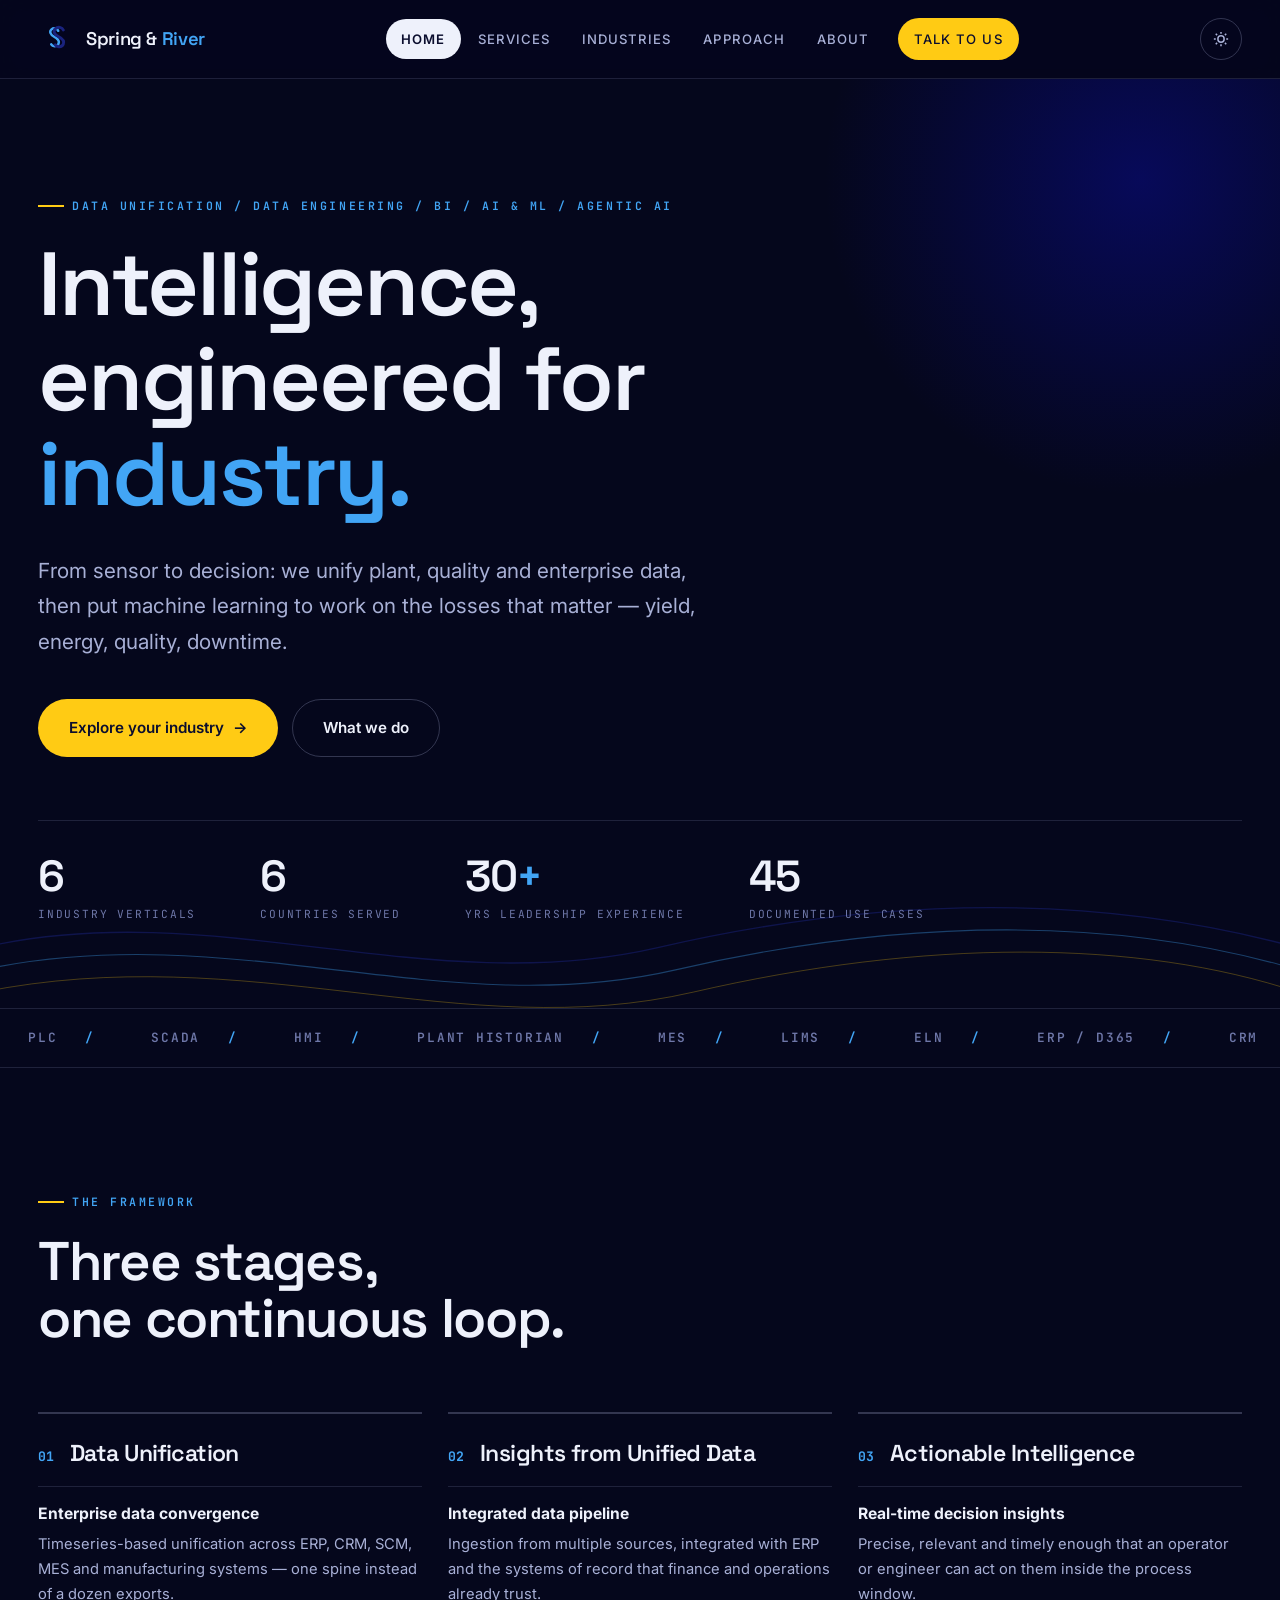
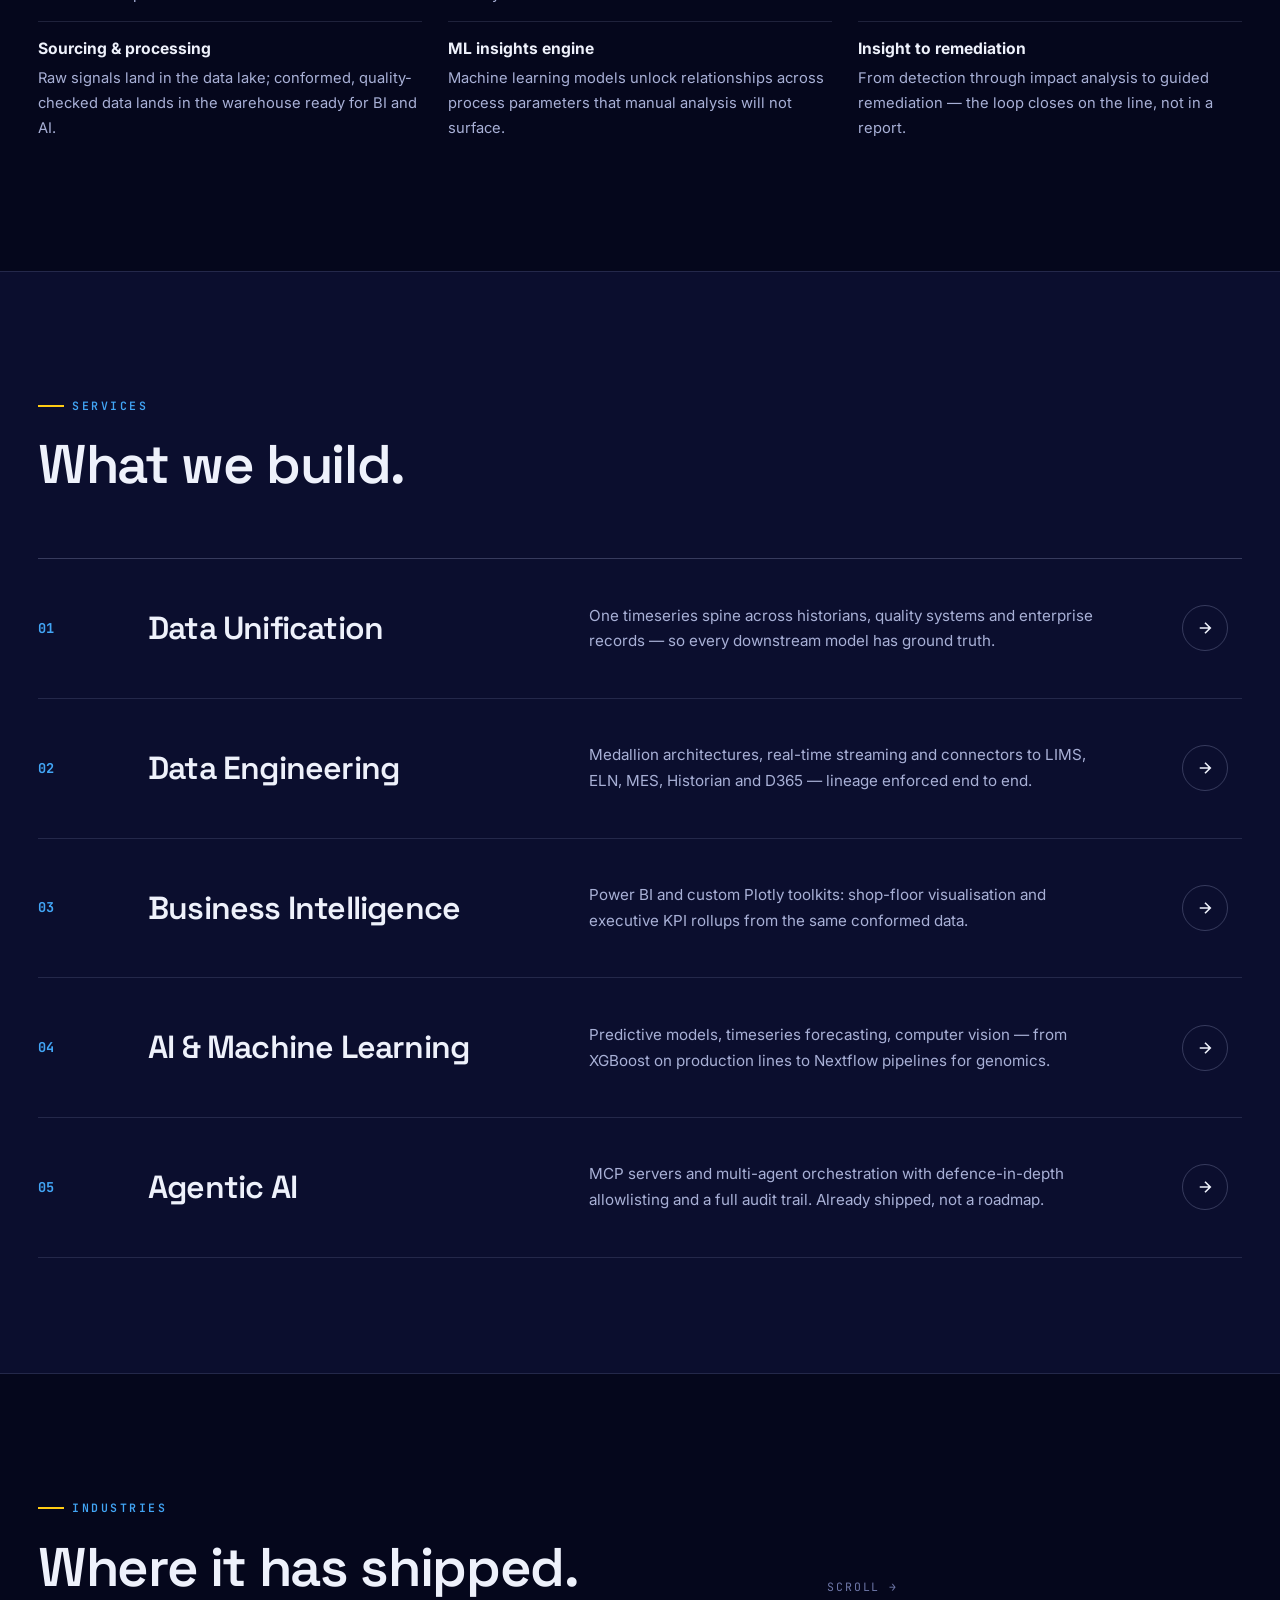
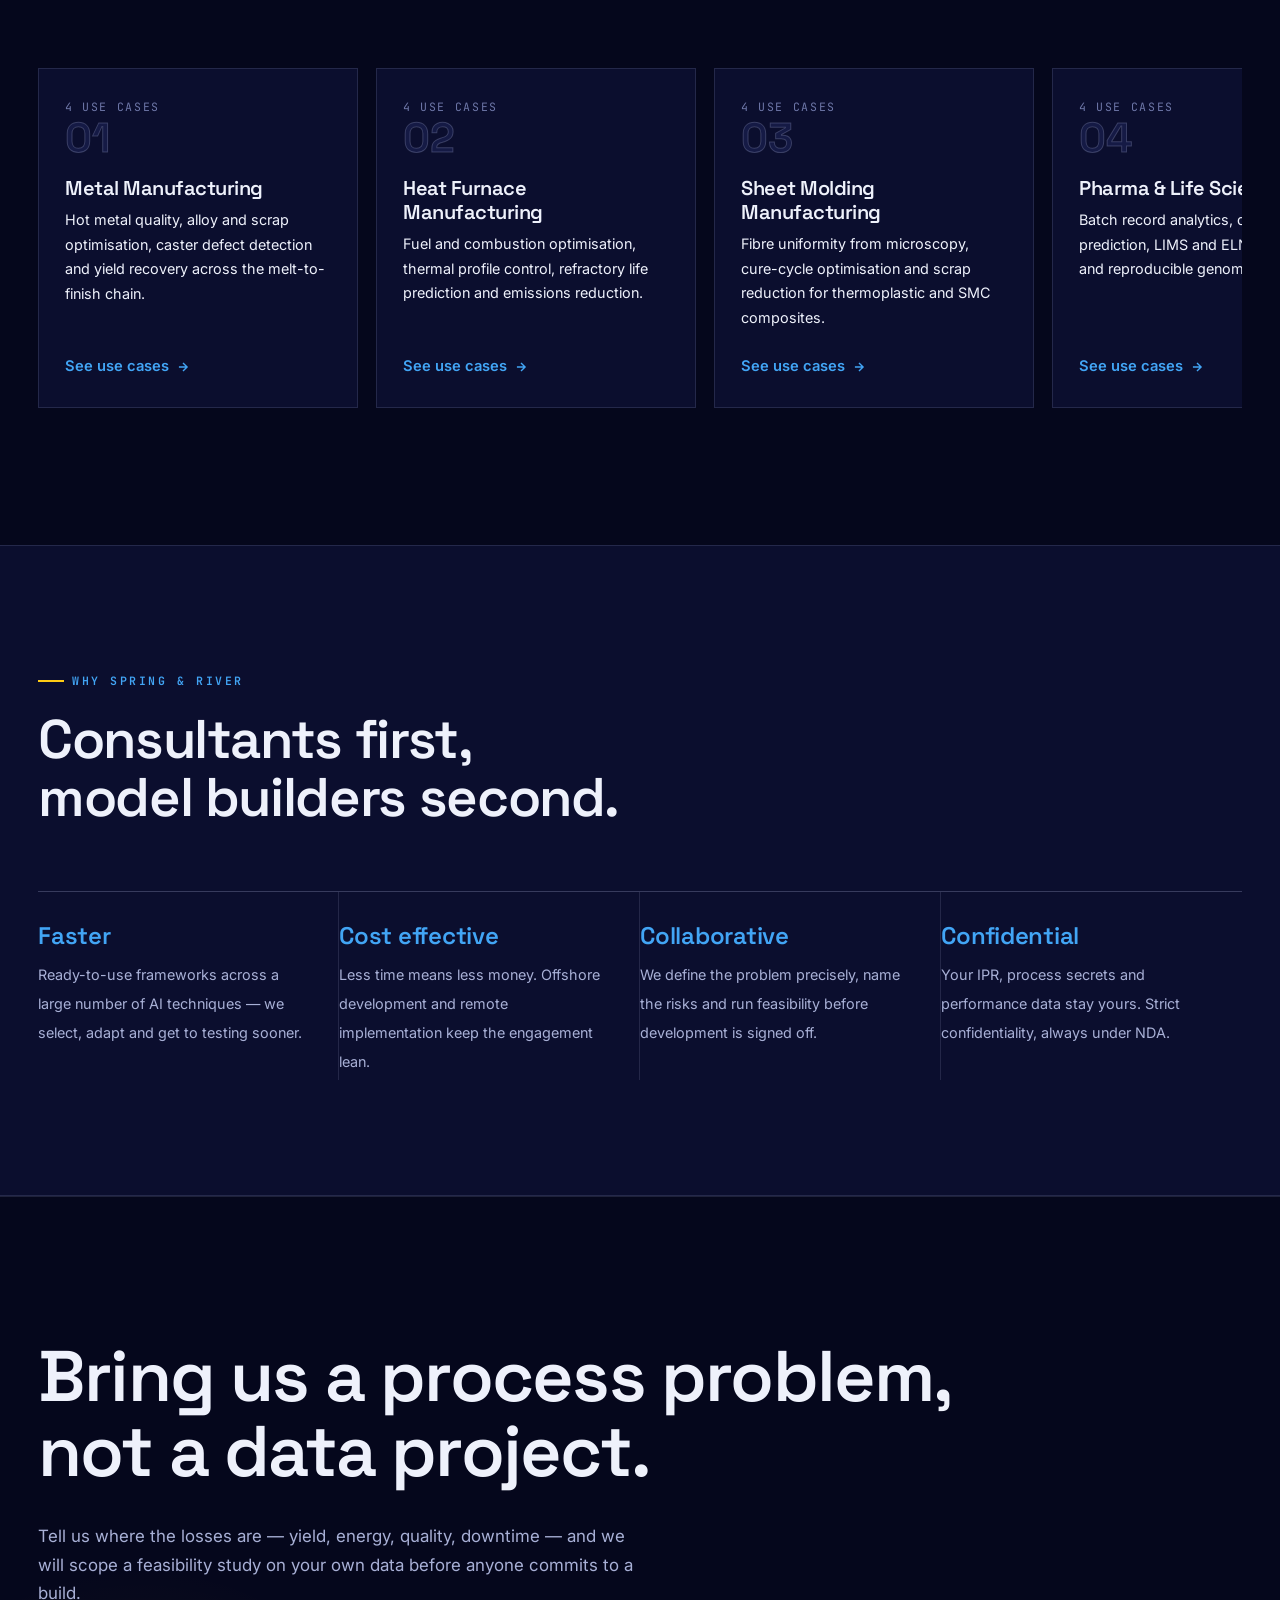
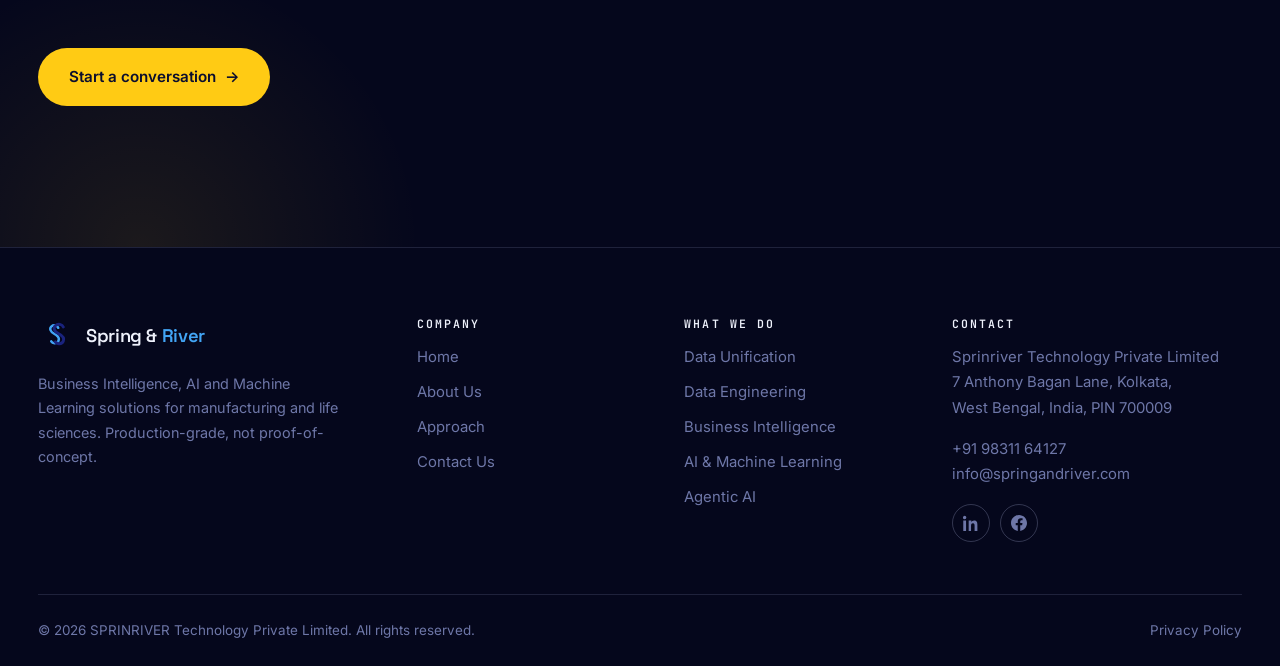
<file: index.html>
<!DOCTYPE html>
<html lang="en">
<head>
<meta charset="utf-8">
<meta name="viewport" content="width=device-width, initial-scale=1">
<title>Spring &amp; River | AI, ML and Business Intelligence for Manufacturing</title>
<meta name="description" content="Spring & River builds data unification, business intelligence, machine learning and agentic AI solutions for metals, heat treatment, composites, pharma, automotive and renewable biomass manufacturers.">
<meta name="author" content="Sprinriver Technology Private Limited">
<meta property="og:type" content="website">
<meta property="og:site_name" content="Spring &amp; River">
<meta property="og:title" content="Spring &amp; River | AI, ML and Business Intelligence for Manufacturing">
<meta property="og:description" content="Spring & River builds data unification, business intelligence, machine learning and agentic AI solutions for metals, heat treatment, composites, pharma, automotive and renewable biomass manufacturers.">
<meta name="twitter:card" content="summary_large_image">
<meta name="theme-color" content="#05071C">
<link rel="icon" type="image/svg+xml" href="assets/img/favicon.svg">
<link rel="apple-touch-icon" href="assets/img/apple-touch-icon.png">
<link rel="preconnect" href="https://fonts.googleapis.com">
<link rel="preconnect" href="https://fonts.gstatic.com" crossorigin>
<link href="https://fonts.googleapis.com/css2?family=Inter:wght@400;500;600;700&family=Space+Grotesk:wght@500;600;700&family=JetBrains+Mono:wght@500;600;700&display=swap" rel="stylesheet">
<link rel="stylesheet" href="assets/css/styles.css">
<script>
document.documentElement.className += " js";
try { if (localStorage.getItem("theme") === "light") document.documentElement.setAttribute("data-theme", "light"); } catch (e) {}
</script>
</head>
<body>
<a class="skip-link" href="#main">Skip to content</a>
<header class="site-header">
  <div class="wrap site-header__inner">
    <a class="brand" href="index.html">
      <img class="brand__mark" src="assets/img/logo.svg" alt="" width="34" height="34">
      <span class="brand__name">Spring &amp; <em>River</em></span>
    </a>
    <nav class="nav" id="site-nav">
      <a href="index.html" aria-current="page">Home</a>
      <a href="services.html">Services</a>
      <a href="industries.html">Industries</a>
      <a href="approach.html">Approach</a>
      <a href="about.html">About</a>
      <a class="btn btn--primary header-cta" href="contact.html">Talk to us</a>
    </nav>
    <div class="header-tools">
      <button class="theme-toggle" type="button" aria-label="Switch to light theme">
        <svg class="icon-sun" viewBox="0 0 24 24" fill="none" stroke="currentColor" stroke-width="2"><circle cx="12" cy="12" r="4.2"/><path d="M12 2.5v2.5M12 19v2.5M2.5 12H5M19 12h2.5M5 5l1.8 1.8M17.2 17.2 19 19M19 5l-1.8 1.8M6.8 17.2 5 19"/></svg>
        <svg class="icon-moon" viewBox="0 0 24 24" fill="none" stroke="currentColor" stroke-width="2"><path d="M20.5 14.5A8.5 8.5 0 0 1 9.5 3.5a8.5 8.5 0 1 0 11 11z"/></svg>
      </button>
      <button class="nav-toggle" type="button" aria-label="Toggle navigation" aria-expanded="false" aria-controls="site-nav"><span></span></button>
    </div>
  </div>
</header>
<main id="main">
<section class="hero">
  <div class="hero__glow" aria-hidden="true"></div>
  <svg class="hero__art" viewBox="0 0 1440 190" fill="none" preserveAspectRatio="none" aria-hidden="true">
    <path d="M-20 120 C 240 60, 480 180, 740 120 S 1240 60, 1460 120" stroke="#1A237E" stroke-width="1.5" opacity=".55"/>
    <path d="M-20 145 C 260 85, 500 205, 760 145 S 1260 85, 1460 145" stroke="#42A5F5" stroke-width="1.2" opacity=".4"/>
    <path d="M-20 170 C 280 110, 520 230, 780 170 S 1280 110, 1460 170" stroke="#FFCB14" stroke-width="1" opacity=".35"/>
  </svg>
  <div class="wrap">
    <span class="eyebrow reveal">Data Unification / Data Engineering / BI / AI &amp; ML / Agentic AI</span>
    <h1 class="reveal">Intelligence, engineered for <span class="accent">industry.</span></h1>
    <p class="hero__lede reveal">From sensor to decision: we unify plant, quality and enterprise data, then put machine learning to work on the losses that matter &mdash; yield, energy, quality, downtime.</p>
    <div class="hero__actions reveal">
      <a class="btn btn--primary" href="industries.html">Explore your industry <span class="btn__arrow">&rarr;</span></a>
      <a class="btn btn--ghost" href="services.html">What we do</a>
    </div>
    <div class="hero__stats reveal">
      <div class="hero__stat"><b>6</b><span>Industry verticals</span></div>
      <div class="hero__stat"><b>6</b><span>Countries served</span></div>
      <div class="hero__stat"><b>30<i>+</i></b><span>Yrs leadership experience</span></div>
      <div class="hero__stat"><b>45</b><span>Documented use cases</span></div>
    </div>
  </div>
</section>

<div class="ticker" aria-label="Systems we integrate with">
  <div class="ticker__track">
    <span class="ticker__item">PLC</span><span class="ticker__item">SCADA</span><span class="ticker__item">HMI</span>
    <span class="ticker__item">Plant Historian</span><span class="ticker__item">MES</span><span class="ticker__item">LIMS</span>
    <span class="ticker__item">ELN</span><span class="ticker__item">ERP / D365</span><span class="ticker__item">CRM</span>
    <span class="ticker__item">SCM</span><span class="ticker__item">Power BI</span><span class="ticker__item">IoT / Edge</span>
    <span class="ticker__item" aria-hidden="true">PLC</span><span class="ticker__item" aria-hidden="true">SCADA</span><span class="ticker__item" aria-hidden="true">HMI</span>
    <span class="ticker__item" aria-hidden="true">Plant Historian</span><span class="ticker__item" aria-hidden="true">MES</span><span class="ticker__item" aria-hidden="true">LIMS</span>
    <span class="ticker__item" aria-hidden="true">ELN</span><span class="ticker__item" aria-hidden="true">ERP / D365</span><span class="ticker__item" aria-hidden="true">CRM</span>
    <span class="ticker__item" aria-hidden="true">SCM</span><span class="ticker__item" aria-hidden="true">Power BI</span><span class="ticker__item" aria-hidden="true">IoT / Edge</span>
  </div>
</div>

<section class="section">
  <div class="wrap">
    <div class="section-head reveal">
      <span class="eyebrow">The framework</span>
      <h2>Three stages,<br>one continuous loop.</h2>
    </div>
    <div class="grid grid--3">
      <div class="pillar reveal">
        <div class="pillar__head"><h3>Data Unification</h3></div>
        <div class="pillar__item"><b>Enterprise data convergence</b><p>Timeseries-based unification across ERP, CRM, SCM, MES and manufacturing systems &mdash; one spine instead of a dozen exports.</p></div>
        <div class="pillar__item"><b>Sourcing &amp; processing</b><p>Raw signals land in the data lake; conformed, quality-checked data lands in the warehouse ready for BI and AI.</p></div>
      </div>
      <div class="pillar reveal">
        <div class="pillar__head"><h3>Insights from Unified Data</h3></div>
        <div class="pillar__item"><b>Integrated data pipeline</b><p>Ingestion from multiple sources, integrated with ERP and the systems of record that finance and operations already trust.</p></div>
        <div class="pillar__item"><b>ML insights engine</b><p>Machine learning models unlock relationships across process parameters that manual analysis will not surface.</p></div>
      </div>
      <div class="pillar reveal">
        <div class="pillar__head"><h3>Actionable Intelligence</h3></div>
        <div class="pillar__item"><b>Real-time decision insights</b><p>Precise, relevant and timely enough that an operator or engineer can act on them inside the process window.</p></div>
        <div class="pillar__item"><b>Insight to remediation</b><p>From detection through impact analysis to guided remediation &mdash; the loop closes on the line, not in a report.</p></div>
      </div>
    </div>
  </div>
</section>

<section class="section section--steel">
  <div class="wrap">
    <div class="section-head reveal">
      <span class="eyebrow">Services</span>
      <h2>What we build.</h2>
    </div>
    <div class="index reveal">
      <a class="index__row" href="services.html#data-unification">
        <span class="index__num">01</span>
        <h3>Data Unification</h3>
        <p>One timeseries spine across historians, quality systems and enterprise records &mdash; so every downstream model has ground truth.</p>
        <span class="index__arrow"><svg viewBox="0 0 24 24" fill="none" stroke="currentColor" stroke-width="2.2"><path d="M5 12h13M12 5l7 7-7 7"/></svg></span>
      </a>
      <a class="index__row" href="services.html#data-engineering">
        <span class="index__num">02</span>
        <h3>Data Engineering</h3>
        <p>Medallion architectures, real-time streaming and connectors to LIMS, ELN, MES, Historian and D365 &mdash; lineage enforced end to end.</p>
        <span class="index__arrow"><svg viewBox="0 0 24 24" fill="none" stroke="currentColor" stroke-width="2.2"><path d="M5 12h13M12 5l7 7-7 7"/></svg></span>
      </a>
      <a class="index__row" href="services.html#business-intelligence">
        <span class="index__num">03</span>
        <h3>Business Intelligence</h3>
        <p>Power BI and custom Plotly toolkits: shop-floor visualisation and executive KPI rollups from the same conformed data.</p>
        <span class="index__arrow"><svg viewBox="0 0 24 24" fill="none" stroke="currentColor" stroke-width="2.2"><path d="M5 12h13M12 5l7 7-7 7"/></svg></span>
      </a>
      <a class="index__row" href="services.html#ai-ml">
        <span class="index__num">04</span>
        <h3>AI &amp; Machine Learning</h3>
        <p>Predictive models, timeseries forecasting, computer vision &mdash; from XGBoost on production lines to Nextflow pipelines for genomics.</p>
        <span class="index__arrow"><svg viewBox="0 0 24 24" fill="none" stroke="currentColor" stroke-width="2.2"><path d="M5 12h13M12 5l7 7-7 7"/></svg></span>
      </a>
      <a class="index__row" href="services.html#agentic-ai">
        <span class="index__num">05</span>
        <h3>Agentic AI</h3>
        <p>MCP servers and multi-agent orchestration with defence-in-depth allowlisting and a full audit trail. Already shipped, not a roadmap.</p>
        <span class="index__arrow"><svg viewBox="0 0 24 24" fill="none" stroke="currentColor" stroke-width="2.2"><path d="M5 12h13M12 5l7 7-7 7"/></svg></span>
      </a>
    </div>
  </div>
</section>

<section class="section">
  <div class="wrap">
    <div class="rail-head section-head reveal">
      <div>
        <span class="eyebrow">Industries</span>
        <h2 style="margin-bottom:0">Where it has shipped.</h2>
      </div>
      <span class="rail-hint">Scroll &rarr;</span>
    </div>
  </div>
  <div class="wrap">
    <div class="rail reveal">
      <a class="rail__tile" href="industries.html#metal">
        <span class="uc-count">4 use cases</span>
        <div class="rail__num">01</div>
        <h3>Metal Manufacturing</h3>
        <p>Hot metal quality, alloy and scrap optimisation, caster defect detection and yield recovery across the melt-to-finish chain.</p>
        <span class="textlink">See use cases <svg width="14" height="14" viewBox="0 0 24 24" fill="none" stroke="currentColor" stroke-width="2.4"><path d="M5 12h13M12 5l7 7-7 7"/></svg></span>
      </a>
      <a class="rail__tile" href="industries.html#furnace">
        <span class="uc-count">4 use cases</span>
        <div class="rail__num">02</div>
        <h3>Heat Furnace Manufacturing</h3>
        <p>Fuel and combustion optimisation, thermal profile control, refractory life prediction and emissions reduction.</p>
        <span class="textlink">See use cases <svg width="14" height="14" viewBox="0 0 24 24" fill="none" stroke="currentColor" stroke-width="2.4"><path d="M5 12h13M12 5l7 7-7 7"/></svg></span>
      </a>
      <a class="rail__tile" href="industries.html#molding">
        <span class="uc-count">4 use cases</span>
        <div class="rail__num">03</div>
        <h3>Sheet Molding Manufacturing</h3>
        <p>Fibre uniformity from microscopy, cure-cycle optimisation and scrap reduction for thermoplastic and SMC composites.</p>
        <span class="textlink">See use cases <svg width="14" height="14" viewBox="0 0 24 24" fill="none" stroke="currentColor" stroke-width="2.4"><path d="M5 12h13M12 5l7 7-7 7"/></svg></span>
      </a>
      <a class="rail__tile" href="industries.html#pharma">
        <span class="uc-count">4 use cases</span>
        <div class="rail__num">04</div>
        <h3>Pharma &amp; Life Sciences</h3>
        <p>Batch record analytics, deviation prediction, LIMS and ELN integration, and reproducible genomics pipelines.</p>
        <span class="textlink">See use cases <svg width="14" height="14" viewBox="0 0 24 24" fill="none" stroke="currentColor" stroke-width="2.4"><path d="M5 12h13M12 5l7 7-7 7"/></svg></span>
      </a>
      <a class="rail__tile" href="industries.html#automobile">
        <span class="uc-count">4 use cases</span>
        <div class="rail__num">05</div>
        <h3>Automobile</h3>
        <p>Weld and paint defect vision, supplier quality analytics, warranty pattern mining and predictive maintenance.</p>
        <span class="textlink">See use cases <svg width="14" height="14" viewBox="0 0 24 24" fill="none" stroke="currentColor" stroke-width="2.4"><path d="M5 12h13M12 5l7 7-7 7"/></svg></span>
      </a>
      <a class="rail__tile" href="industries.html#biomass">
        <span class="uc-count">4 use cases</span>
        <div class="rail__num">06</div>
        <h3>Renewable Biomass</h3>
        <p>Feedstock variability compensation, torrefaction and pyrolysis yield optimisation, moisture and carbon accounting.</p>
        <span class="textlink">See use cases <svg width="14" height="14" viewBox="0 0 24 24" fill="none" stroke="currentColor" stroke-width="2.4"><path d="M5 12h13M12 5l7 7-7 7"/></svg></span>
      </a>
    </div>
  </div>
</section>

<section class="section section--steel">
  <div class="wrap">
    <div class="section-head reveal">
      <span class="eyebrow">Why Spring &amp; River</span>
      <h2>Consultants first,<br>model builders second.</h2>
    </div>
    <div class="stat-strip reveal">
      <div><b>Faster</b><span>Ready-to-use frameworks across a large number of AI techniques &mdash; we select, adapt and get to testing sooner.</span></div>
      <div><b>Cost effective</b><span>Less time means less money. Offshore development and remote implementation keep the engagement lean.</span></div>
      <div><b>Collaborative</b><span>We define the problem precisely, name the risks and run feasibility before development is signed off.</span></div>
      <div><b>Confidential</b><span>Your IPR, process secrets and performance data stay yours. Strict confidentiality, always under NDA.</span></div>
    </div>
  </div>
</section>
<section class="cta-band">
  <div class="wrap">
    <div class="cta-band__inner reveal">
      <div>
        <h2>Bring us a process problem, not a data project.</h2>
        <p>Tell us where the losses are — yield, energy, quality, downtime — and we will scope a feasibility study on your own data before anyone commits to a build.</p>
      </div>
      <a class="btn btn--primary" href="contact.html">Start a conversation <span class="btn__arrow">&rarr;</span></a>
    </div>
  </div>
</section>
</main>
<footer class="site-footer">
  <div class="wrap">
    <div class="footer-grid">
      <div class="footer-brand">
        <span class="brand">
          <img class="brand__mark" src="assets/img/logo.svg" alt="" width="34" height="34">
          <span class="brand__name">Spring &amp; <em>River</em></span>
        </span>
        <p>Business Intelligence, AI and Machine Learning solutions for manufacturing and life sciences. Production-grade, not proof-of-concept.</p>
      </div>
      <div>
        <h4>Company</h4>
        <ul>
          <li><a href="index.html">Home</a></li>
          <li><a href="about.html">About Us</a></li>
          <li><a href="approach.html">Approach</a></li>
          <li><a href="contact.html">Contact Us</a></li>
        </ul>
      </div>
      <div>
        <h4>What We Do</h4>
        <ul>
          <li><a href="services.html#data-unification">Data Unification</a></li>
          <li><a href="services.html#data-engineering">Data Engineering</a></li>
          <li><a href="services.html#business-intelligence">Business Intelligence</a></li>
          <li><a href="services.html#ai-ml">AI &amp; Machine Learning</a></li>
          <li><a href="services.html#agentic-ai">Agentic AI</a></li>
        </ul>
      </div>
      <div>
        <h4>Contact</h4>
        <p>Sprinriver Technology Private Limited<br>
        7 Anthony Bagan Lane, Kolkata,<br>West Bengal, India, PIN 700009</p>
        <p><a href="tel:+919831164127">+91 98311 64127</a><br>
        <a href="mailto:info@springandriver.com">info@springandriver.com</a></p>
        <div class="social">
          <a href="https://www.linkedin.com/company/sprinriver-technology-private-limited" aria-label="LinkedIn" rel="noopener" target="_blank"><svg viewBox="0 0 24 24" fill="currentColor"><path d="M4.98 3.5A2.5 2.5 0 1 1 0 3.5a2.5 2.5 0 0 1 4.98 0zM.4 8.4h4.2V24H.4zM8.5 8.4h4v2.1h.06c.56-1.06 1.93-2.18 3.98-2.18 4.25 0 5.04 2.8 5.04 6.44V24h-4.2v-7.4c0-1.77-.03-4.04-2.46-4.04-2.47 0-2.85 1.92-2.85 3.91V24H8.5z"/></svg></a>
          <a href="https://www.facebook.com/springandriver/" aria-label="Facebook" rel="noopener" target="_blank"><svg viewBox="0 0 24 24" fill="currentColor"><path d="M24 12.07C24 5.4 18.63 0 12 0S0 5.4 0 12.07C0 18.1 4.39 23.1 10.13 24v-8.44H7.08v-3.49h3.05V9.41c0-3.02 1.79-4.69 4.53-4.69 1.31 0 2.68.24 2.68.24v2.96h-1.51c-1.49 0-1.96.93-1.96 1.89v2.26h3.33l-.53 3.49h-2.8V24C19.61 23.1 24 18.1 24 12.07z"/></svg></a>
        </div>
      </div>
    </div>
    <div class="footer-bottom">
      <span>&copy; <span data-year>2026</span> SPRINRIVER Technology Private Limited. All rights reserved.</span>
      <span><a href="privacy-policy.html">Privacy Policy</a></span>
    </div>
  </div>
</footer>
<script src="assets/js/main.js"></script>
</body>
</html>
</file>
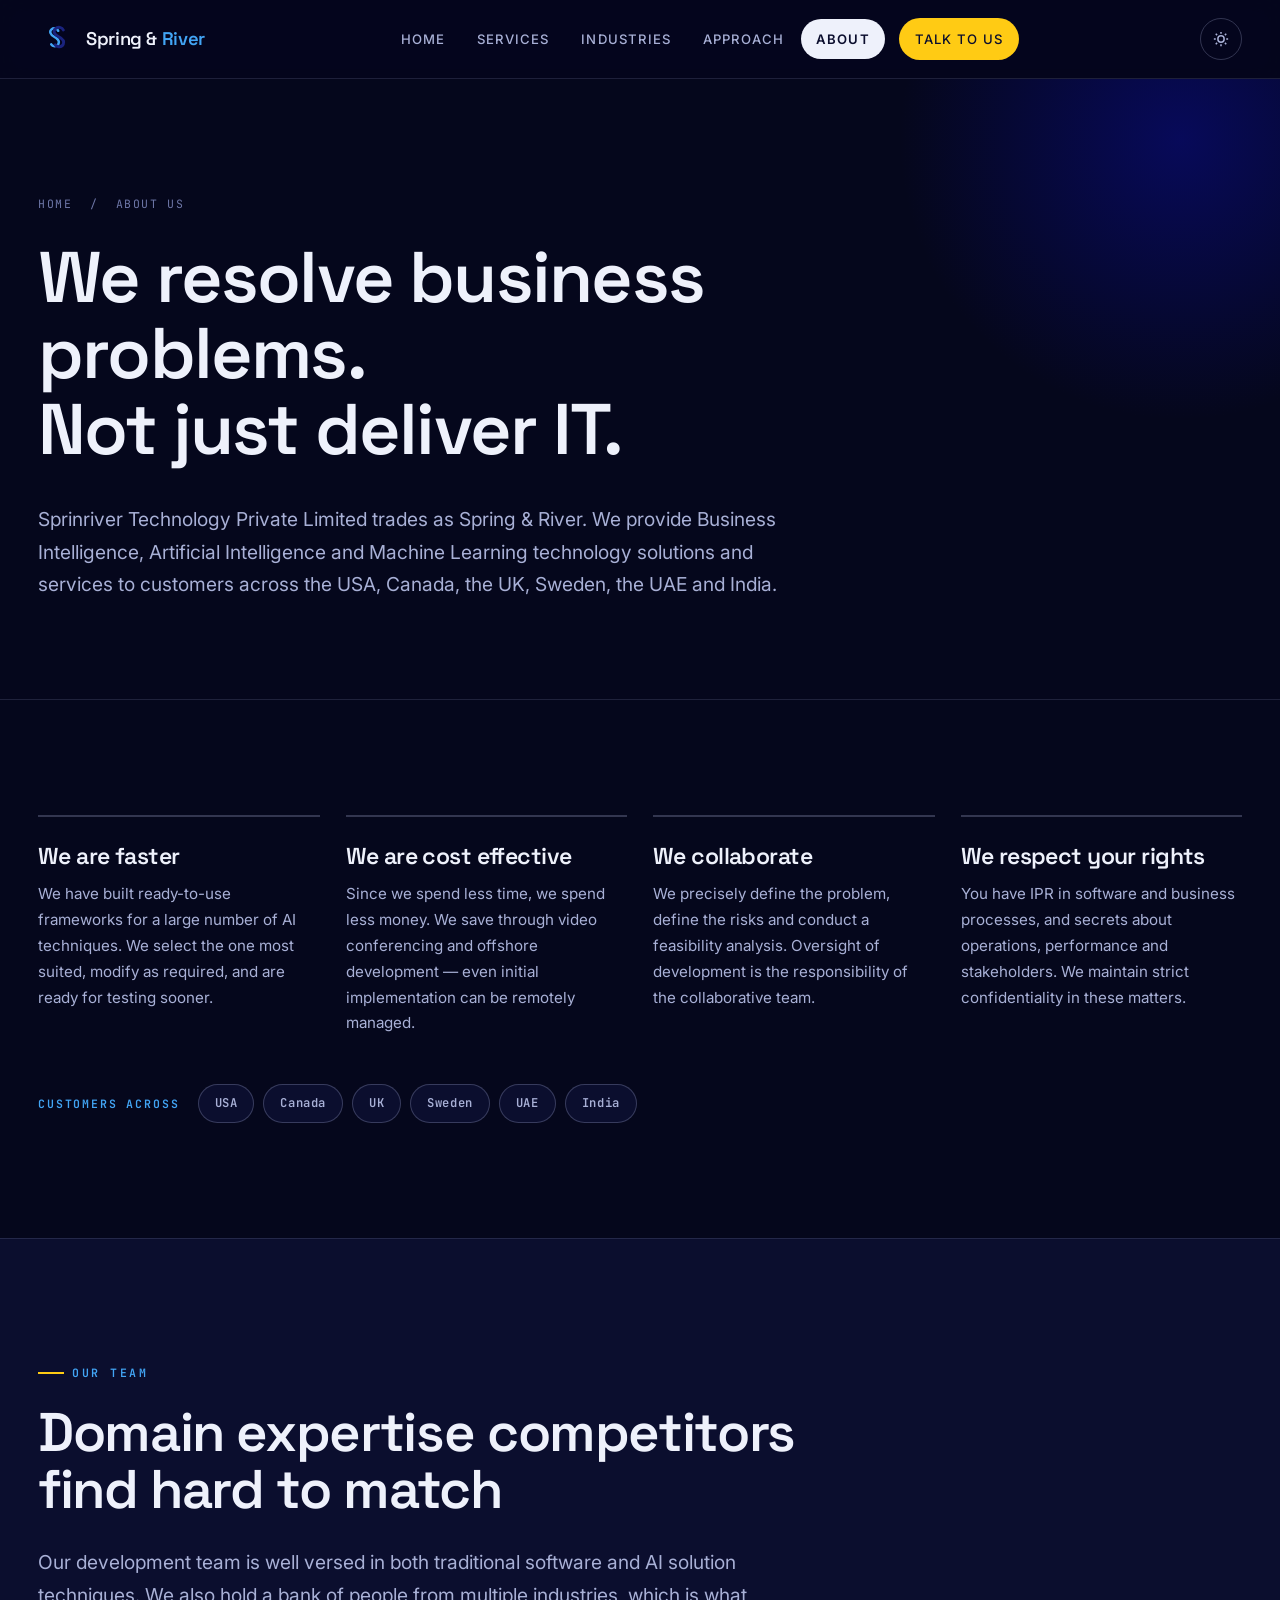
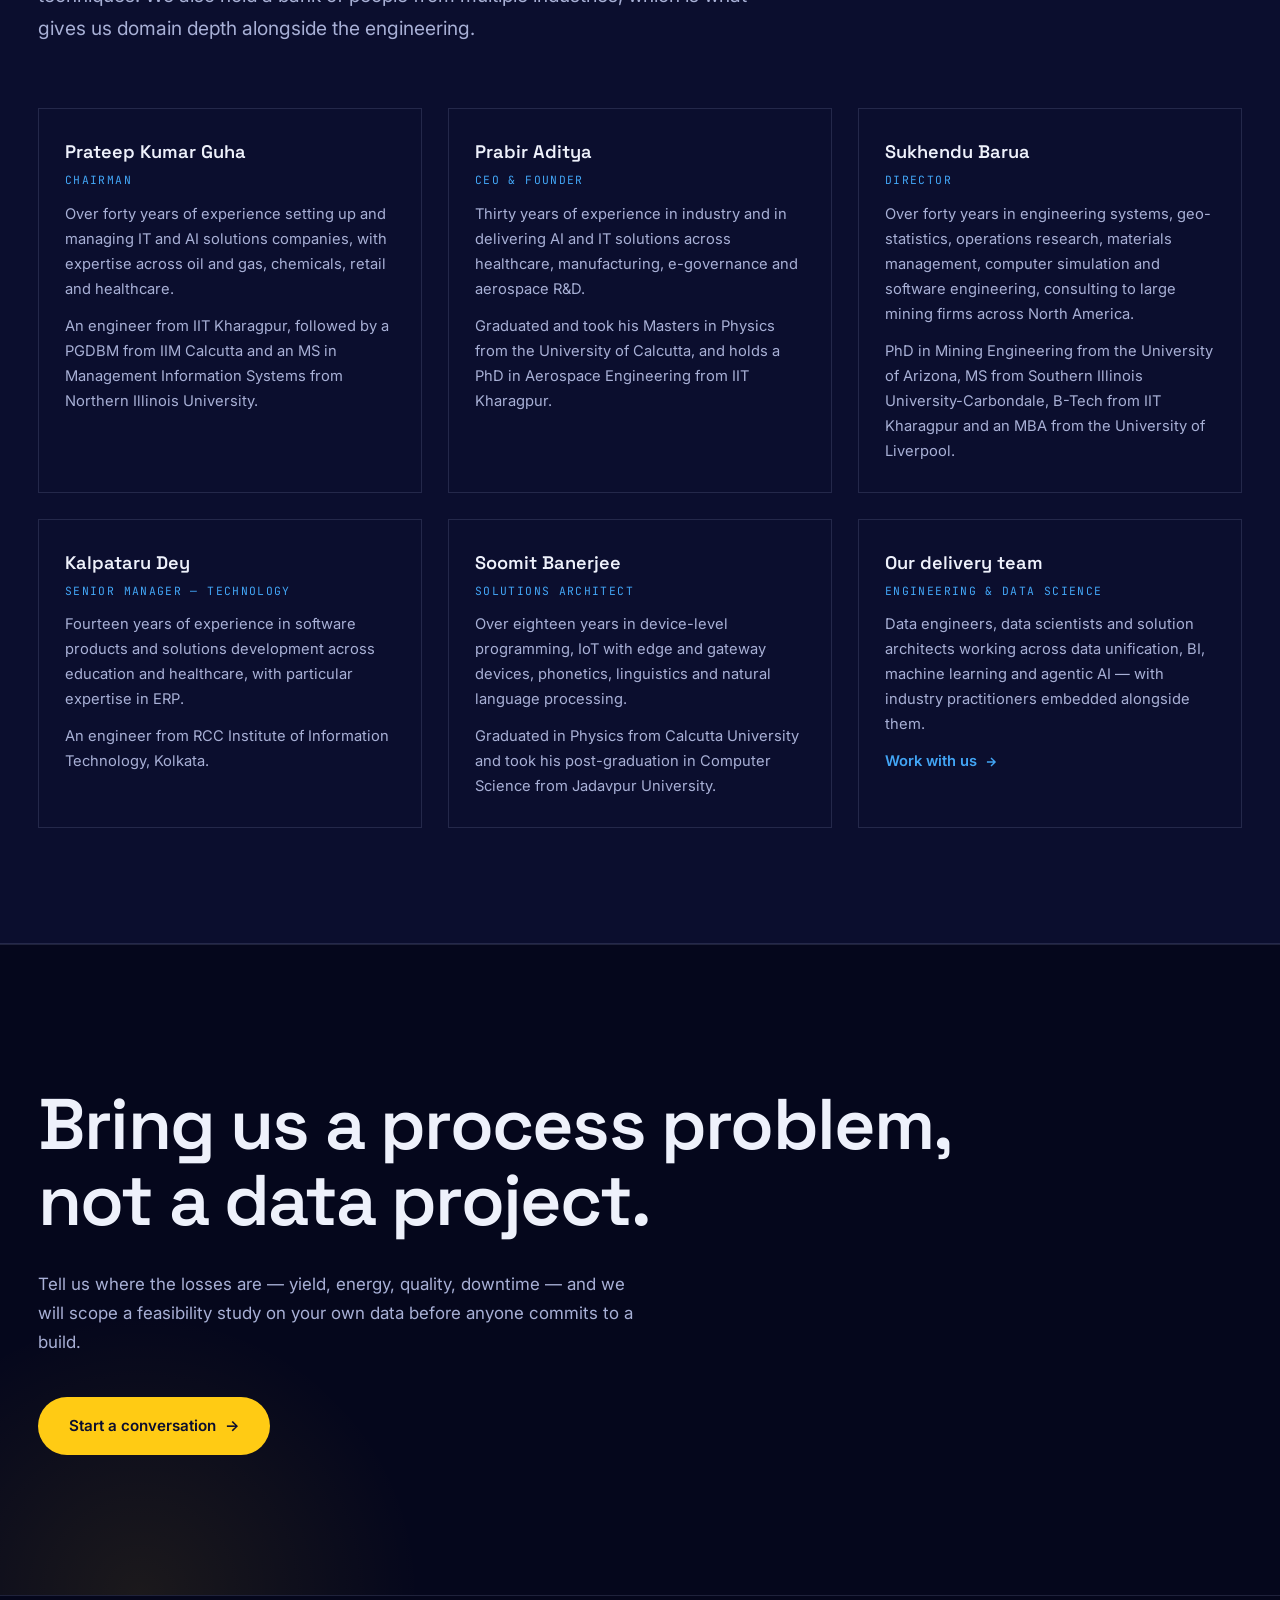
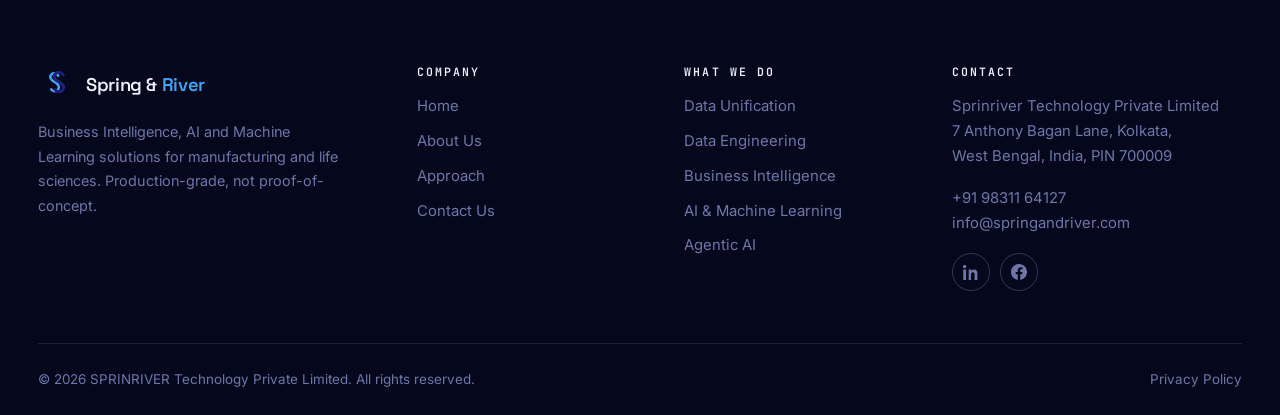
<file: about.html>
<!DOCTYPE html>
<html lang="en">
<head>
<meta charset="utf-8">
<meta name="viewport" content="width=device-width, initial-scale=1">
<title>About Us | Spring &amp; River</title>
<meta name="description" content="Sprinriver Technology Private Limited trading as Spring & River — a leadership team with decades of experience delivering AI, ML, IoT and BI solutions across industry verticals.">
<meta name="author" content="Sprinriver Technology Private Limited">
<meta property="og:type" content="website">
<meta property="og:site_name" content="Spring &amp; River">
<meta property="og:title" content="About Us | Spring &amp; River">
<meta property="og:description" content="Sprinriver Technology Private Limited trading as Spring & River — a leadership team with decades of experience delivering AI, ML, IoT and BI solutions across industry verticals.">
<meta name="twitter:card" content="summary_large_image">
<meta name="theme-color" content="#05071C">
<link rel="icon" type="image/svg+xml" href="assets/img/favicon.svg">
<link rel="apple-touch-icon" href="assets/img/apple-touch-icon.png">
<link rel="preconnect" href="https://fonts.googleapis.com">
<link rel="preconnect" href="https://fonts.gstatic.com" crossorigin>
<link href="https://fonts.googleapis.com/css2?family=Inter:wght@400;500;600;700&family=Space+Grotesk:wght@500;600;700&family=JetBrains+Mono:wght@500;600;700&display=swap" rel="stylesheet">
<link rel="stylesheet" href="assets/css/styles.css">
<script>
document.documentElement.className += " js";
try { if (localStorage.getItem("theme") === "light") document.documentElement.setAttribute("data-theme", "light"); } catch (e) {}
</script>
</head>
<body>
<a class="skip-link" href="#main">Skip to content</a>
<header class="site-header">
  <div class="wrap site-header__inner">
    <a class="brand" href="index.html">
      <img class="brand__mark" src="assets/img/logo.svg" alt="" width="34" height="34">
      <span class="brand__name">Spring &amp; <em>River</em></span>
    </a>
    <nav class="nav" id="site-nav">
      <a href="index.html">Home</a>
      <a href="services.html">Services</a>
      <a href="industries.html">Industries</a>
      <a href="approach.html">Approach</a>
      <a href="about.html" aria-current="page">About</a>
      <a class="btn btn--primary header-cta" href="contact.html">Talk to us</a>
    </nav>
    <div class="header-tools">
      <button class="theme-toggle" type="button" aria-label="Switch to light theme">
        <svg class="icon-sun" viewBox="0 0 24 24" fill="none" stroke="currentColor" stroke-width="2"><circle cx="12" cy="12" r="4.2"/><path d="M12 2.5v2.5M12 19v2.5M2.5 12H5M19 12h2.5M5 5l1.8 1.8M17.2 17.2 19 19M19 5l-1.8 1.8M6.8 17.2 5 19"/></svg>
        <svg class="icon-moon" viewBox="0 0 24 24" fill="none" stroke="currentColor" stroke-width="2"><path d="M20.5 14.5A8.5 8.5 0 0 1 9.5 3.5a8.5 8.5 0 1 0 11 11z"/></svg>
      </button>
      <button class="nav-toggle" type="button" aria-label="Toggle navigation" aria-expanded="false" aria-controls="site-nav"><span></span></button>
    </div>
  </div>
</header>
<main id="main">
<section class="page-hero">
  <div class="wrap">
    <div class="breadcrumb"><a href="index.html">Home</a> &nbsp;/&nbsp; About Us</div>
    <h1>We resolve business problems.<br>Not just deliver IT.</h1>
    <p class="lede">Sprinriver Technology Private Limited trades as Spring &amp; River. We provide Business Intelligence, Artificial Intelligence and Machine Learning technology solutions and services to customers across the USA, Canada, the UK, Sweden, the UAE and India.</p>
  </div>
</section>

<section class="section">
  <div class="wrap">
    <div class="grid grid--4">
      <div class="card reveal"><h3>We are faster</h3><p>We have built ready-to-use frameworks for a large number of AI techniques. We select the one most suited, modify as required, and are ready for testing sooner.</p></div>
      <div class="card reveal"><h3>We are cost effective</h3><p>Since we spend less time, we spend less money. We save through video conferencing and offshore development &mdash; even initial implementation can be remotely managed.</p></div>
      <div class="card reveal"><h3>We collaborate</h3><p>We precisely define the problem, define the risks and conduct a feasibility analysis. Oversight of development is the responsibility of the collaborative team.</p></div>
      <div class="card reveal"><h3>We respect your rights</h3><p>You have IPR in software and business processes, and secrets about operations, performance and stakeholders. We maintain strict confidentiality in these matters.</p></div>
    </div>

    <div class="countries reveal">
      <span class="countries__label">Customers across</span>
      <ul class="chips" role="list">
        <li class="chip">USA</li><li class="chip">Canada</li><li class="chip">UK</li>
        <li class="chip">Sweden</li><li class="chip">UAE</li><li class="chip">India</li>
      </ul>
    </div>
  </div>
</section>

<section class="section section--steel">
  <div class="wrap">
    <div class="section-head reveal">
      <span class="eyebrow">Our team</span>
      <h2>Domain expertise competitors find hard to match</h2>
      <p class="lede">Our development team is well versed in both traditional software and AI solution techniques. We also hold a bank of people from multiple industries, which is what gives us domain depth alongside the engineering.</p>
    </div>
    <div class="grid grid--3">
      <div class="person reveal">
        <div class="person__name">Prateep Kumar Guha</div>
        <div class="person__role">Chairman</div>
        <p>Over forty years of experience setting up and managing IT and AI solutions companies, with expertise across oil and gas, chemicals, retail and healthcare.</p>
        <p>An engineer from IIT Kharagpur, followed by a PGDBM from IIM Calcutta and an MS in Management Information Systems from Northern Illinois University.</p>
      </div>
      <div class="person reveal">
        <div class="person__name">Prabir Aditya</div>
        <div class="person__role">CEO &amp; Founder</div>
        <p>Thirty years of experience in industry and in delivering AI and IT solutions across healthcare, manufacturing, e-governance and aerospace R&amp;D.</p>
        <p>Graduated and took his Masters in Physics from the University of Calcutta, and holds a PhD in Aerospace Engineering from IIT Kharagpur.</p>
      </div>
      <div class="person reveal">
        <div class="person__name">Sukhendu Barua</div>
        <div class="person__role">Director</div>
        <p>Over forty years in engineering systems, geo-statistics, operations research, materials management, computer simulation and software engineering, consulting to large mining firms across North America.</p>
        <p>PhD in Mining Engineering from the University of Arizona, MS from Southern Illinois University-Carbondale, B-Tech from IIT Kharagpur and an MBA from the University of Liverpool.</p>
      </div>
      <div class="person reveal">
        <div class="person__name">Kalpataru Dey</div>
        <div class="person__role">Senior Manager &mdash; Technology</div>
        <p>Fourteen years of experience in software products and solutions development across education and healthcare, with particular expertise in ERP.</p>
        <p>An engineer from RCC Institute of Information Technology, Kolkata.</p>
      </div>
      <div class="person reveal">
        <div class="person__name">Soomit Banerjee</div>
        <div class="person__role">Solutions Architect</div>
        <p>Over eighteen years in device-level programming, IoT with edge and gateway devices, phonetics, linguistics and natural language processing.</p>
        <p>Graduated in Physics from Calcutta University and took his post-graduation in Computer Science from Jadavpur University.</p>
      </div>
      <div class="person reveal">
        <div class="person__name">Our delivery team</div>
        <div class="person__role">Engineering &amp; Data Science</div>
        <p>Data engineers, data scientists and solution architects working across data unification, BI, machine learning and agentic AI &mdash; with industry practitioners embedded alongside them.</p>
        <p><a class="textlink" href="contact.html">Work with us <svg width="14" height="14" viewBox="0 0 24 24" fill="none" stroke="currentColor" stroke-width="2.4"><path d="M5 12h13M12 5l7 7-7 7"/></svg></a></p>
      </div>
    </div>
  </div>
</section>
<section class="cta-band">
  <div class="wrap">
    <div class="cta-band__inner reveal">
      <div>
        <h2>Bring us a process problem, not a data project.</h2>
        <p>Tell us where the losses are — yield, energy, quality, downtime — and we will scope a feasibility study on your own data before anyone commits to a build.</p>
      </div>
      <a class="btn btn--primary" href="contact.html">Start a conversation <span class="btn__arrow">&rarr;</span></a>
    </div>
  </div>
</section>
</main>
<footer class="site-footer">
  <div class="wrap">
    <div class="footer-grid">
      <div class="footer-brand">
        <span class="brand">
          <img class="brand__mark" src="assets/img/logo.svg" alt="" width="34" height="34">
          <span class="brand__name">Spring &amp; <em>River</em></span>
        </span>
        <p>Business Intelligence, AI and Machine Learning solutions for manufacturing and life sciences. Production-grade, not proof-of-concept.</p>
      </div>
      <div>
        <h4>Company</h4>
        <ul>
          <li><a href="index.html">Home</a></li>
          <li><a href="about.html">About Us</a></li>
          <li><a href="approach.html">Approach</a></li>
          <li><a href="contact.html">Contact Us</a></li>
        </ul>
      </div>
      <div>
        <h4>What We Do</h4>
        <ul>
          <li><a href="services.html#data-unification">Data Unification</a></li>
          <li><a href="services.html#data-engineering">Data Engineering</a></li>
          <li><a href="services.html#business-intelligence">Business Intelligence</a></li>
          <li><a href="services.html#ai-ml">AI &amp; Machine Learning</a></li>
          <li><a href="services.html#agentic-ai">Agentic AI</a></li>
        </ul>
      </div>
      <div>
        <h4>Contact</h4>
        <p>Sprinriver Technology Private Limited<br>
        7 Anthony Bagan Lane, Kolkata,<br>West Bengal, India, PIN 700009</p>
        <p><a href="tel:+919831164127">+91 98311 64127</a><br>
        <a href="mailto:info@springandriver.com">info@springandriver.com</a></p>
        <div class="social">
          <a href="https://www.linkedin.com/company/sprinriver-technology-private-limited" aria-label="LinkedIn" rel="noopener" target="_blank"><svg viewBox="0 0 24 24" fill="currentColor"><path d="M4.98 3.5A2.5 2.5 0 1 1 0 3.5a2.5 2.5 0 0 1 4.98 0zM.4 8.4h4.2V24H.4zM8.5 8.4h4v2.1h.06c.56-1.06 1.93-2.18 3.98-2.18 4.25 0 5.04 2.8 5.04 6.44V24h-4.2v-7.4c0-1.77-.03-4.04-2.46-4.04-2.47 0-2.85 1.92-2.85 3.91V24H8.5z"/></svg></a>
          <a href="https://www.facebook.com/springandriver/" aria-label="Facebook" rel="noopener" target="_blank"><svg viewBox="0 0 24 24" fill="currentColor"><path d="M24 12.07C24 5.4 18.63 0 12 0S0 5.4 0 12.07C0 18.1 4.39 23.1 10.13 24v-8.44H7.08v-3.49h3.05V9.41c0-3.02 1.79-4.69 4.53-4.69 1.31 0 2.68.24 2.68.24v2.96h-1.51c-1.49 0-1.96.93-1.96 1.89v2.26h3.33l-.53 3.49h-2.8V24C19.61 23.1 24 18.1 24 12.07z"/></svg></a>
        </div>
      </div>
    </div>
    <div class="footer-bottom">
      <span>&copy; <span data-year>2026</span> SPRINRIVER Technology Private Limited. All rights reserved.</span>
      <span><a href="privacy-policy.html">Privacy Policy</a></span>
    </div>
  </div>
</footer>
<script src="assets/js/main.js"></script>
</body>
</html>
</file>
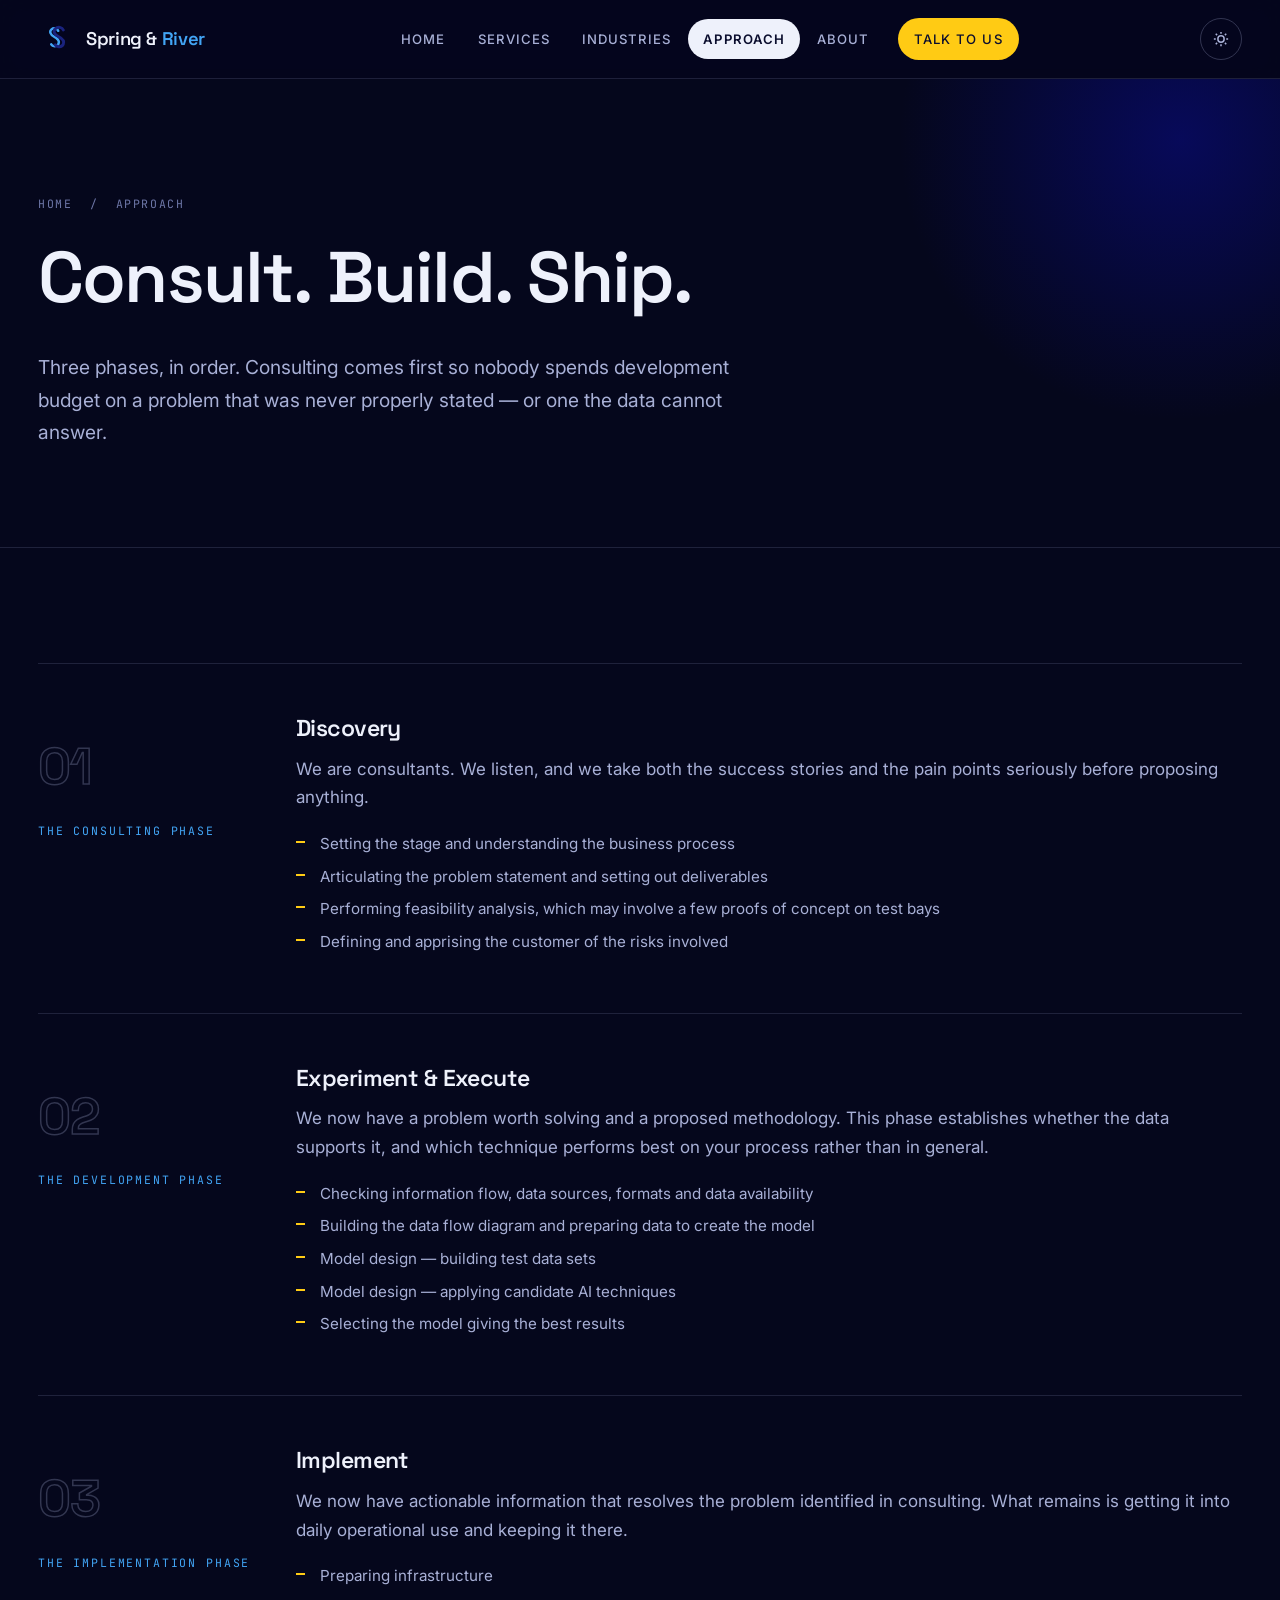
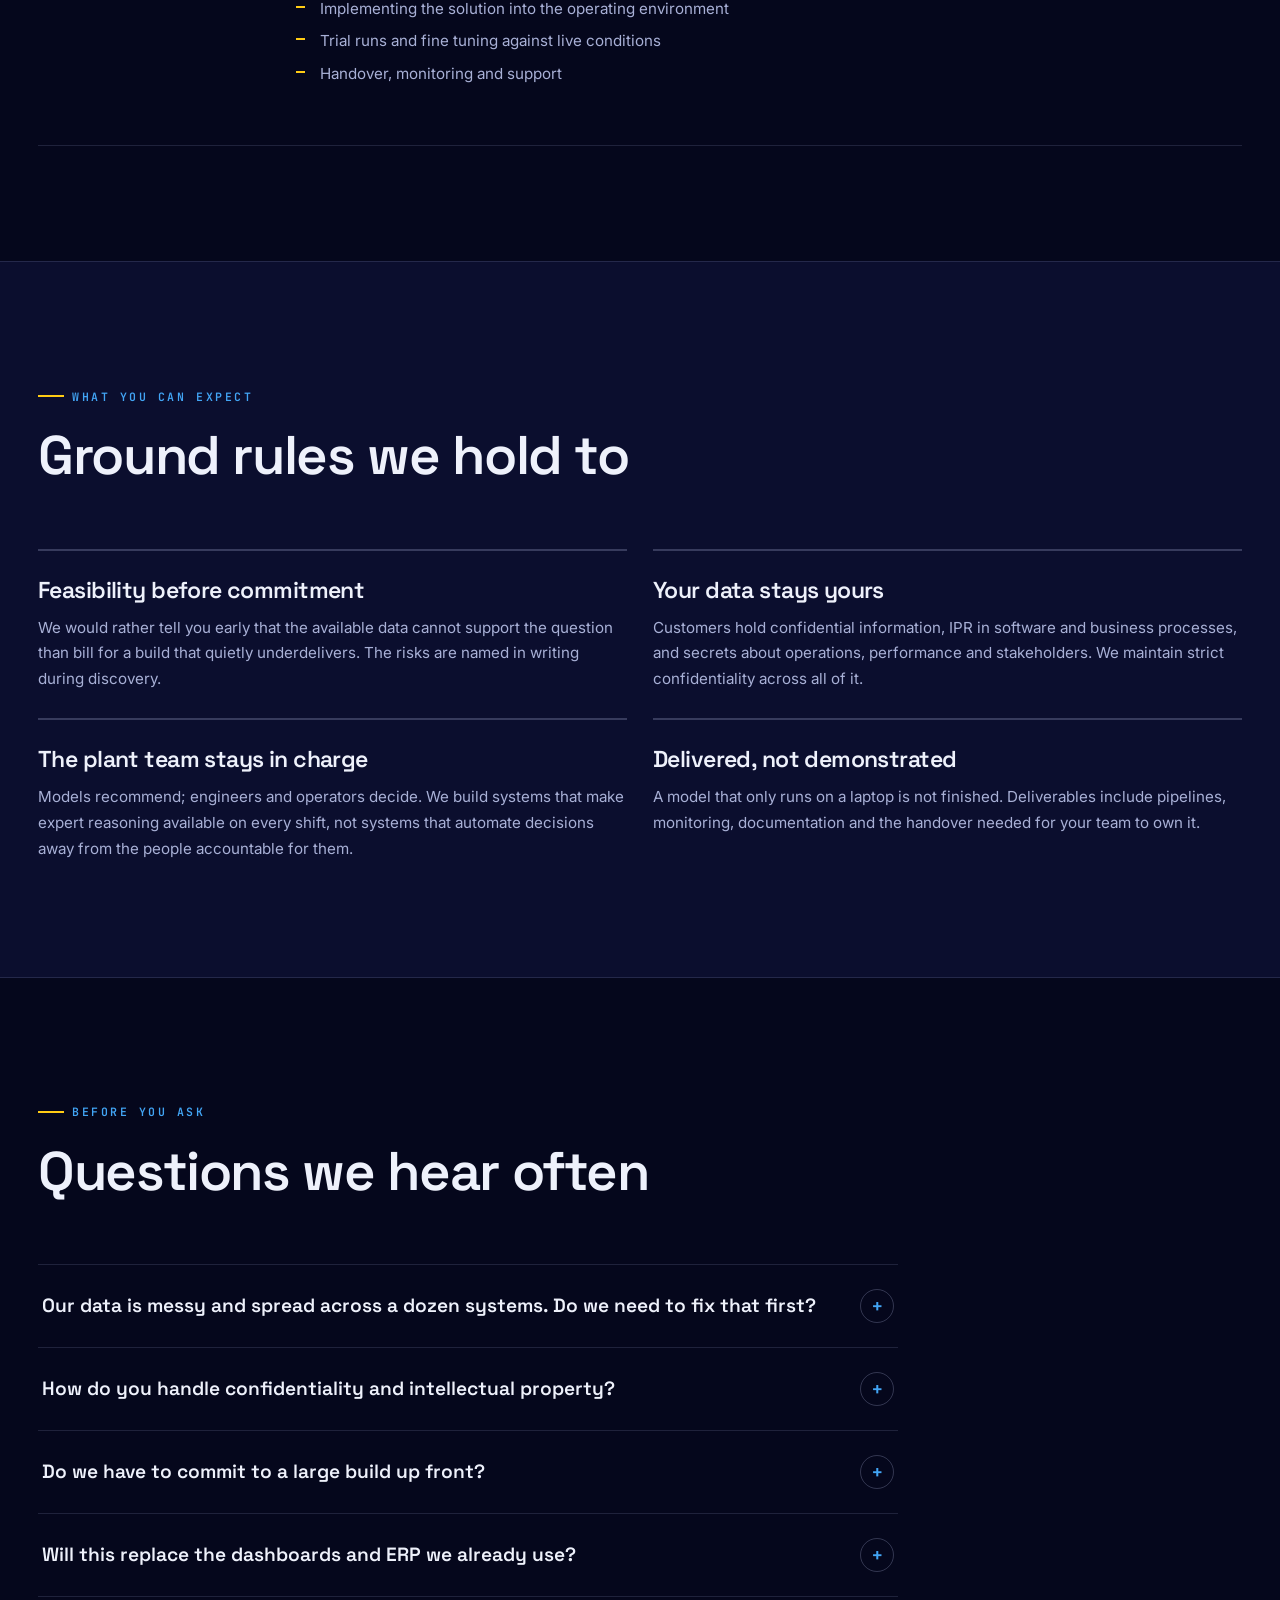
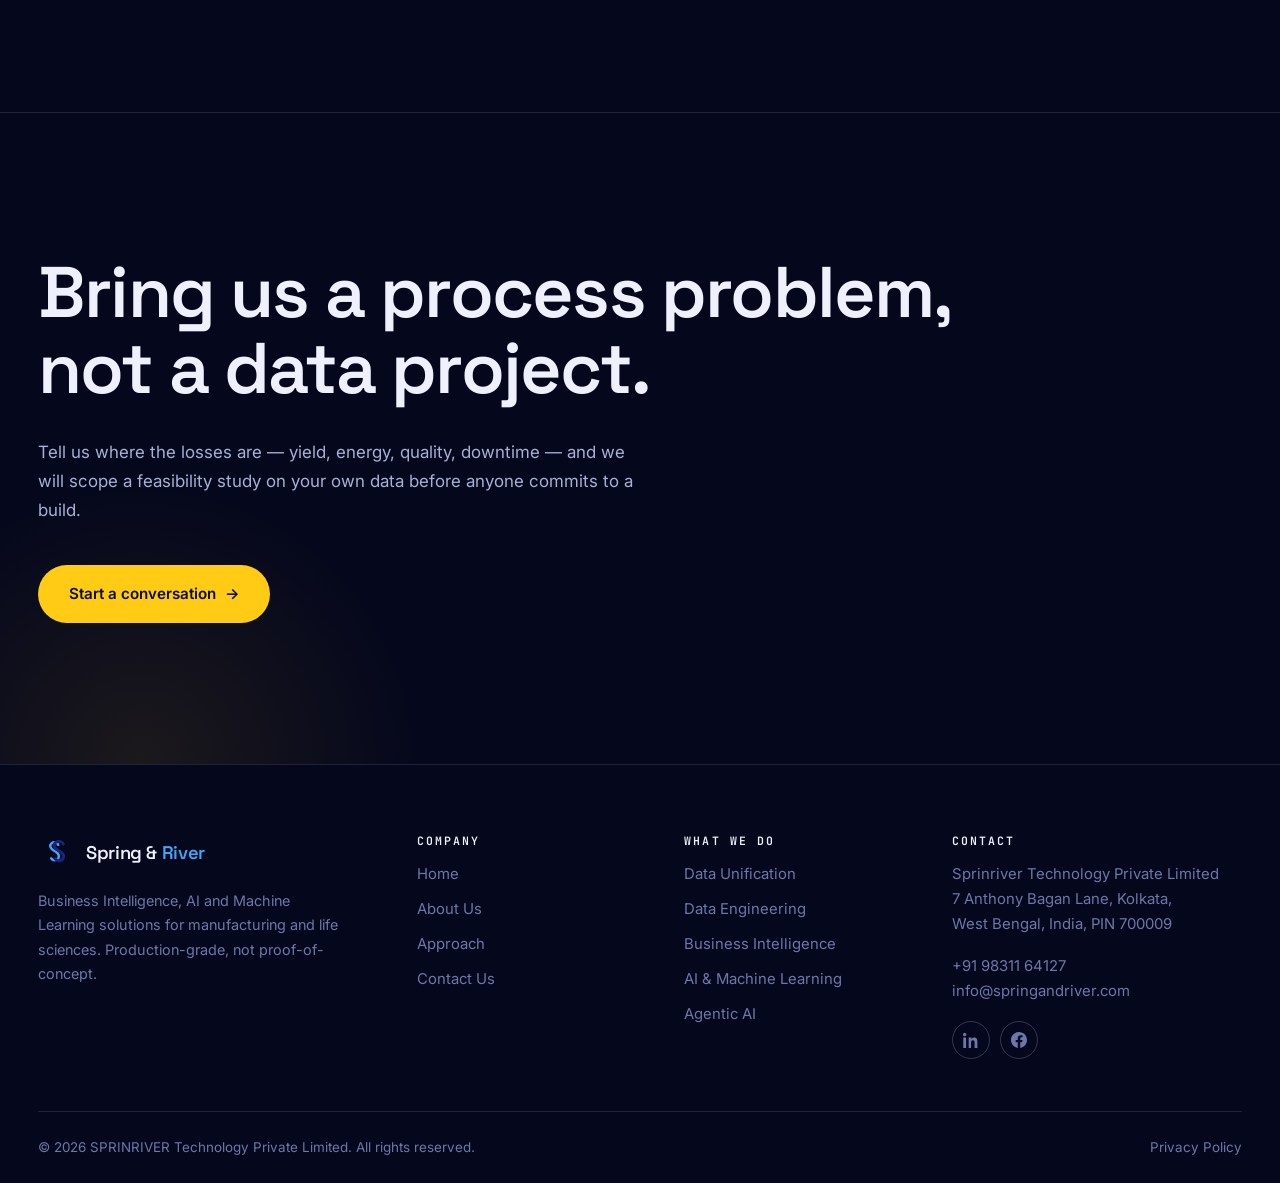
<file: approach.html>
<!DOCTYPE html>
<html lang="en">
<head>
<meta charset="utf-8">
<meta name="viewport" content="width=device-width, initial-scale=1">
<title>Approach | Spring &amp; River</title>
<meta name="description" content="Our three-phase engagement approach: discovery and consulting, experiment and execute, then implementation — with feasibility established before commitment.">
<meta name="author" content="Sprinriver Technology Private Limited">
<meta property="og:type" content="website">
<meta property="og:site_name" content="Spring &amp; River">
<meta property="og:title" content="Approach | Spring &amp; River">
<meta property="og:description" content="Our three-phase engagement approach: discovery and consulting, experiment and execute, then implementation — with feasibility established before commitment.">
<meta name="twitter:card" content="summary_large_image">
<meta name="theme-color" content="#05071C">
<link rel="icon" type="image/svg+xml" href="assets/img/favicon.svg">
<link rel="apple-touch-icon" href="assets/img/apple-touch-icon.png">
<link rel="preconnect" href="https://fonts.googleapis.com">
<link rel="preconnect" href="https://fonts.gstatic.com" crossorigin>
<link href="https://fonts.googleapis.com/css2?family=Inter:wght@400;500;600;700&family=Space+Grotesk:wght@500;600;700&family=JetBrains+Mono:wght@500;600;700&display=swap" rel="stylesheet">
<link rel="stylesheet" href="assets/css/styles.css">
<script>
document.documentElement.className += " js";
try { if (localStorage.getItem("theme") === "light") document.documentElement.setAttribute("data-theme", "light"); } catch (e) {}
</script>
</head>
<body>
<a class="skip-link" href="#main">Skip to content</a>
<header class="site-header">
  <div class="wrap site-header__inner">
    <a class="brand" href="index.html">
      <img class="brand__mark" src="assets/img/logo.svg" alt="" width="34" height="34">
      <span class="brand__name">Spring &amp; <em>River</em></span>
    </a>
    <nav class="nav" id="site-nav">
      <a href="index.html">Home</a>
      <a href="services.html">Services</a>
      <a href="industries.html">Industries</a>
      <a href="approach.html" aria-current="page">Approach</a>
      <a href="about.html">About</a>
      <a class="btn btn--primary header-cta" href="contact.html">Talk to us</a>
    </nav>
    <div class="header-tools">
      <button class="theme-toggle" type="button" aria-label="Switch to light theme">
        <svg class="icon-sun" viewBox="0 0 24 24" fill="none" stroke="currentColor" stroke-width="2"><circle cx="12" cy="12" r="4.2"/><path d="M12 2.5v2.5M12 19v2.5M2.5 12H5M19 12h2.5M5 5l1.8 1.8M17.2 17.2 19 19M19 5l-1.8 1.8M6.8 17.2 5 19"/></svg>
        <svg class="icon-moon" viewBox="0 0 24 24" fill="none" stroke="currentColor" stroke-width="2"><path d="M20.5 14.5A8.5 8.5 0 0 1 9.5 3.5a8.5 8.5 0 1 0 11 11z"/></svg>
      </button>
      <button class="nav-toggle" type="button" aria-label="Toggle navigation" aria-expanded="false" aria-controls="site-nav"><span></span></button>
    </div>
  </div>
</header>
<main id="main">
<section class="page-hero">
  <div class="wrap">
    <div class="breadcrumb"><a href="index.html">Home</a> &nbsp;/&nbsp; Approach</div>
    <h1>Consult. Build. Ship.</h1>
    <p class="lede">Three phases, in order. Consulting comes first so nobody spends development budget on a problem that was never properly stated &mdash; or one the data cannot answer.</p>
  </div>
</section>

<section class="section">
  <div class="wrap">
    <div class="phase reveal">
      <div class="phase__label"><b>01</b>The Consulting Phase</div>
      <div>
        <h3>Discovery</h3>
        <p>We are consultants. We listen, and we take both the success stories and the pain points seriously before proposing anything.</p>
        <ul>
          <li>Setting the stage and understanding the business process</li>
          <li>Articulating the problem statement and setting out deliverables</li>
          <li>Performing feasibility analysis, which may involve a few proofs of concept on test bays</li>
          <li>Defining and apprising the customer of the risks involved</li>
        </ul>
      </div>
    </div>

    <div class="phase reveal">
      <div class="phase__label"><b>02</b>The Development Phase</div>
      <div>
        <h3>Experiment &amp; Execute</h3>
        <p>We now have a problem worth solving and a proposed methodology. This phase establishes whether the data supports it, and which technique performs best on your process rather than in general.</p>
        <ul>
          <li>Checking information flow, data sources, formats and data availability</li>
          <li>Building the data flow diagram and preparing data to create the model</li>
          <li>Model design &mdash; building test data sets</li>
          <li>Model design &mdash; applying candidate AI techniques</li>
          <li>Selecting the model giving the best results</li>
        </ul>
      </div>
    </div>

    <div class="phase reveal">
      <div class="phase__label"><b>03</b>The Implementation Phase</div>
      <div>
        <h3>Implement</h3>
        <p>We now have actionable information that resolves the problem identified in consulting. What remains is getting it into daily operational use and keeping it there.</p>
        <ul>
          <li>Preparing infrastructure</li>
          <li>Implementing the solution into the operating environment</li>
          <li>Trial runs and fine tuning against live conditions</li>
          <li>Handover, monitoring and support</li>
        </ul>
      </div>
    </div>
  </div>
</section>

<section class="section section--steel">
  <div class="wrap">
    <div class="section-head reveal">
      <span class="eyebrow">What you can expect</span>
      <h2>Ground rules we hold to</h2>
    </div>
    <div class="grid grid--2">
      <div class="card reveal"><h3>Feasibility before commitment</h3><p>We would rather tell you early that the available data cannot support the question than bill for a build that quietly underdelivers. The risks are named in writing during discovery.</p></div>
      <div class="card reveal"><h3>Your data stays yours</h3><p>Customers hold confidential information, IPR in software and business processes, and secrets about operations, performance and stakeholders. We maintain strict confidentiality across all of it.</p></div>
      <div class="card reveal"><h3>The plant team stays in charge</h3><p>Models recommend; engineers and operators decide. We build systems that make expert reasoning available on every shift, not systems that automate decisions away from the people accountable for them.</p></div>
      <div class="card reveal"><h3>Delivered, not demonstrated</h3><p>A model that only runs on a laptop is not finished. Deliverables include pipelines, monitoring, documentation and the handover needed for your team to own it.</p></div>
    </div>
  </div>
</section>

<section class="section">
  <div class="wrap">
    <div class="section-head reveal">
      <span class="eyebrow">Before you ask</span>
      <h2>Questions we hear often</h2>
    </div>
    <div class="faq reveal">
      <details class="faq__item">
        <summary>Our data is messy and spread across a dozen systems. Do we need to fix that first?</summary>
        <p>No &mdash; that situation is where most engagements begin. Data unification is the first stage of our framework: raw signals are landed at full fidelity, then conformed and quality-checked before any model sees them. Cleaning your data in advance would mean doing part of the project before the project.</p>
      </details>
      <details class="faq__item">
        <summary>How do you handle confidentiality and intellectual property?</summary>
        <p>An NDA is in place before process details or data change hands. Your IPR in software and business processes, and your operational and commercial secrets, remain yours &mdash; and client names are never published on this site, which is why our use cases are described generically.</p>
      </details>
      <details class="faq__item">
        <summary>Do we have to commit to a large build up front?</summary>
        <p>No. The consulting phase exists precisely so you do not: discovery ends with a written problem statement, a feasibility analysis &mdash; sometimes including proofs of concept on test bays &mdash; and the risks named plainly. Development is only signed off after that.</p>
      </details>
      <details class="faq__item">
        <summary>Will this replace the dashboards and ERP we already use?</summary>
        <p>We build on what you run rather than replacing it. Connectors cover LIMS, ELN, MES, plant historians and Dynamics 365, and reporting is delivered in Power BI or custom toolkits fed from the same conformed data your existing systems trust.</p>
      </details>
    </div>
  </div>
</section>
<section class="cta-band">
  <div class="wrap">
    <div class="cta-band__inner reveal">
      <div>
        <h2>Bring us a process problem, not a data project.</h2>
        <p>Tell us where the losses are — yield, energy, quality, downtime — and we will scope a feasibility study on your own data before anyone commits to a build.</p>
      </div>
      <a class="btn btn--primary" href="contact.html">Start a conversation <span class="btn__arrow">&rarr;</span></a>
    </div>
  </div>
</section>
</main>
<footer class="site-footer">
  <div class="wrap">
    <div class="footer-grid">
      <div class="footer-brand">
        <span class="brand">
          <img class="brand__mark" src="assets/img/logo.svg" alt="" width="34" height="34">
          <span class="brand__name">Spring &amp; <em>River</em></span>
        </span>
        <p>Business Intelligence, AI and Machine Learning solutions for manufacturing and life sciences. Production-grade, not proof-of-concept.</p>
      </div>
      <div>
        <h4>Company</h4>
        <ul>
          <li><a href="index.html">Home</a></li>
          <li><a href="about.html">About Us</a></li>
          <li><a href="approach.html">Approach</a></li>
          <li><a href="contact.html">Contact Us</a></li>
        </ul>
      </div>
      <div>
        <h4>What We Do</h4>
        <ul>
          <li><a href="services.html#data-unification">Data Unification</a></li>
          <li><a href="services.html#data-engineering">Data Engineering</a></li>
          <li><a href="services.html#business-intelligence">Business Intelligence</a></li>
          <li><a href="services.html#ai-ml">AI &amp; Machine Learning</a></li>
          <li><a href="services.html#agentic-ai">Agentic AI</a></li>
        </ul>
      </div>
      <div>
        <h4>Contact</h4>
        <p>Sprinriver Technology Private Limited<br>
        7 Anthony Bagan Lane, Kolkata,<br>West Bengal, India, PIN 700009</p>
        <p><a href="tel:+919831164127">+91 98311 64127</a><br>
        <a href="mailto:info@springandriver.com">info@springandriver.com</a></p>
        <div class="social">
          <a href="https://www.linkedin.com/company/sprinriver-technology-private-limited" aria-label="LinkedIn" rel="noopener" target="_blank"><svg viewBox="0 0 24 24" fill="currentColor"><path d="M4.98 3.5A2.5 2.5 0 1 1 0 3.5a2.5 2.5 0 0 1 4.98 0zM.4 8.4h4.2V24H.4zM8.5 8.4h4v2.1h.06c.56-1.06 1.93-2.18 3.98-2.18 4.25 0 5.04 2.8 5.04 6.44V24h-4.2v-7.4c0-1.77-.03-4.04-2.46-4.04-2.47 0-2.85 1.92-2.85 3.91V24H8.5z"/></svg></a>
          <a href="https://www.facebook.com/springandriver/" aria-label="Facebook" rel="noopener" target="_blank"><svg viewBox="0 0 24 24" fill="currentColor"><path d="M24 12.07C24 5.4 18.63 0 12 0S0 5.4 0 12.07C0 18.1 4.39 23.1 10.13 24v-8.44H7.08v-3.49h3.05V9.41c0-3.02 1.79-4.69 4.53-4.69 1.31 0 2.68.24 2.68.24v2.96h-1.51c-1.49 0-1.96.93-1.96 1.89v2.26h3.33l-.53 3.49h-2.8V24C19.61 23.1 24 18.1 24 12.07z"/></svg></a>
        </div>
      </div>
    </div>
    <div class="footer-bottom">
      <span>&copy; <span data-year>2026</span> SPRINRIVER Technology Private Limited. All rights reserved.</span>
      <span><a href="privacy-policy.html">Privacy Policy</a></span>
    </div>
  </div>
</footer>
<script src="assets/js/main.js"></script>
</body>
</html>
</file>
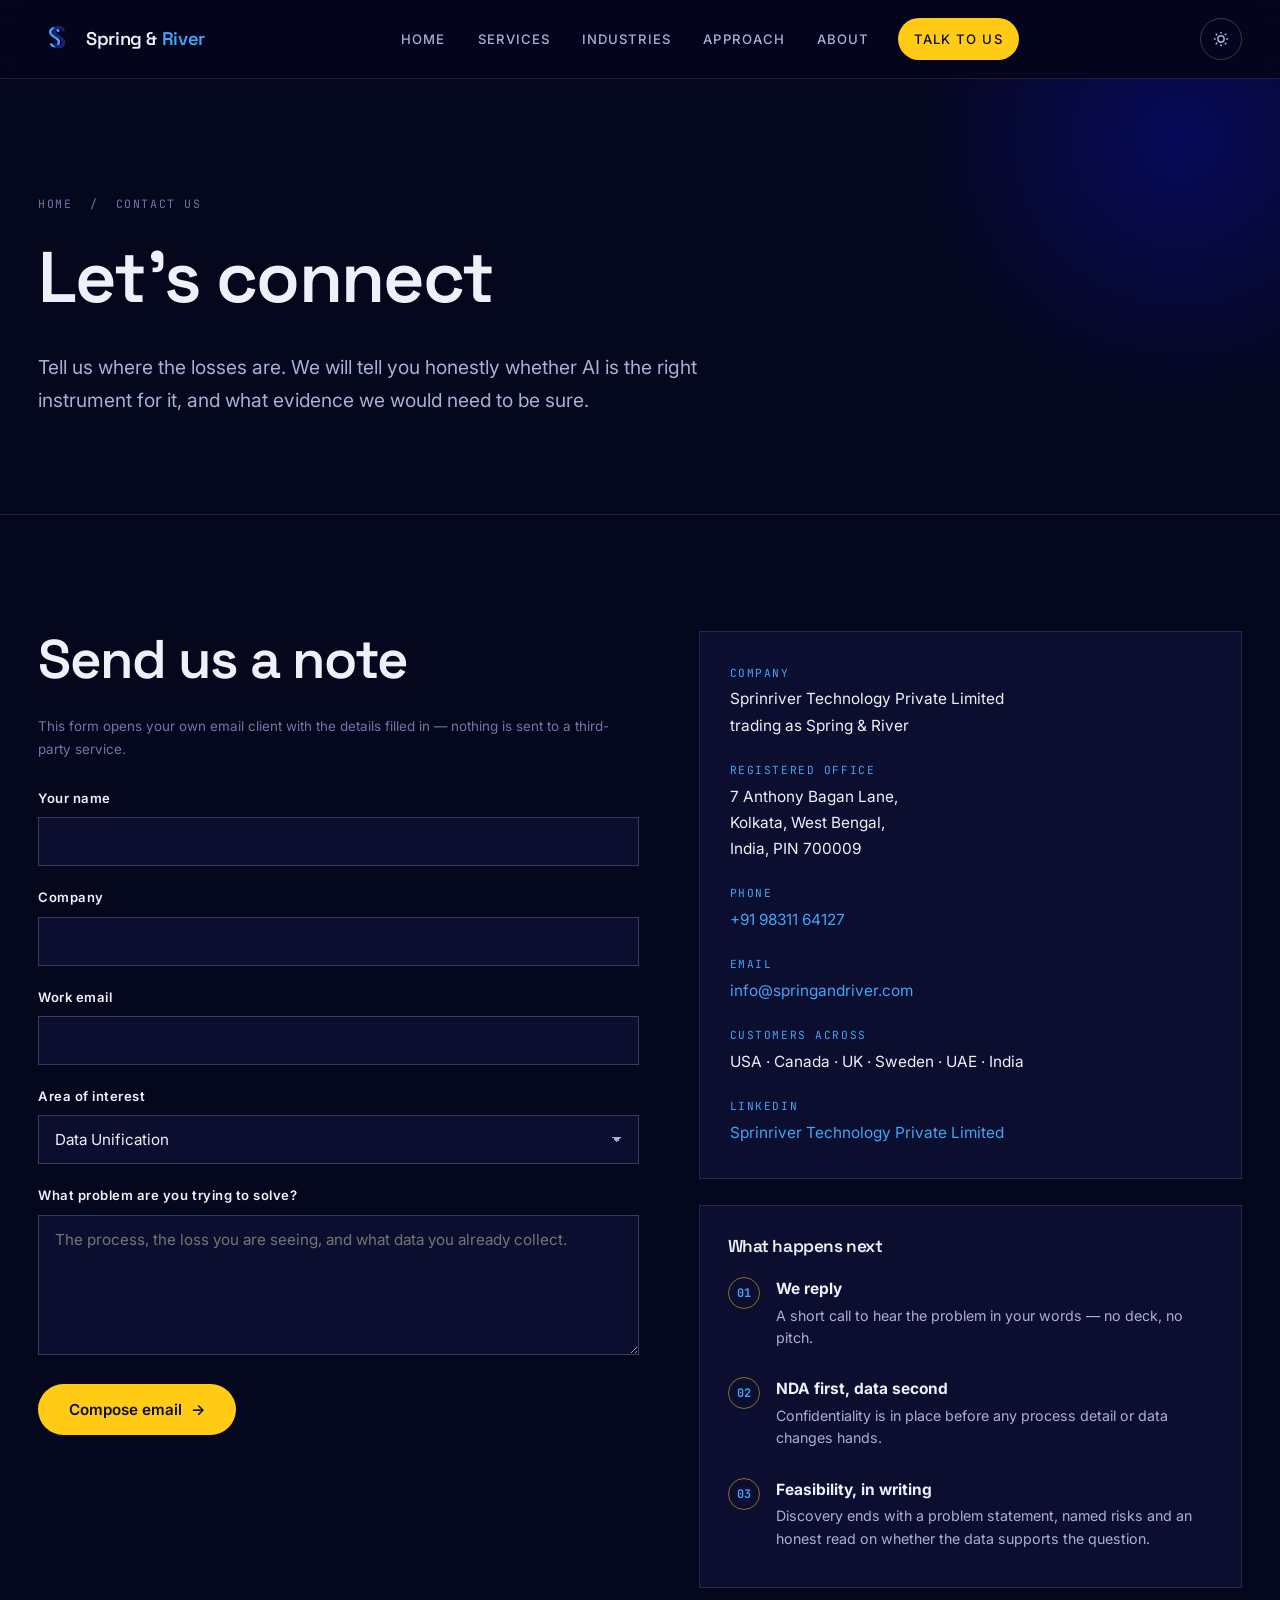
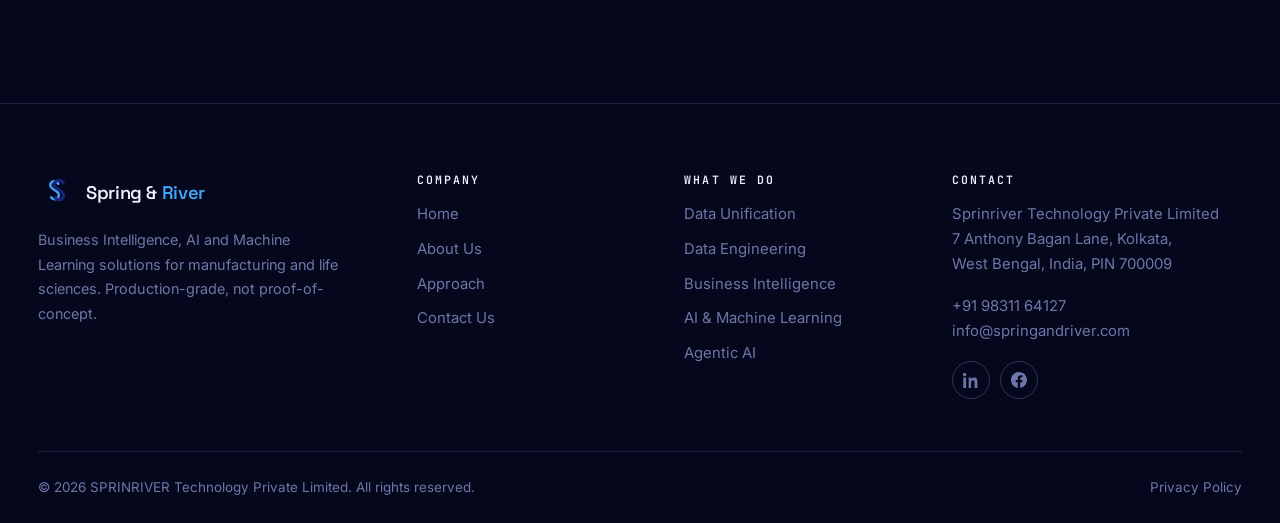
<file: contact.html>
<!DOCTYPE html>
<html lang="en">
<head>
<meta charset="utf-8">
<meta name="viewport" content="width=device-width, initial-scale=1">
<title>Contact Us | Spring &amp; River</title>
<meta name="description" content="Talk to Sprinriver Technology Private Limited about AI, machine learning and business intelligence for your manufacturing or life sciences operation.">
<meta name="author" content="Sprinriver Technology Private Limited">
<meta property="og:type" content="website">
<meta property="og:site_name" content="Spring &amp; River">
<meta property="og:title" content="Contact Us | Spring &amp; River">
<meta property="og:description" content="Talk to Sprinriver Technology Private Limited about AI, machine learning and business intelligence for your manufacturing or life sciences operation.">
<meta name="twitter:card" content="summary_large_image">
<meta name="theme-color" content="#05071C">
<link rel="icon" type="image/svg+xml" href="assets/img/favicon.svg">
<link rel="apple-touch-icon" href="assets/img/apple-touch-icon.png">
<link rel="preconnect" href="https://fonts.googleapis.com">
<link rel="preconnect" href="https://fonts.gstatic.com" crossorigin>
<link href="https://fonts.googleapis.com/css2?family=Inter:wght@400;500;600;700&family=Space+Grotesk:wght@500;600;700&family=JetBrains+Mono:wght@500;600;700&display=swap" rel="stylesheet">
<link rel="stylesheet" href="assets/css/styles.css">
<script>
document.documentElement.className += " js";
try { if (localStorage.getItem("theme") === "light") document.documentElement.setAttribute("data-theme", "light"); } catch (e) {}
</script>
</head>
<body>
<a class="skip-link" href="#main">Skip to content</a>
<header class="site-header">
  <div class="wrap site-header__inner">
    <a class="brand" href="index.html">
      <img class="brand__mark" src="assets/img/logo.svg" alt="" width="34" height="34">
      <span class="brand__name">Spring &amp; <em>River</em></span>
    </a>
    <nav class="nav" id="site-nav">
      <a href="index.html">Home</a>
      <a href="services.html">Services</a>
      <a href="industries.html">Industries</a>
      <a href="approach.html">Approach</a>
      <a href="about.html">About</a>
      <a class="btn btn--primary header-cta" href="contact.html">Talk to us</a>
    </nav>
    <div class="header-tools">
      <button class="theme-toggle" type="button" aria-label="Switch to light theme">
        <svg class="icon-sun" viewBox="0 0 24 24" fill="none" stroke="currentColor" stroke-width="2"><circle cx="12" cy="12" r="4.2"/><path d="M12 2.5v2.5M12 19v2.5M2.5 12H5M19 12h2.5M5 5l1.8 1.8M17.2 17.2 19 19M19 5l-1.8 1.8M6.8 17.2 5 19"/></svg>
        <svg class="icon-moon" viewBox="0 0 24 24" fill="none" stroke="currentColor" stroke-width="2"><path d="M20.5 14.5A8.5 8.5 0 0 1 9.5 3.5a8.5 8.5 0 1 0 11 11z"/></svg>
      </button>
      <button class="nav-toggle" type="button" aria-label="Toggle navigation" aria-expanded="false" aria-controls="site-nav"><span></span></button>
    </div>
  </div>
</header>
<main id="main">
<section class="page-hero">
  <div class="wrap">
    <div class="breadcrumb"><a href="index.html">Home</a> &nbsp;/&nbsp; Contact Us</div>
    <h1>Let's connect</h1>
    <p class="lede">Tell us where the losses are. We will tell you honestly whether AI is the right instrument for it, and what evidence we would need to be sure.</p>
  </div>
</section>

<section class="section">
  <div class="wrap">
    <div class="contact-grid">
      <div class="reveal">
        <h2>Send us a note</h2>
        <p class="form-note" style="margin-bottom:26px">This form opens your own email client with the details filled in &mdash; nothing is sent to a third-party service.</p>
        <form data-mailto-form novalidate>
          <div class="field">
            <label for="name">Your name</label>
            <input type="text" id="name" name="name" autocomplete="name" required>
          </div>
          <div class="field">
            <label for="company">Company</label>
            <input type="text" id="company" name="company" autocomplete="organization">
          </div>
          <div class="field">
            <label for="email">Work email</label>
            <input type="email" id="email" name="email" autocomplete="email" required>
          </div>
          <div class="field">
            <label for="interest">Area of interest</label>
            <select id="interest" name="interest">
              <option>Data Unification</option>
              <option>Data Engineering</option>
              <option>Business Intelligence</option>
              <option>AI &amp; Machine Learning</option>
              <option>Agentic AI</option>
              <option>Something else</option>
            </select>
          </div>
          <div class="field">
            <label for="message">What problem are you trying to solve?</label>
            <textarea id="message" name="message" placeholder="The process, the loss you are seeing, and what data you already collect."></textarea>
          </div>
          <button class="btn btn--primary" type="submit">Compose email <span class="btn__arrow">&rarr;</span></button>
        </form>
      </div>
      <div class="reveal">
        <div class="contact-info">
          <dl>
            <dt>Company</dt>
            <dd>Sprinriver Technology Private Limited<br>trading as Spring &amp; River</dd>
            <dt>Registered office</dt>
            <dd>7 Anthony Bagan Lane,<br>Kolkata, West Bengal,<br>India, PIN 700009</dd>
            <dt>Phone</dt>
            <dd><a href="tel:+919831164127">+91 98311 64127</a></dd>
            <dt>Email</dt>
            <dd><a href="mailto:info@springandriver.com">info@springandriver.com</a></dd>
            <dt>Customers across</dt>
            <dd>USA &middot; Canada &middot; UK &middot; Sweden &middot; UAE &middot; India</dd>
            <dt>LinkedIn</dt>
            <dd><a href="https://www.linkedin.com/company/sprinriver-technology-private-limited" rel="noopener" target="_blank">Sprinriver Technology Private Limited</a></dd>
          </dl>
        </div>

        <div class="next-steps">
          <h3>What happens next</h3>
          <ol class="steps" role="list">
            <li><b>We reply</b><span>A short call to hear the problem in your words &mdash; no deck, no pitch.</span></li>
            <li><b>NDA first, data second</b><span>Confidentiality is in place before any process detail or data changes hands.</span></li>
            <li><b>Feasibility, in writing</b><span>Discovery ends with a problem statement, named risks and an honest read on whether the data supports the question.</span></li>
          </ol>
        </div>
      </div>
    </div>
  </div>
</section>
</main>
<footer class="site-footer">
  <div class="wrap">
    <div class="footer-grid">
      <div class="footer-brand">
        <span class="brand">
          <img class="brand__mark" src="assets/img/logo.svg" alt="" width="34" height="34">
          <span class="brand__name">Spring &amp; <em>River</em></span>
        </span>
        <p>Business Intelligence, AI and Machine Learning solutions for manufacturing and life sciences. Production-grade, not proof-of-concept.</p>
      </div>
      <div>
        <h4>Company</h4>
        <ul>
          <li><a href="index.html">Home</a></li>
          <li><a href="about.html">About Us</a></li>
          <li><a href="approach.html">Approach</a></li>
          <li><a href="contact.html">Contact Us</a></li>
        </ul>
      </div>
      <div>
        <h4>What We Do</h4>
        <ul>
          <li><a href="services.html#data-unification">Data Unification</a></li>
          <li><a href="services.html#data-engineering">Data Engineering</a></li>
          <li><a href="services.html#business-intelligence">Business Intelligence</a></li>
          <li><a href="services.html#ai-ml">AI &amp; Machine Learning</a></li>
          <li><a href="services.html#agentic-ai">Agentic AI</a></li>
        </ul>
      </div>
      <div>
        <h4>Contact</h4>
        <p>Sprinriver Technology Private Limited<br>
        7 Anthony Bagan Lane, Kolkata,<br>West Bengal, India, PIN 700009</p>
        <p><a href="tel:+919831164127">+91 98311 64127</a><br>
        <a href="mailto:info@springandriver.com">info@springandriver.com</a></p>
        <div class="social">
          <a href="https://www.linkedin.com/company/sprinriver-technology-private-limited" aria-label="LinkedIn" rel="noopener" target="_blank"><svg viewBox="0 0 24 24" fill="currentColor"><path d="M4.98 3.5A2.5 2.5 0 1 1 0 3.5a2.5 2.5 0 0 1 4.98 0zM.4 8.4h4.2V24H.4zM8.5 8.4h4v2.1h.06c.56-1.06 1.93-2.18 3.98-2.18 4.25 0 5.04 2.8 5.04 6.44V24h-4.2v-7.4c0-1.77-.03-4.04-2.46-4.04-2.47 0-2.85 1.92-2.85 3.91V24H8.5z"/></svg></a>
          <a href="https://www.facebook.com/springandriver/" aria-label="Facebook" rel="noopener" target="_blank"><svg viewBox="0 0 24 24" fill="currentColor"><path d="M24 12.07C24 5.4 18.63 0 12 0S0 5.4 0 12.07C0 18.1 4.39 23.1 10.13 24v-8.44H7.08v-3.49h3.05V9.41c0-3.02 1.79-4.69 4.53-4.69 1.31 0 2.68.24 2.68.24v2.96h-1.51c-1.49 0-1.96.93-1.96 1.89v2.26h3.33l-.53 3.49h-2.8V24C19.61 23.1 24 18.1 24 12.07z"/></svg></a>
        </div>
      </div>
    </div>
    <div class="footer-bottom">
      <span>&copy; <span data-year>2026</span> SPRINRIVER Technology Private Limited. All rights reserved.</span>
      <span><a href="privacy-policy.html">Privacy Policy</a></span>
    </div>
  </div>
</footer>
<script src="assets/js/main.js"></script>
</body>
</html>
</file>
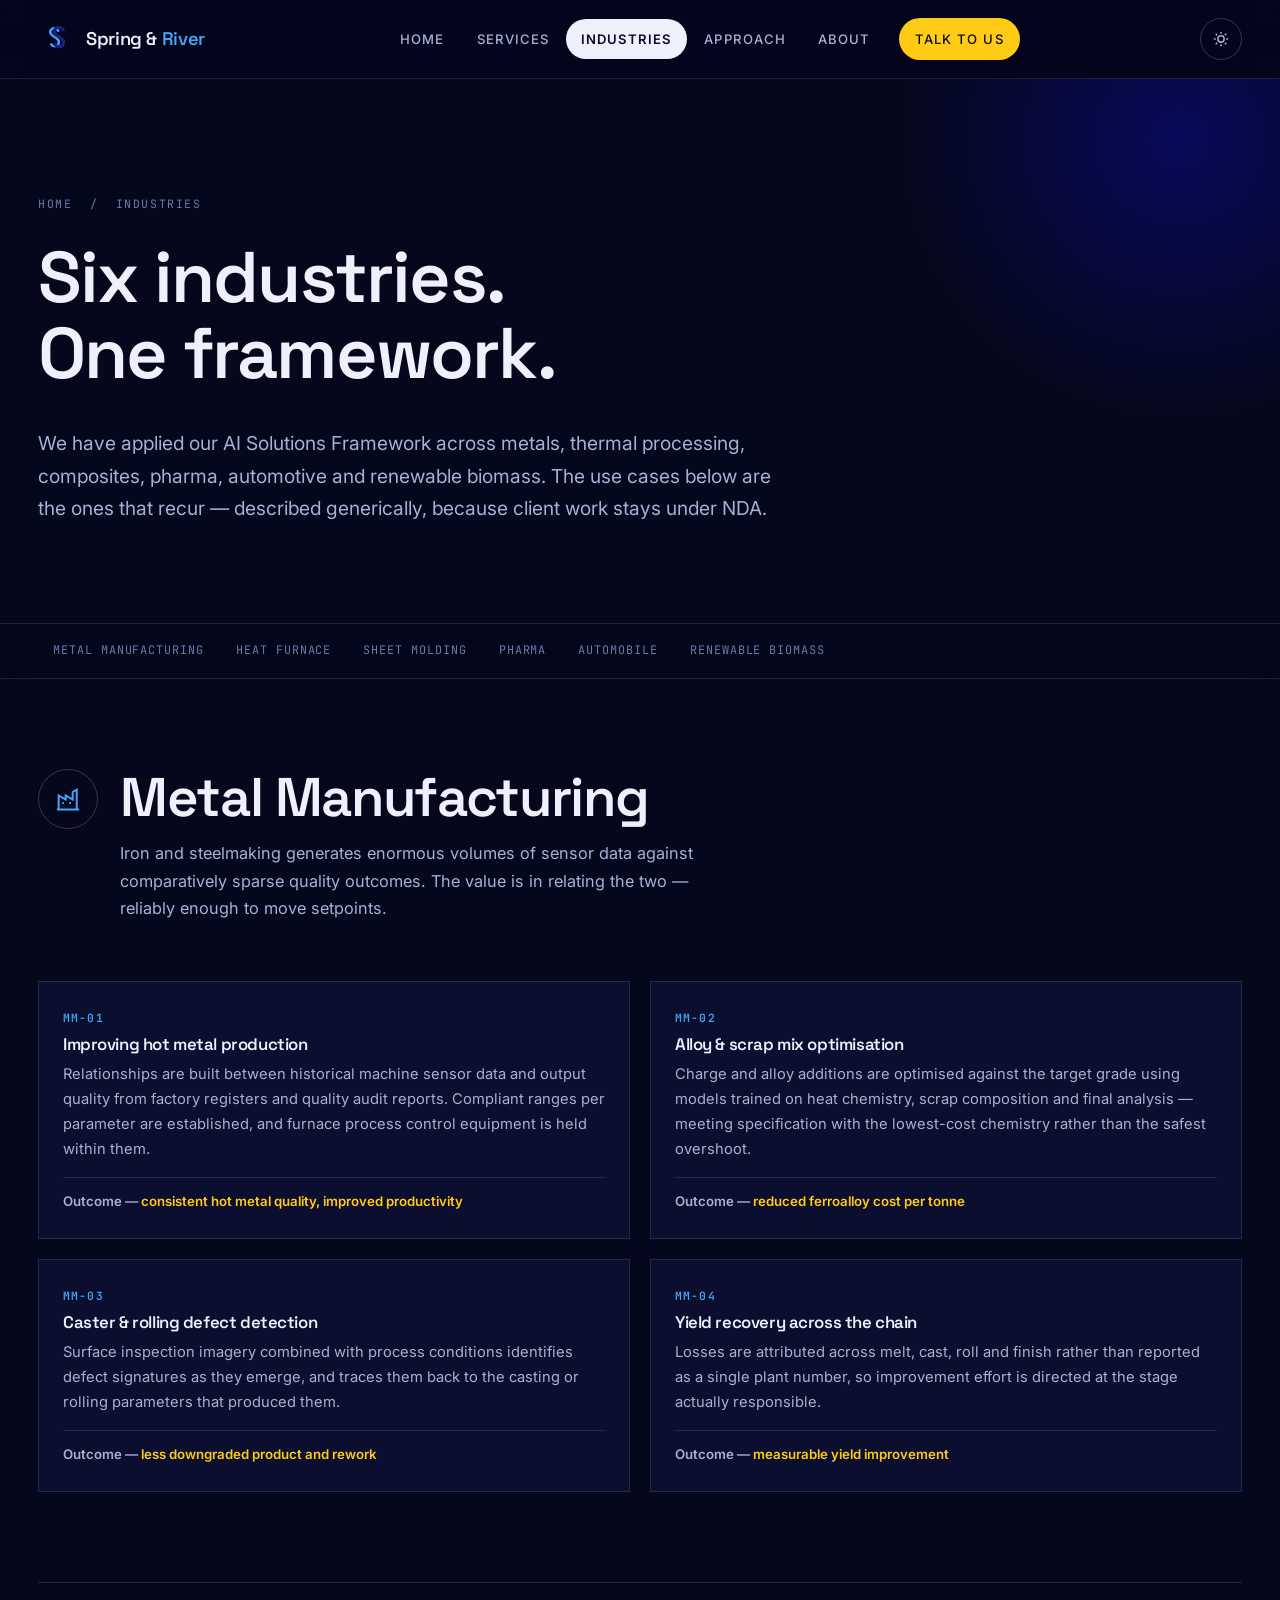
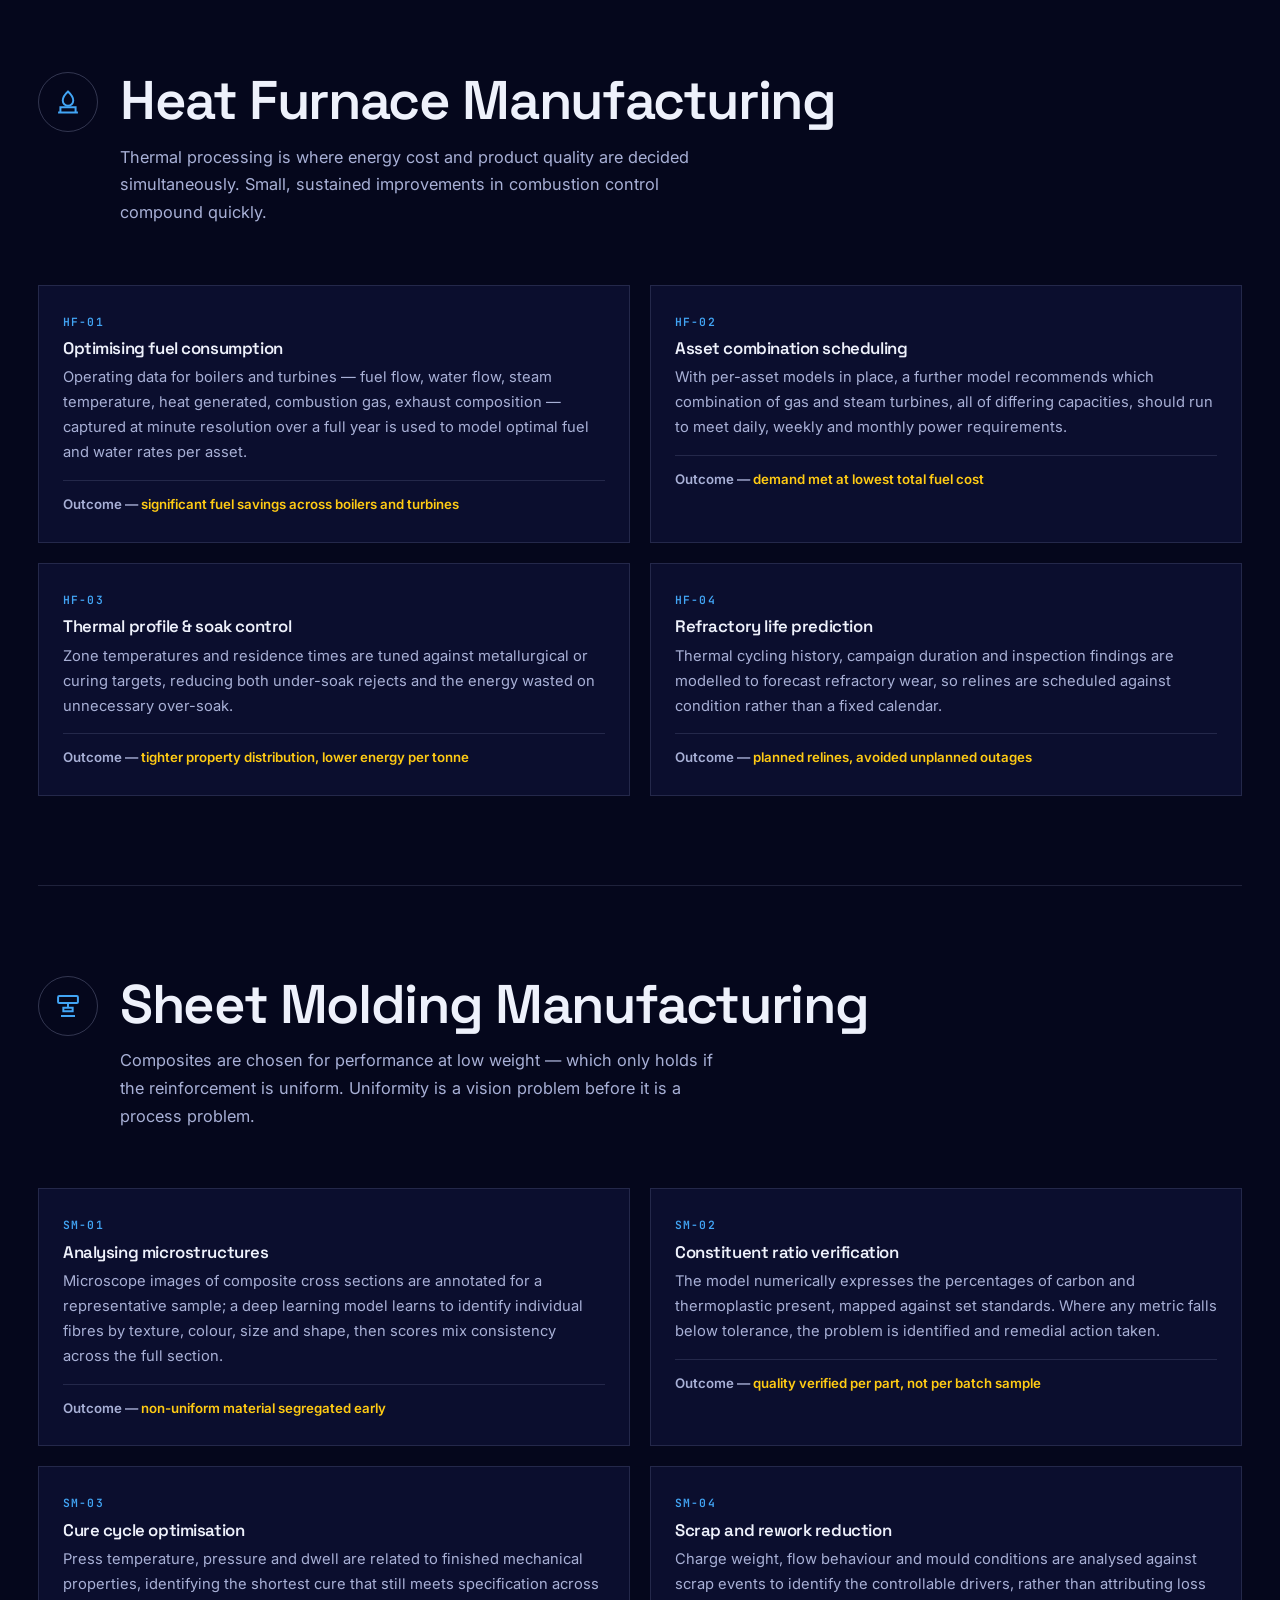
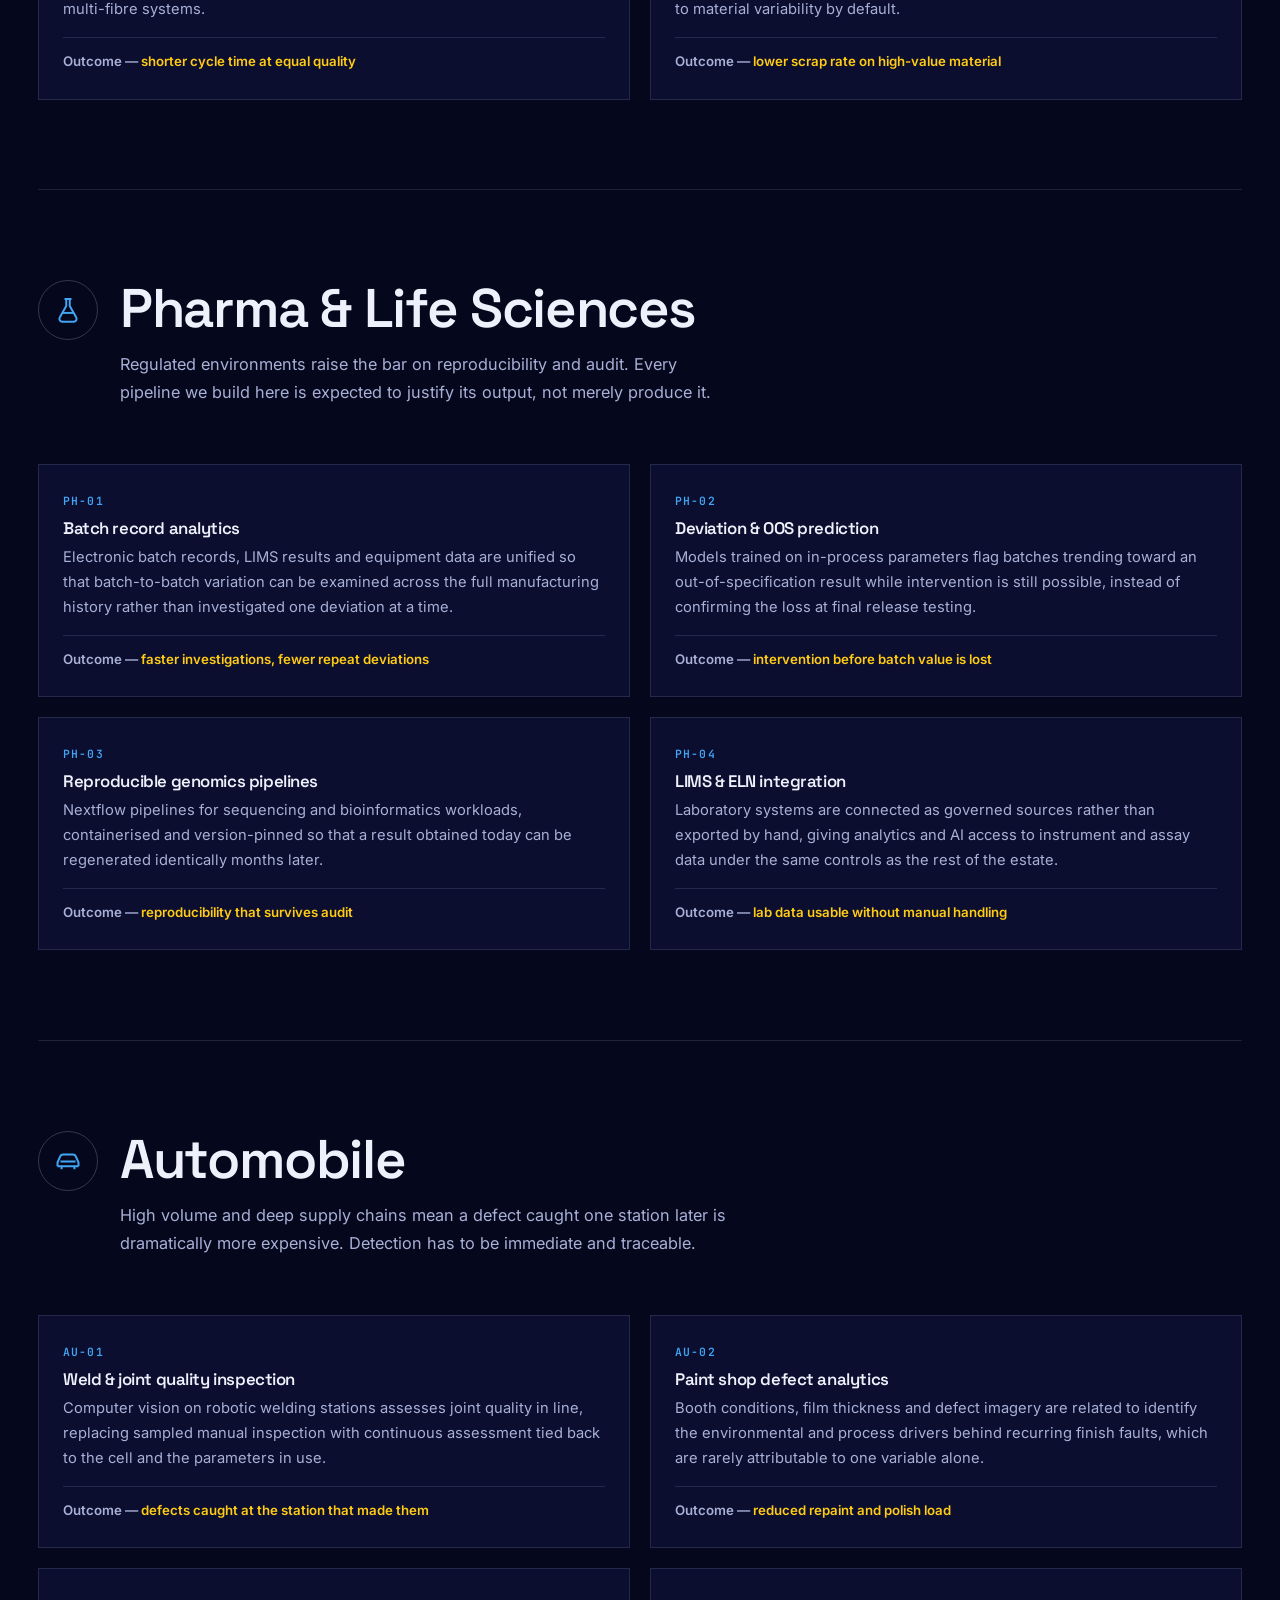
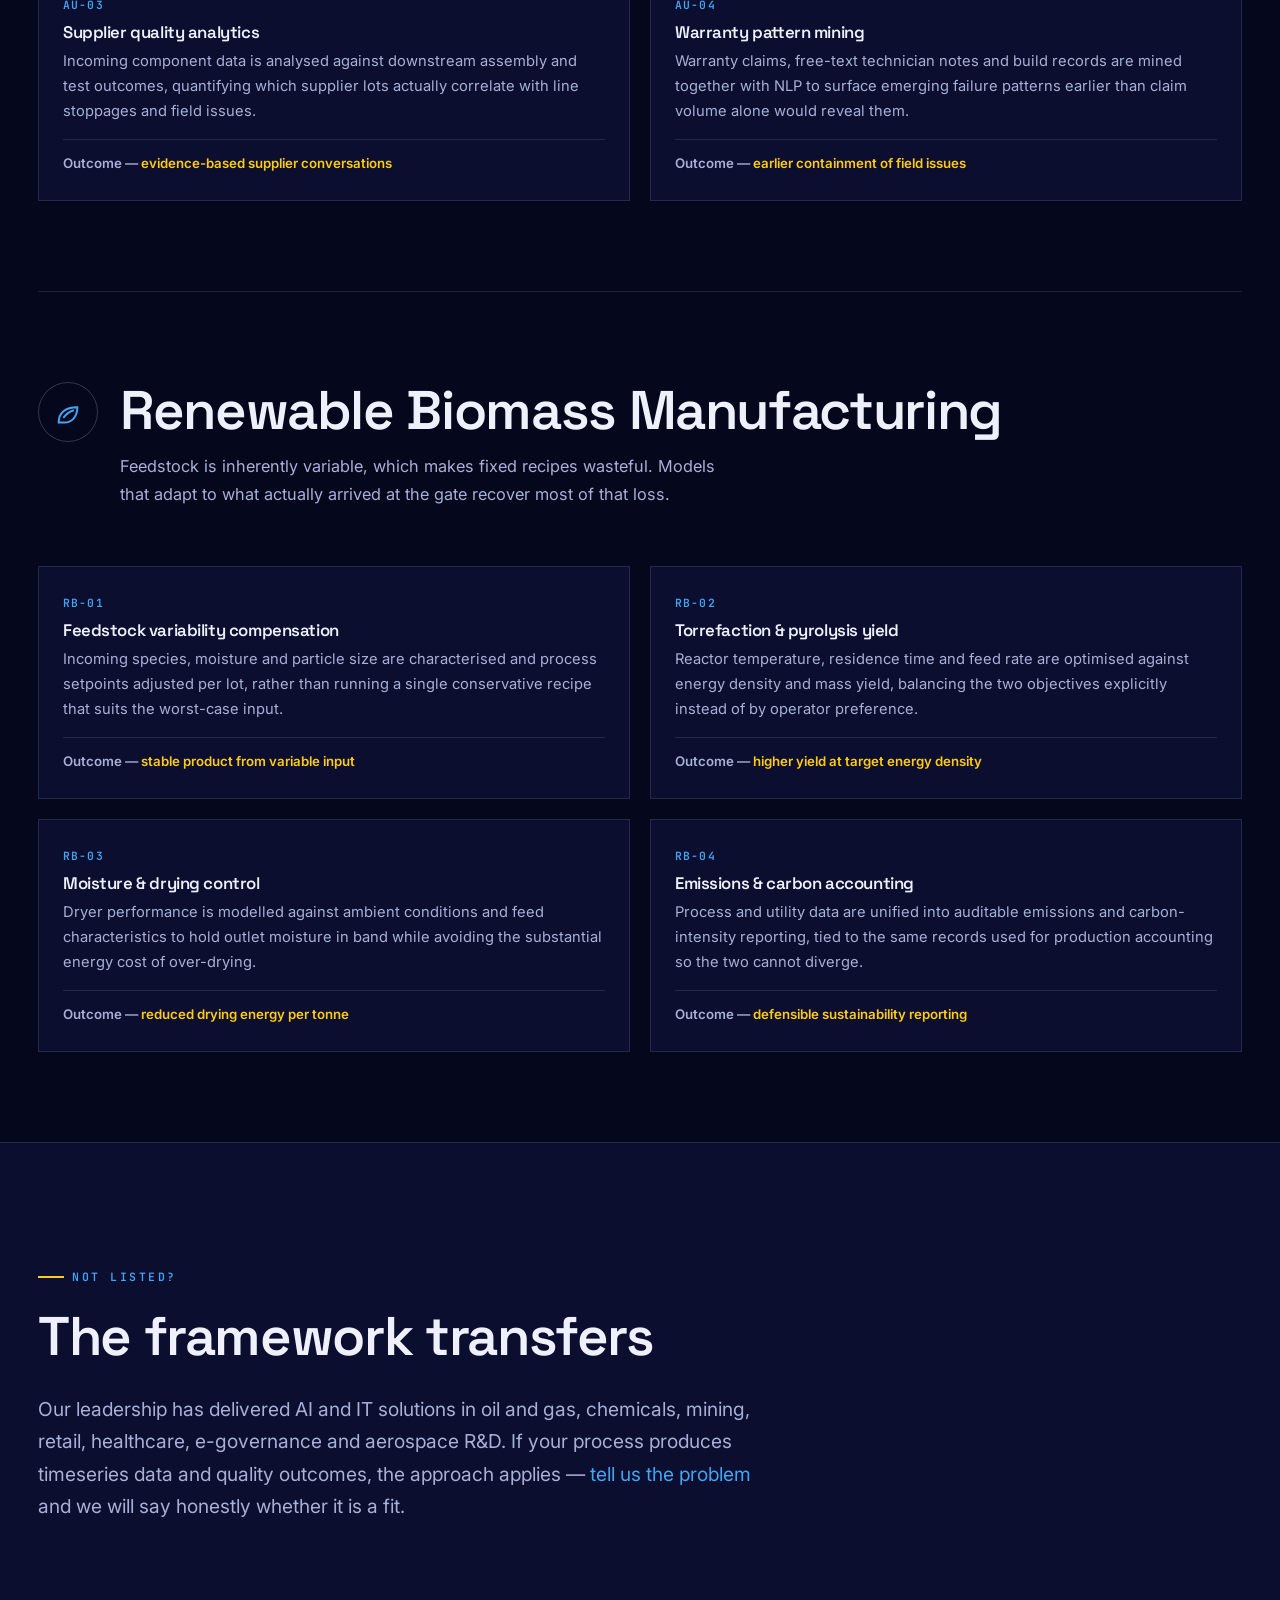
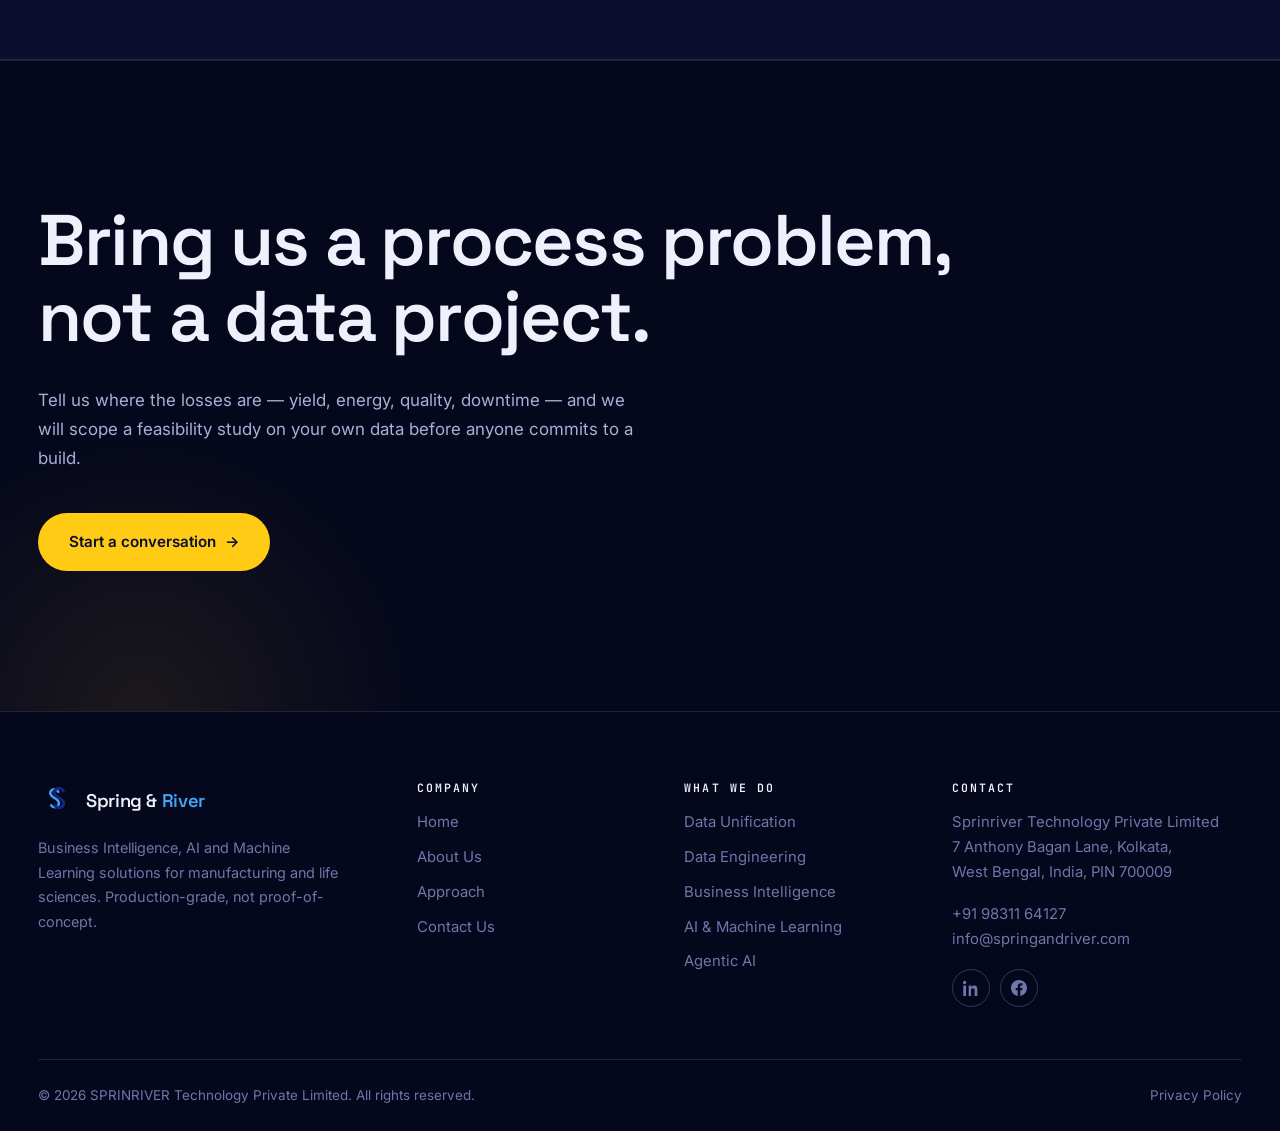
<file: industries.html>
<!DOCTYPE html>
<html lang="en">
<head>
<meta charset="utf-8">
<meta name="viewport" content="width=device-width, initial-scale=1">
<title>Industries | Spring &amp; River</title>
<meta name="description" content="AI and machine learning use cases across metal manufacturing, heat furnaces, sheet molding composites, pharma, automobile and renewable biomass manufacturing.">
<meta name="author" content="Sprinriver Technology Private Limited">
<meta property="og:type" content="website">
<meta property="og:site_name" content="Spring &amp; River">
<meta property="og:title" content="Industries | Spring &amp; River">
<meta property="og:description" content="AI and machine learning use cases across metal manufacturing, heat furnaces, sheet molding composites, pharma, automobile and renewable biomass manufacturing.">
<meta name="twitter:card" content="summary_large_image">
<meta name="theme-color" content="#05071C">
<link rel="icon" type="image/svg+xml" href="assets/img/favicon.svg">
<link rel="apple-touch-icon" href="assets/img/apple-touch-icon.png">
<link rel="preconnect" href="https://fonts.googleapis.com">
<link rel="preconnect" href="https://fonts.gstatic.com" crossorigin>
<link href="https://fonts.googleapis.com/css2?family=Inter:wght@400;500;600;700&family=Space+Grotesk:wght@500;600;700&family=JetBrains+Mono:wght@500;600;700&display=swap" rel="stylesheet">
<link rel="stylesheet" href="assets/css/styles.css">
<script>
document.documentElement.className += " js";
try { if (localStorage.getItem("theme") === "light") document.documentElement.setAttribute("data-theme", "light"); } catch (e) {}
</script>
</head>
<body>
<a class="skip-link" href="#main">Skip to content</a>
<header class="site-header">
  <div class="wrap site-header__inner">
    <a class="brand" href="index.html">
      <img class="brand__mark" src="assets/img/logo.svg" alt="" width="34" height="34">
      <span class="brand__name">Spring &amp; <em>River</em></span>
    </a>
    <nav class="nav" id="site-nav">
      <a href="index.html">Home</a>
      <a href="services.html">Services</a>
      <a href="industries.html" aria-current="page">Industries</a>
      <a href="approach.html">Approach</a>
      <a href="about.html">About</a>
      <a class="btn btn--primary header-cta" href="contact.html">Talk to us</a>
    </nav>
    <div class="header-tools">
      <button class="theme-toggle" type="button" aria-label="Switch to light theme">
        <svg class="icon-sun" viewBox="0 0 24 24" fill="none" stroke="currentColor" stroke-width="2"><circle cx="12" cy="12" r="4.2"/><path d="M12 2.5v2.5M12 19v2.5M2.5 12H5M19 12h2.5M5 5l1.8 1.8M17.2 17.2 19 19M19 5l-1.8 1.8M6.8 17.2 5 19"/></svg>
        <svg class="icon-moon" viewBox="0 0 24 24" fill="none" stroke="currentColor" stroke-width="2"><path d="M20.5 14.5A8.5 8.5 0 0 1 9.5 3.5a8.5 8.5 0 1 0 11 11z"/></svg>
      </button>
      <button class="nav-toggle" type="button" aria-label="Toggle navigation" aria-expanded="false" aria-controls="site-nav"><span></span></button>
    </div>
  </div>
</header>
<main id="main">
<section class="page-hero">
  <div class="wrap">
    <div class="breadcrumb"><a href="index.html">Home</a> &nbsp;/&nbsp; Industries</div>
    <h1>Six industries.<br>One framework.</h1>
    <p class="lede">We have applied our AI Solutions Framework across metals, thermal processing, composites, pharma, automotive and renewable biomass. The use cases below are the ones that recur &mdash; described generically, because client work stays under NDA.</p>
  </div>
</section>

<nav class="jumpnav" aria-label="Industries">
  <div class="wrap jumpnav__inner">
    <a href="#metal">Metal Manufacturing</a>
    <a href="#furnace">Heat Furnace</a>
    <a href="#molding">Sheet Molding</a>
    <a href="#pharma">Pharma</a>
    <a href="#automobile">Automobile</a>
    <a href="#biomass">Renewable Biomass</a>
  </div>
</nav>

<div class="wrap">

  <section class="ind-block" id="metal">
    <div class="ind-block__head reveal">
      <div class="ind-block__badge"><svg viewBox="0 0 24 24" fill="none" stroke="currentColor" stroke-width="1.7"><path d="M2.5 21h19M4 21V9l6 3.5V9l6 3.5V6l3.5-2v17"/><path d="M7 15.5h1.5M13 15.5h1.5"/></svg></div>
      <div>
        <h2>Metal Manufacturing</h2>
        <p class="lede">Iron and steelmaking generates enormous volumes of sensor data against comparatively sparse quality outcomes. The value is in relating the two &mdash; reliably enough to move setpoints.</p>
      </div>
    </div>
    <div class="uc-grid">
      <div class="uc-card reveal"><span class="uc-card__id">MM-01</span><h4>Improving hot metal production</h4><p>Relationships are built between historical machine sensor data and output quality from factory registers and quality audit reports. Compliant ranges per parameter are established, and furnace process control equipment is held within them.</p><div class="uc-card__foot">Outcome &mdash; <span>consistent hot metal quality, improved productivity</span></div></div>
      <div class="uc-card reveal"><span class="uc-card__id">MM-02</span><h4>Alloy &amp; scrap mix optimisation</h4><p>Charge and alloy additions are optimised against the target grade using models trained on heat chemistry, scrap composition and final analysis &mdash; meeting specification with the lowest-cost chemistry rather than the safest overshoot.</p><div class="uc-card__foot">Outcome &mdash; <span>reduced ferroalloy cost per tonne</span></div></div>
      <div class="uc-card reveal"><span class="uc-card__id">MM-03</span><h4>Caster &amp; rolling defect detection</h4><p>Surface inspection imagery combined with process conditions identifies defect signatures as they emerge, and traces them back to the casting or rolling parameters that produced them.</p><div class="uc-card__foot">Outcome &mdash; <span>less downgraded product and rework</span></div></div>
      <div class="uc-card reveal"><span class="uc-card__id">MM-04</span><h4>Yield recovery across the chain</h4><p>Losses are attributed across melt, cast, roll and finish rather than reported as a single plant number, so improvement effort is directed at the stage actually responsible.</p><div class="uc-card__foot">Outcome &mdash; <span>measurable yield improvement</span></div></div>
    </div>
  </section>

  <section class="ind-block" id="furnace">
    <div class="ind-block__head reveal">
      <div class="ind-block__badge"><svg viewBox="0 0 24 24" fill="none" stroke="currentColor" stroke-width="1.7"><path d="M12 3s4.5 4.2 4.5 7.8A4.5 4.5 0 0 1 12 15.3a4.5 4.5 0 0 1-4.5-4.5C7.5 7.2 12 3 12 3z"/><path d="M3.5 21h17M5.5 21v-4.5h13V21"/></svg></div>
      <div>
        <h2>Heat Furnace Manufacturing</h2>
        <p class="lede">Thermal processing is where energy cost and product quality are decided simultaneously. Small, sustained improvements in combustion control compound quickly.</p>
      </div>
    </div>
    <div class="uc-grid">
      <div class="uc-card reveal"><span class="uc-card__id">HF-01</span><h4>Optimising fuel consumption</h4><p>Operating data for boilers and turbines &mdash; fuel flow, water flow, steam temperature, heat generated, combustion gas, exhaust composition &mdash; captured at minute resolution over a full year is used to model optimal fuel and water rates per asset.</p><div class="uc-card__foot">Outcome &mdash; <span>significant fuel savings across boilers and turbines</span></div></div>
      <div class="uc-card reveal"><span class="uc-card__id">HF-02</span><h4>Asset combination scheduling</h4><p>With per-asset models in place, a further model recommends which combination of gas and steam turbines, all of differing capacities, should run to meet daily, weekly and monthly power requirements.</p><div class="uc-card__foot">Outcome &mdash; <span>demand met at lowest total fuel cost</span></div></div>
      <div class="uc-card reveal"><span class="uc-card__id">HF-03</span><h4>Thermal profile &amp; soak control</h4><p>Zone temperatures and residence times are tuned against metallurgical or curing targets, reducing both under-soak rejects and the energy wasted on unnecessary over-soak.</p><div class="uc-card__foot">Outcome &mdash; <span>tighter property distribution, lower energy per tonne</span></div></div>
      <div class="uc-card reveal"><span class="uc-card__id">HF-04</span><h4>Refractory life prediction</h4><p>Thermal cycling history, campaign duration and inspection findings are modelled to forecast refractory wear, so relines are scheduled against condition rather than a fixed calendar.</p><div class="uc-card__foot">Outcome &mdash; <span>planned relines, avoided unplanned outages</span></div></div>
    </div>
  </section>

  <section class="ind-block" id="molding">
    <div class="ind-block__head reveal">
      <div class="ind-block__badge"><svg viewBox="0 0 24 24" fill="none" stroke="currentColor" stroke-width="1.7"><rect x="3.5" y="3.5" width="17" height="6" rx="1"/><path d="M12 9.5v4M6 20.5h12M8 13.5h8v3H8z"/></svg></div>
      <div>
        <h2>Sheet Molding Manufacturing</h2>
        <p class="lede">Composites are chosen for performance at low weight &mdash; which only holds if the reinforcement is uniform. Uniformity is a vision problem before it is a process problem.</p>
      </div>
    </div>
    <div class="uc-grid">
      <div class="uc-card reveal"><span class="uc-card__id">SM-01</span><h4>Analysing microstructures</h4><p>Microscope images of composite cross sections are annotated for a representative sample; a deep learning model learns to identify individual fibres by texture, colour, size and shape, then scores mix consistency across the full section.</p><div class="uc-card__foot">Outcome &mdash; <span>non-uniform material segregated early</span></div></div>
      <div class="uc-card reveal"><span class="uc-card__id">SM-02</span><h4>Constituent ratio verification</h4><p>The model numerically expresses the percentages of carbon and thermoplastic present, mapped against set standards. Where any metric falls below tolerance, the problem is identified and remedial action taken.</p><div class="uc-card__foot">Outcome &mdash; <span>quality verified per part, not per batch sample</span></div></div>
      <div class="uc-card reveal"><span class="uc-card__id">SM-03</span><h4>Cure cycle optimisation</h4><p>Press temperature, pressure and dwell are related to finished mechanical properties, identifying the shortest cure that still meets specification across multi-fibre systems.</p><div class="uc-card__foot">Outcome &mdash; <span>shorter cycle time at equal quality</span></div></div>
      <div class="uc-card reveal"><span class="uc-card__id">SM-04</span><h4>Scrap and rework reduction</h4><p>Charge weight, flow behaviour and mould conditions are analysed against scrap events to identify the controllable drivers, rather than attributing loss to material variability by default.</p><div class="uc-card__foot">Outcome &mdash; <span>lower scrap rate on high-value material</span></div></div>
    </div>
  </section>

  <section class="ind-block" id="pharma">
    <div class="ind-block__head reveal">
      <div class="ind-block__badge"><svg viewBox="0 0 24 24" fill="none" stroke="currentColor" stroke-width="1.7"><path d="M9 2.5h6M10.5 2.5v6L5 18.2A2.5 2.5 0 0 0 7.2 22h9.6a2.5 2.5 0 0 0 2.2-3.8L13.5 8.5v-6"/><path d="M7.5 14.5h9"/></svg></div>
      <div>
        <h2>Pharma &amp; Life Sciences</h2>
        <p class="lede">Regulated environments raise the bar on reproducibility and audit. Every pipeline we build here is expected to justify its output, not merely produce it.</p>
      </div>
    </div>
    <div class="uc-grid">
      <div class="uc-card reveal"><span class="uc-card__id">PH-01</span><h4>Batch record analytics</h4><p>Electronic batch records, LIMS results and equipment data are unified so that batch-to-batch variation can be examined across the full manufacturing history rather than investigated one deviation at a time.</p><div class="uc-card__foot">Outcome &mdash; <span>faster investigations, fewer repeat deviations</span></div></div>
      <div class="uc-card reveal"><span class="uc-card__id">PH-02</span><h4>Deviation &amp; OOS prediction</h4><p>Models trained on in-process parameters flag batches trending toward an out-of-specification result while intervention is still possible, instead of confirming the loss at final release testing.</p><div class="uc-card__foot">Outcome &mdash; <span>intervention before batch value is lost</span></div></div>
      <div class="uc-card reveal"><span class="uc-card__id">PH-03</span><h4>Reproducible genomics pipelines</h4><p>Nextflow pipelines for sequencing and bioinformatics workloads, containerised and version-pinned so that a result obtained today can be regenerated identically months later.</p><div class="uc-card__foot">Outcome &mdash; <span>reproducibility that survives audit</span></div></div>
      <div class="uc-card reveal"><span class="uc-card__id">PH-04</span><h4>LIMS &amp; ELN integration</h4><p>Laboratory systems are connected as governed sources rather than exported by hand, giving analytics and AI access to instrument and assay data under the same controls as the rest of the estate.</p><div class="uc-card__foot">Outcome &mdash; <span>lab data usable without manual handling</span></div></div>
    </div>
  </section>

  <section class="ind-block" id="automobile">
    <div class="ind-block__head reveal">
      <div class="ind-block__badge"><svg viewBox="0 0 24 24" fill="none" stroke="currentColor" stroke-width="1.7"><path d="M3 16.5v-3.2l2.2-5A2.5 2.5 0 0 1 7.5 6.5h9a2.5 2.5 0 0 1 2.3 1.8l2.2 5v3.2"/><path d="M3 16.5h18M6.5 16.5v2.5M17.5 16.5v2.5M5.5 12.5h13"/></svg></div>
      <div>
        <h2>Automobile</h2>
        <p class="lede">High volume and deep supply chains mean a defect caught one station later is dramatically more expensive. Detection has to be immediate and traceable.</p>
      </div>
    </div>
    <div class="uc-grid">
      <div class="uc-card reveal"><span class="uc-card__id">AU-01</span><h4>Weld &amp; joint quality inspection</h4><p>Computer vision on robotic welding stations assesses joint quality in line, replacing sampled manual inspection with continuous assessment tied back to the cell and the parameters in use.</p><div class="uc-card__foot">Outcome &mdash; <span>defects caught at the station that made them</span></div></div>
      <div class="uc-card reveal"><span class="uc-card__id">AU-02</span><h4>Paint shop defect analytics</h4><p>Booth conditions, film thickness and defect imagery are related to identify the environmental and process drivers behind recurring finish faults, which are rarely attributable to one variable alone.</p><div class="uc-card__foot">Outcome &mdash; <span>reduced repaint and polish load</span></div></div>
      <div class="uc-card reveal"><span class="uc-card__id">AU-03</span><h4>Supplier quality analytics</h4><p>Incoming component data is analysed against downstream assembly and test outcomes, quantifying which supplier lots actually correlate with line stoppages and field issues.</p><div class="uc-card__foot">Outcome &mdash; <span>evidence-based supplier conversations</span></div></div>
      <div class="uc-card reveal"><span class="uc-card__id">AU-04</span><h4>Warranty pattern mining</h4><p>Warranty claims, free-text technician notes and build records are mined together with NLP to surface emerging failure patterns earlier than claim volume alone would reveal them.</p><div class="uc-card__foot">Outcome &mdash; <span>earlier containment of field issues</span></div></div>
    </div>
  </section>

  <section class="ind-block" id="biomass">
    <div class="ind-block__head reveal">
      <div class="ind-block__badge"><svg viewBox="0 0 24 24" fill="none" stroke="currentColor" stroke-width="1.7"><path d="M4 21c0-8 5-13 16-13 0 9-5.5 13-11 13H4z"/><path d="M8 17c2.5-3.5 5.5-5.5 9-6.5"/></svg></div>
      <div>
        <h2>Renewable Biomass Manufacturing</h2>
        <p class="lede">Feedstock is inherently variable, which makes fixed recipes wasteful. Models that adapt to what actually arrived at the gate recover most of that loss.</p>
      </div>
    </div>
    <div class="uc-grid">
      <div class="uc-card reveal"><span class="uc-card__id">RB-01</span><h4>Feedstock variability compensation</h4><p>Incoming species, moisture and particle size are characterised and process setpoints adjusted per lot, rather than running a single conservative recipe that suits the worst-case input.</p><div class="uc-card__foot">Outcome &mdash; <span>stable product from variable input</span></div></div>
      <div class="uc-card reveal"><span class="uc-card__id">RB-02</span><h4>Torrefaction &amp; pyrolysis yield</h4><p>Reactor temperature, residence time and feed rate are optimised against energy density and mass yield, balancing the two objectives explicitly instead of by operator preference.</p><div class="uc-card__foot">Outcome &mdash; <span>higher yield at target energy density</span></div></div>
      <div class="uc-card reveal"><span class="uc-card__id">RB-03</span><h4>Moisture &amp; drying control</h4><p>Dryer performance is modelled against ambient conditions and feed characteristics to hold outlet moisture in band while avoiding the substantial energy cost of over-drying.</p><div class="uc-card__foot">Outcome &mdash; <span>reduced drying energy per tonne</span></div></div>
      <div class="uc-card reveal"><span class="uc-card__id">RB-04</span><h4>Emissions &amp; carbon accounting</h4><p>Process and utility data are unified into auditable emissions and carbon-intensity reporting, tied to the same records used for production accounting so the two cannot diverge.</p><div class="uc-card__foot">Outcome &mdash; <span>defensible sustainability reporting</span></div></div>
    </div>
  </section>

</div>

<section class="section section--steel">
  <div class="wrap">
    <div class="section-head reveal" style="margin-bottom:0">
      <span class="eyebrow">Not listed?</span>
      <h2>The framework transfers</h2>
      <p class="lede">Our leadership has delivered AI and IT solutions in oil and gas, chemicals, mining, retail, healthcare, e-governance and aerospace R&amp;D. If your process produces timeseries data and quality outcomes, the approach applies &mdash; <a href="contact.html">tell us the problem</a> and we will say honestly whether it is a fit.</p>
    </div>
  </div>
</section>
<section class="cta-band">
  <div class="wrap">
    <div class="cta-band__inner reveal">
      <div>
        <h2>Bring us a process problem, not a data project.</h2>
        <p>Tell us where the losses are — yield, energy, quality, downtime — and we will scope a feasibility study on your own data before anyone commits to a build.</p>
      </div>
      <a class="btn btn--primary" href="contact.html">Start a conversation <span class="btn__arrow">&rarr;</span></a>
    </div>
  </div>
</section>
</main>
<footer class="site-footer">
  <div class="wrap">
    <div class="footer-grid">
      <div class="footer-brand">
        <span class="brand">
          <img class="brand__mark" src="assets/img/logo.svg" alt="" width="34" height="34">
          <span class="brand__name">Spring &amp; <em>River</em></span>
        </span>
        <p>Business Intelligence, AI and Machine Learning solutions for manufacturing and life sciences. Production-grade, not proof-of-concept.</p>
      </div>
      <div>
        <h4>Company</h4>
        <ul>
          <li><a href="index.html">Home</a></li>
          <li><a href="about.html">About Us</a></li>
          <li><a href="approach.html">Approach</a></li>
          <li><a href="contact.html">Contact Us</a></li>
        </ul>
      </div>
      <div>
        <h4>What We Do</h4>
        <ul>
          <li><a href="services.html#data-unification">Data Unification</a></li>
          <li><a href="services.html#data-engineering">Data Engineering</a></li>
          <li><a href="services.html#business-intelligence">Business Intelligence</a></li>
          <li><a href="services.html#ai-ml">AI &amp; Machine Learning</a></li>
          <li><a href="services.html#agentic-ai">Agentic AI</a></li>
        </ul>
      </div>
      <div>
        <h4>Contact</h4>
        <p>Sprinriver Technology Private Limited<br>
        7 Anthony Bagan Lane, Kolkata,<br>West Bengal, India, PIN 700009</p>
        <p><a href="tel:+919831164127">+91 98311 64127</a><br>
        <a href="mailto:info@springandriver.com">info@springandriver.com</a></p>
        <div class="social">
          <a href="https://www.linkedin.com/company/sprinriver-technology-private-limited" aria-label="LinkedIn" rel="noopener" target="_blank"><svg viewBox="0 0 24 24" fill="currentColor"><path d="M4.98 3.5A2.5 2.5 0 1 1 0 3.5a2.5 2.5 0 0 1 4.98 0zM.4 8.4h4.2V24H.4zM8.5 8.4h4v2.1h.06c.56-1.06 1.93-2.18 3.98-2.18 4.25 0 5.04 2.8 5.04 6.44V24h-4.2v-7.4c0-1.77-.03-4.04-2.46-4.04-2.47 0-2.85 1.92-2.85 3.91V24H8.5z"/></svg></a>
          <a href="https://www.facebook.com/springandriver/" aria-label="Facebook" rel="noopener" target="_blank"><svg viewBox="0 0 24 24" fill="currentColor"><path d="M24 12.07C24 5.4 18.63 0 12 0S0 5.4 0 12.07C0 18.1 4.39 23.1 10.13 24v-8.44H7.08v-3.49h3.05V9.41c0-3.02 1.79-4.69 4.53-4.69 1.31 0 2.68.24 2.68.24v2.96h-1.51c-1.49 0-1.96.93-1.96 1.89v2.26h3.33l-.53 3.49h-2.8V24C19.61 23.1 24 18.1 24 12.07z"/></svg></a>
        </div>
      </div>
    </div>
    <div class="footer-bottom">
      <span>&copy; <span data-year>2026</span> SPRINRIVER Technology Private Limited. All rights reserved.</span>
      <span><a href="privacy-policy.html">Privacy Policy</a></span>
    </div>
  </div>
</footer>
<script src="assets/js/main.js"></script>
</body>
</html>
</file>
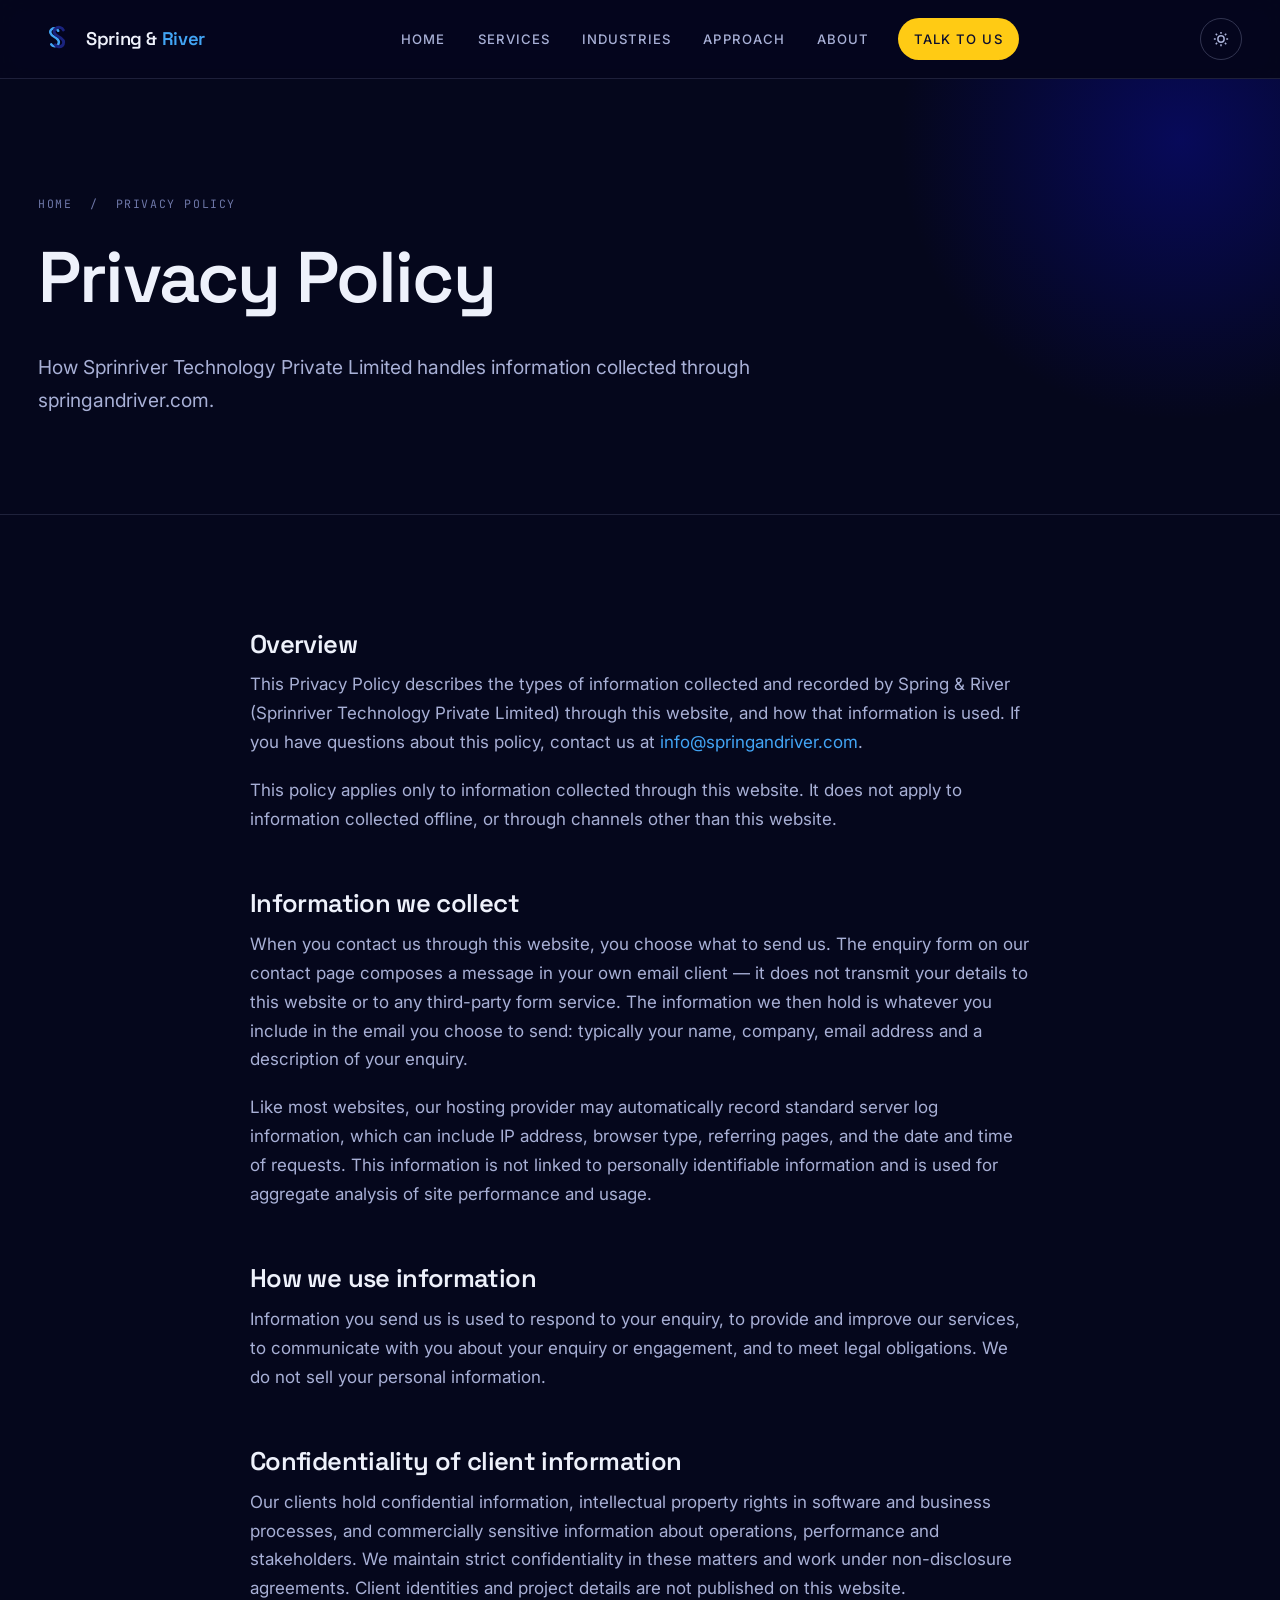
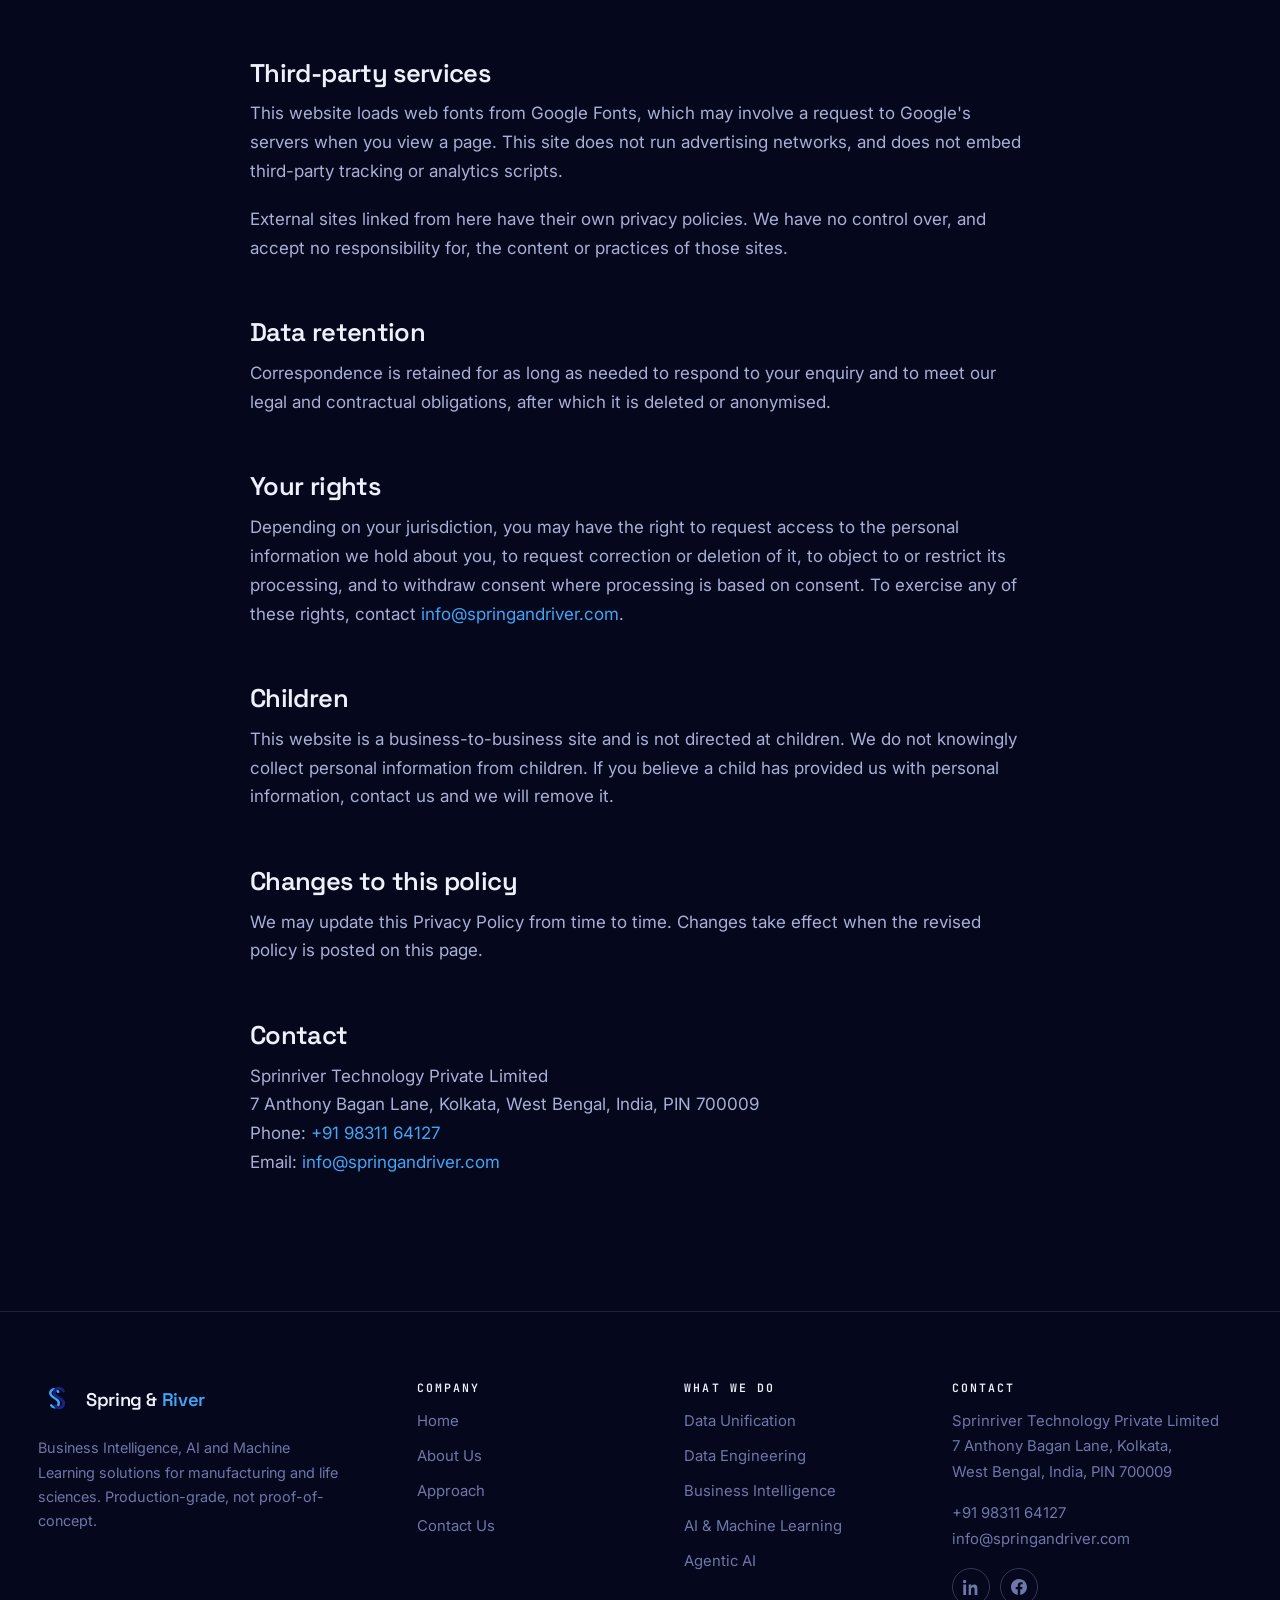
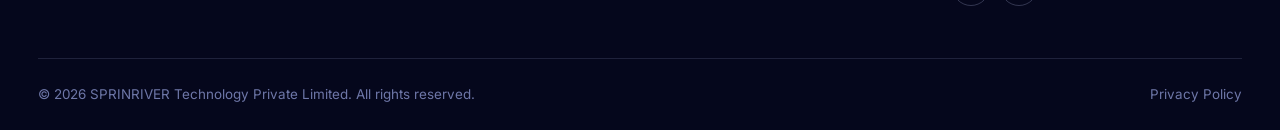
<file: privacy-policy.html>
<!DOCTYPE html>
<html lang="en">
<head>
<meta charset="utf-8">
<meta name="viewport" content="width=device-width, initial-scale=1">
<title>Privacy Policy | Spring &amp; River</title>
<meta name="description" content="How Sprinriver Technology Private Limited handles information collected through springandriver.com.">
<meta name="author" content="Sprinriver Technology Private Limited">
<meta property="og:type" content="website">
<meta property="og:site_name" content="Spring &amp; River">
<meta property="og:title" content="Privacy Policy | Spring &amp; River">
<meta property="og:description" content="How Sprinriver Technology Private Limited handles information collected through springandriver.com.">
<meta name="twitter:card" content="summary_large_image">
<meta name="theme-color" content="#05071C">
<link rel="icon" type="image/svg+xml" href="assets/img/favicon.svg">
<link rel="apple-touch-icon" href="assets/img/apple-touch-icon.png">
<link rel="preconnect" href="https://fonts.googleapis.com">
<link rel="preconnect" href="https://fonts.gstatic.com" crossorigin>
<link href="https://fonts.googleapis.com/css2?family=Inter:wght@400;500;600;700&family=Space+Grotesk:wght@500;600;700&family=JetBrains+Mono:wght@500;600;700&display=swap" rel="stylesheet">
<link rel="stylesheet" href="assets/css/styles.css">
<script>
document.documentElement.className += " js";
try { if (localStorage.getItem("theme") === "light") document.documentElement.setAttribute("data-theme", "light"); } catch (e) {}
</script>
</head>
<body>
<a class="skip-link" href="#main">Skip to content</a>
<header class="site-header">
  <div class="wrap site-header__inner">
    <a class="brand" href="index.html">
      <img class="brand__mark" src="assets/img/logo.svg" alt="" width="34" height="34">
      <span class="brand__name">Spring &amp; <em>River</em></span>
    </a>
    <nav class="nav" id="site-nav">
      <a href="index.html">Home</a>
      <a href="services.html">Services</a>
      <a href="industries.html">Industries</a>
      <a href="approach.html">Approach</a>
      <a href="about.html">About</a>
      <a class="btn btn--primary header-cta" href="contact.html">Talk to us</a>
    </nav>
    <div class="header-tools">
      <button class="theme-toggle" type="button" aria-label="Switch to light theme">
        <svg class="icon-sun" viewBox="0 0 24 24" fill="none" stroke="currentColor" stroke-width="2"><circle cx="12" cy="12" r="4.2"/><path d="M12 2.5v2.5M12 19v2.5M2.5 12H5M19 12h2.5M5 5l1.8 1.8M17.2 17.2 19 19M19 5l-1.8 1.8M6.8 17.2 5 19"/></svg>
        <svg class="icon-moon" viewBox="0 0 24 24" fill="none" stroke="currentColor" stroke-width="2"><path d="M20.5 14.5A8.5 8.5 0 0 1 9.5 3.5a8.5 8.5 0 1 0 11 11z"/></svg>
      </button>
      <button class="nav-toggle" type="button" aria-label="Toggle navigation" aria-expanded="false" aria-controls="site-nav"><span></span></button>
    </div>
  </div>
</header>
<main id="main">
<section class="page-hero">
  <div class="wrap">
    <div class="breadcrumb"><a href="index.html">Home</a> &nbsp;/&nbsp; Privacy Policy</div>
    <h1>Privacy Policy</h1>
    <p class="lede">How Sprinriver Technology Private Limited handles information collected through springandriver.com.</p>
  </div>
</section>

<section class="section">
  <div class="wrap prose">
    <h2>Overview</h2>
    <p>This Privacy Policy describes the types of information collected and recorded by Spring &amp; River (Sprinriver Technology Private Limited) through this website, and how that information is used. If you have questions about this policy, contact us at <a href="mailto:info@springandriver.com">info@springandriver.com</a>.</p>
    <p>This policy applies only to information collected through this website. It does not apply to information collected offline, or through channels other than this website.</p>

    <h2>Information we collect</h2>
    <p>When you contact us through this website, you choose what to send us. The enquiry form on our contact page composes a message in your own email client &mdash; it does not transmit your details to this website or to any third-party form service. The information we then hold is whatever you include in the email you choose to send: typically your name, company, email address and a description of your enquiry.</p>
    <p>Like most websites, our hosting provider may automatically record standard server log information, which can include IP address, browser type, referring pages, and the date and time of requests. This information is not linked to personally identifiable information and is used for aggregate analysis of site performance and usage.</p>

    <h2>How we use information</h2>
    <p>Information you send us is used to respond to your enquiry, to provide and improve our services, to communicate with you about your enquiry or engagement, and to meet legal obligations. We do not sell your personal information.</p>

    <h2>Confidentiality of client information</h2>
    <p>Our clients hold confidential information, intellectual property rights in software and business processes, and commercially sensitive information about operations, performance and stakeholders. We maintain strict confidentiality in these matters and work under non-disclosure agreements. Client identities and project details are not published on this website.</p>

    <h2>Third-party services</h2>
    <p>This website loads web fonts from Google Fonts, which may involve a request to Google's servers when you view a page. This site does not run advertising networks, and does not embed third-party tracking or analytics scripts.</p>
    <p>External sites linked from here have their own privacy policies. We have no control over, and accept no responsibility for, the content or practices of those sites.</p>

    <h2>Data retention</h2>
    <p>Correspondence is retained for as long as needed to respond to your enquiry and to meet our legal and contractual obligations, after which it is deleted or anonymised.</p>

    <h2>Your rights</h2>
    <p>Depending on your jurisdiction, you may have the right to request access to the personal information we hold about you, to request correction or deletion of it, to object to or restrict its processing, and to withdraw consent where processing is based on consent. To exercise any of these rights, contact <a href="mailto:info@springandriver.com">info@springandriver.com</a>.</p>

    <h2>Children</h2>
    <p>This website is a business-to-business site and is not directed at children. We do not knowingly collect personal information from children. If you believe a child has provided us with personal information, contact us and we will remove it.</p>

    <h2>Changes to this policy</h2>
    <p>We may update this Privacy Policy from time to time. Changes take effect when the revised policy is posted on this page.</p>

    <h2>Contact</h2>
    <p>Sprinriver Technology Private Limited<br>
    7 Anthony Bagan Lane, Kolkata, West Bengal, India, PIN 700009<br>
    Phone: <a href="tel:+919831164127">+91 98311 64127</a><br>
    Email: <a href="mailto:info@springandriver.com">info@springandriver.com</a></p>
  </div>
</section>
</main>
<footer class="site-footer">
  <div class="wrap">
    <div class="footer-grid">
      <div class="footer-brand">
        <span class="brand">
          <img class="brand__mark" src="assets/img/logo.svg" alt="" width="34" height="34">
          <span class="brand__name">Spring &amp; <em>River</em></span>
        </span>
        <p>Business Intelligence, AI and Machine Learning solutions for manufacturing and life sciences. Production-grade, not proof-of-concept.</p>
      </div>
      <div>
        <h4>Company</h4>
        <ul>
          <li><a href="index.html">Home</a></li>
          <li><a href="about.html">About Us</a></li>
          <li><a href="approach.html">Approach</a></li>
          <li><a href="contact.html">Contact Us</a></li>
        </ul>
      </div>
      <div>
        <h4>What We Do</h4>
        <ul>
          <li><a href="services.html#data-unification">Data Unification</a></li>
          <li><a href="services.html#data-engineering">Data Engineering</a></li>
          <li><a href="services.html#business-intelligence">Business Intelligence</a></li>
          <li><a href="services.html#ai-ml">AI &amp; Machine Learning</a></li>
          <li><a href="services.html#agentic-ai">Agentic AI</a></li>
        </ul>
      </div>
      <div>
        <h4>Contact</h4>
        <p>Sprinriver Technology Private Limited<br>
        7 Anthony Bagan Lane, Kolkata,<br>West Bengal, India, PIN 700009</p>
        <p><a href="tel:+919831164127">+91 98311 64127</a><br>
        <a href="mailto:info@springandriver.com">info@springandriver.com</a></p>
        <div class="social">
          <a href="https://www.linkedin.com/company/sprinriver-technology-private-limited" aria-label="LinkedIn" rel="noopener" target="_blank"><svg viewBox="0 0 24 24" fill="currentColor"><path d="M4.98 3.5A2.5 2.5 0 1 1 0 3.5a2.5 2.5 0 0 1 4.98 0zM.4 8.4h4.2V24H.4zM8.5 8.4h4v2.1h.06c.56-1.06 1.93-2.18 3.98-2.18 4.25 0 5.04 2.8 5.04 6.44V24h-4.2v-7.4c0-1.77-.03-4.04-2.46-4.04-2.47 0-2.85 1.92-2.85 3.91V24H8.5z"/></svg></a>
          <a href="https://www.facebook.com/springandriver/" aria-label="Facebook" rel="noopener" target="_blank"><svg viewBox="0 0 24 24" fill="currentColor"><path d="M24 12.07C24 5.4 18.63 0 12 0S0 5.4 0 12.07C0 18.1 4.39 23.1 10.13 24v-8.44H7.08v-3.49h3.05V9.41c0-3.02 1.79-4.69 4.53-4.69 1.31 0 2.68.24 2.68.24v2.96h-1.51c-1.49 0-1.96.93-1.96 1.89v2.26h3.33l-.53 3.49h-2.8V24C19.61 23.1 24 18.1 24 12.07z"/></svg></a>
        </div>
      </div>
    </div>
    <div class="footer-bottom">
      <span>&copy; <span data-year>2026</span> SPRINRIVER Technology Private Limited. All rights reserved.</span>
      <span><a href="privacy-policy.html">Privacy Policy</a></span>
    </div>
  </div>
</footer>
<script src="assets/js/main.js"></script>
</body>
</html>
</file>
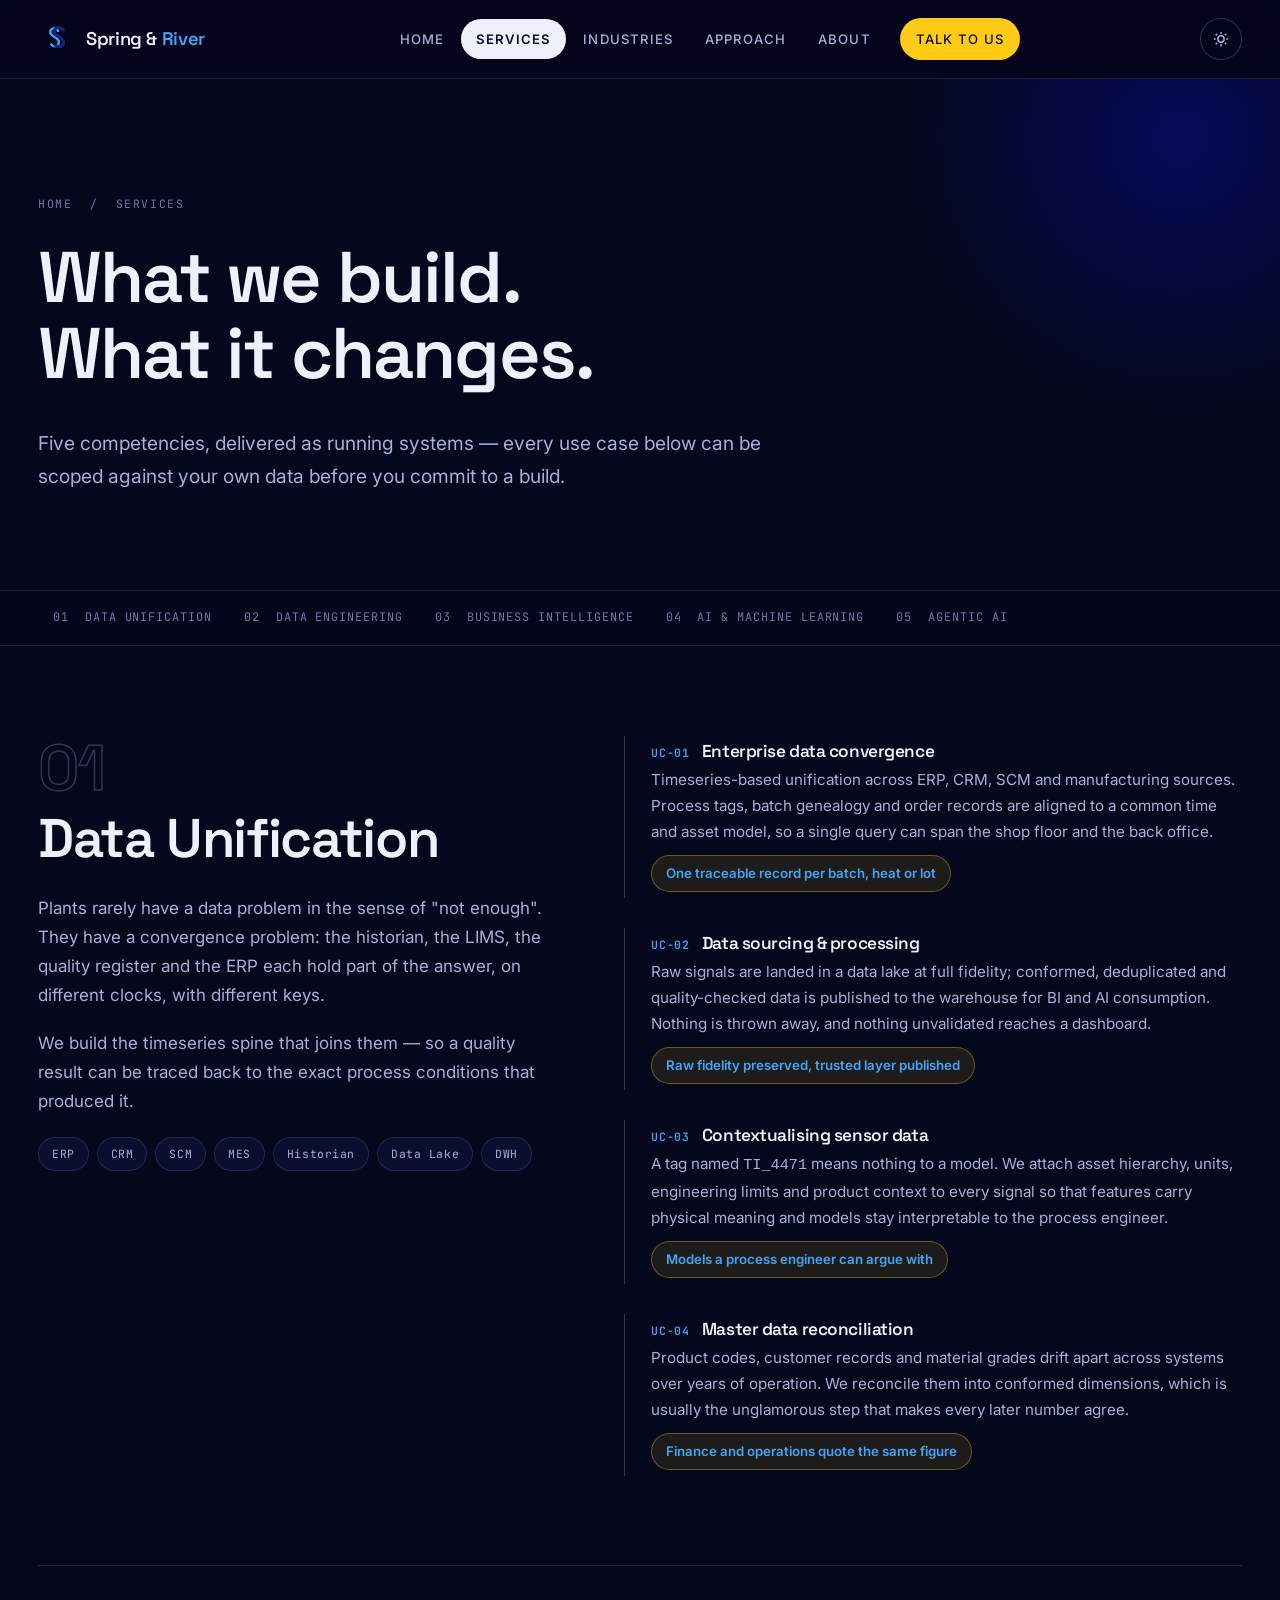
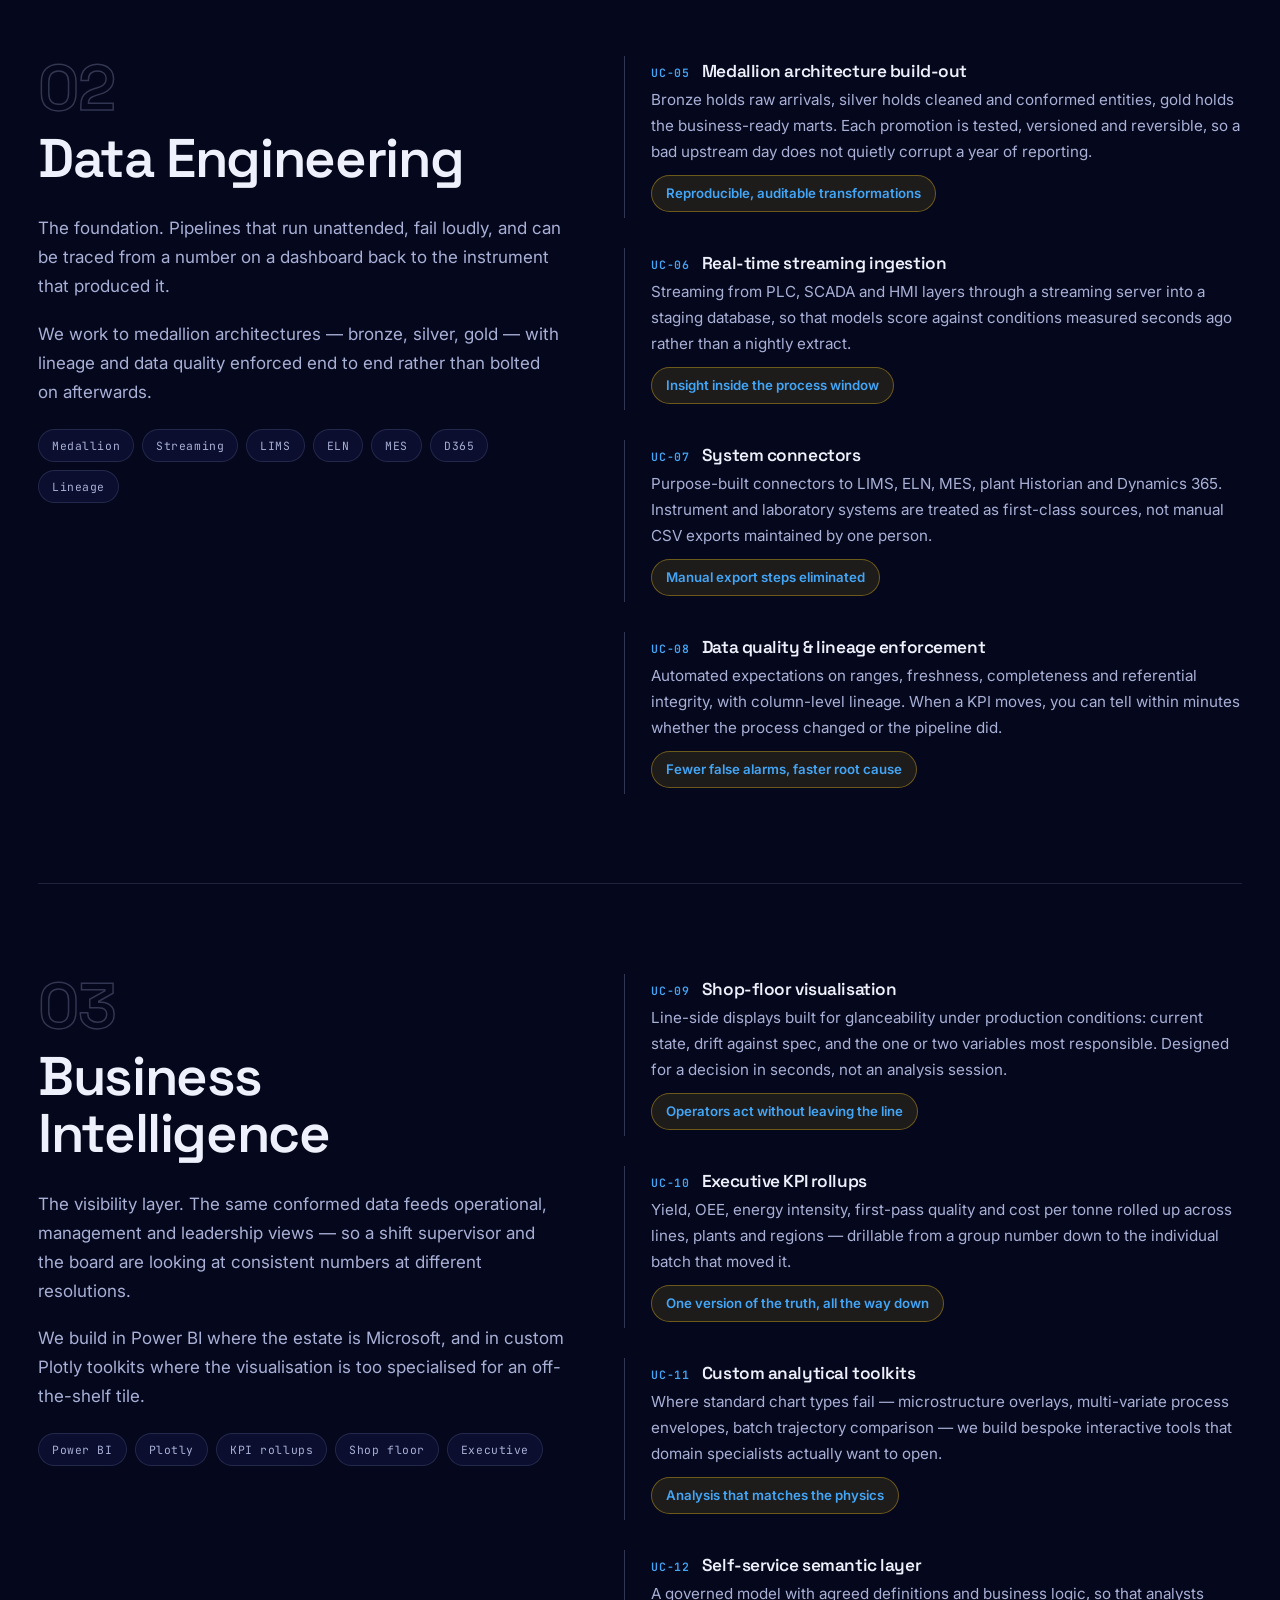
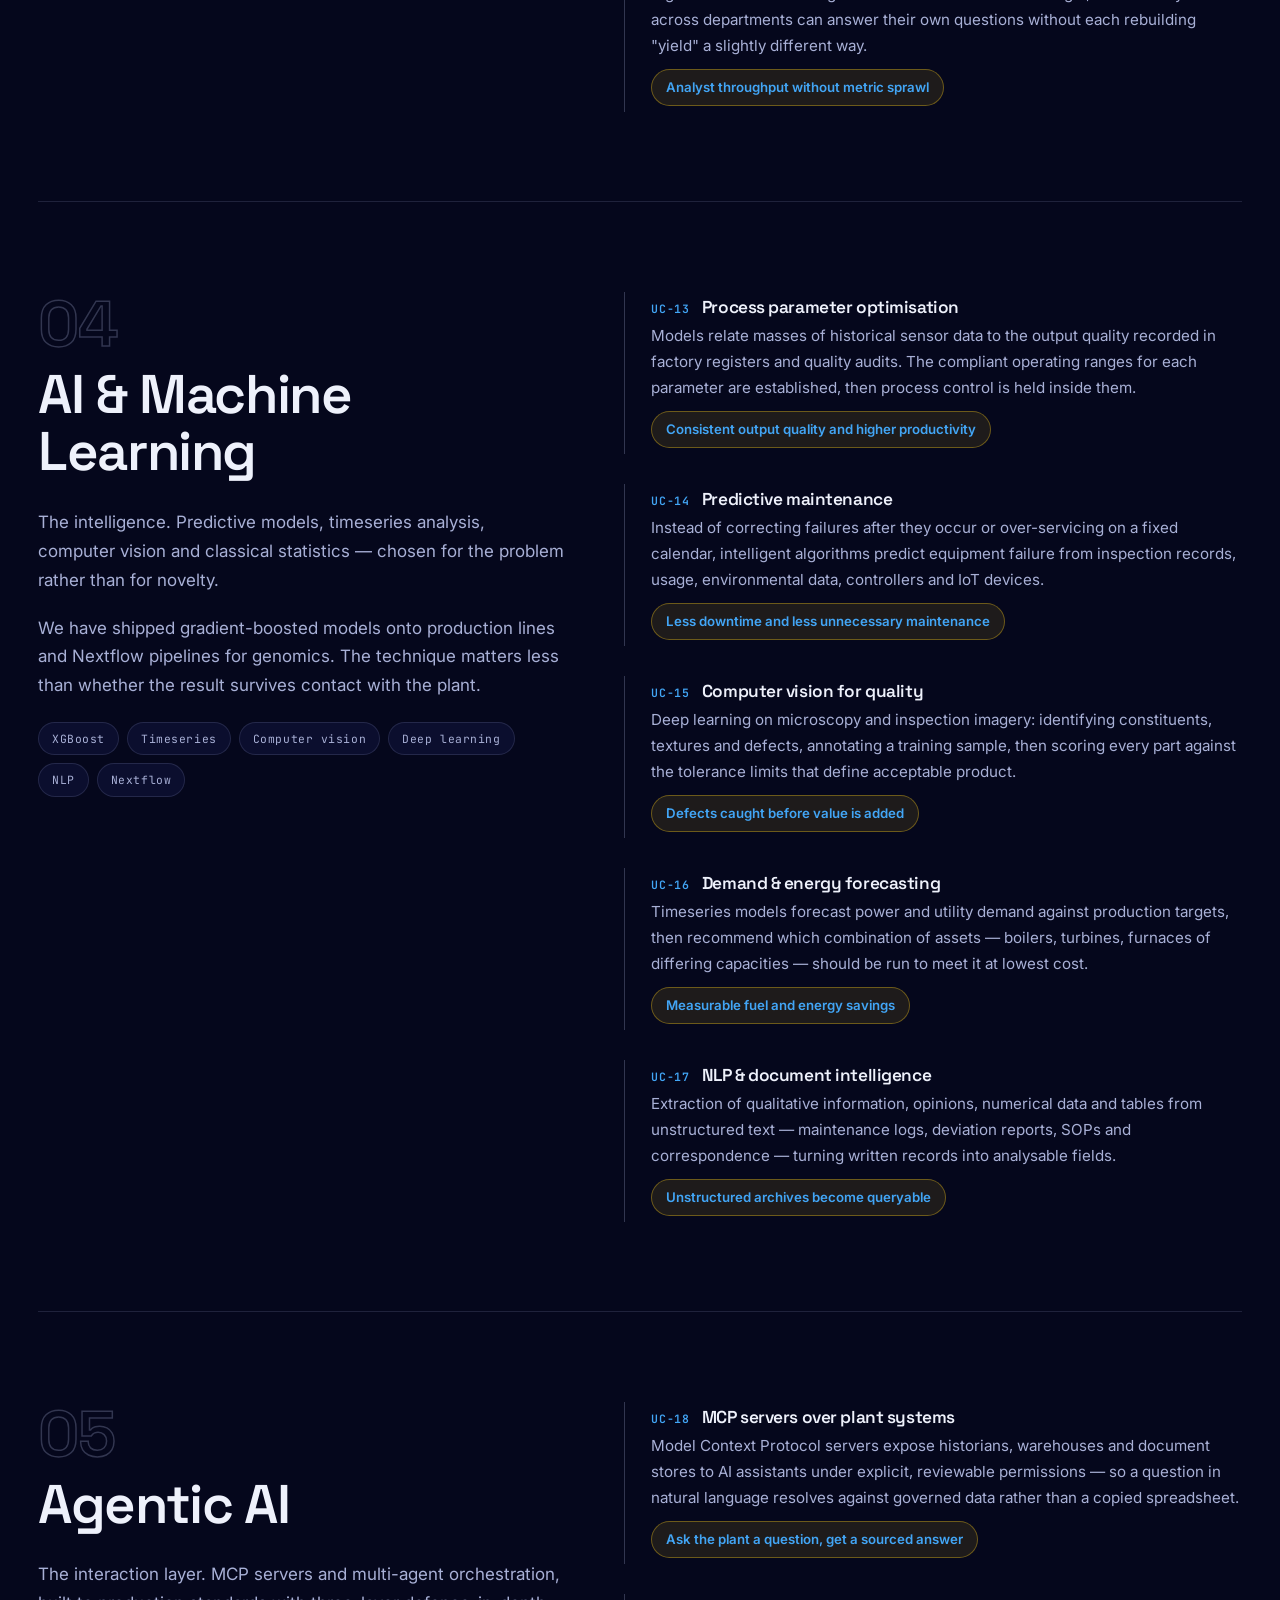
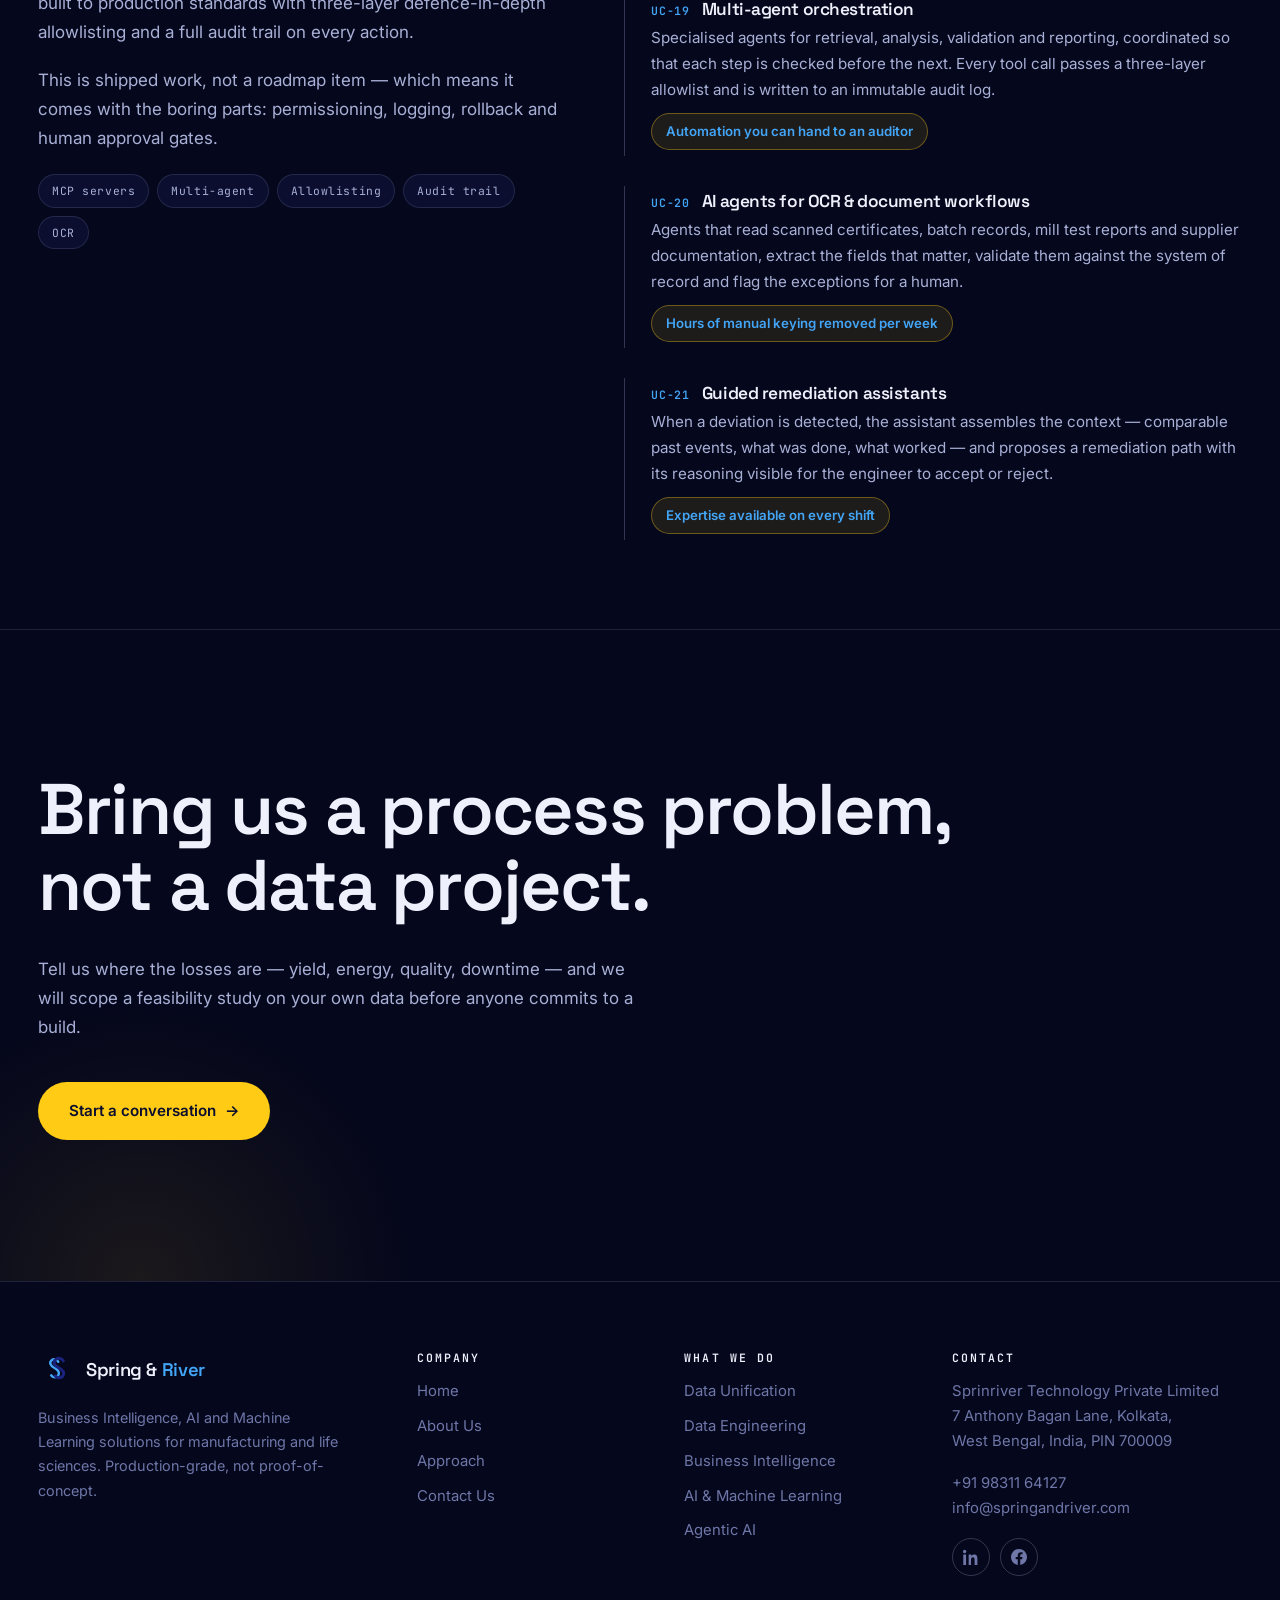
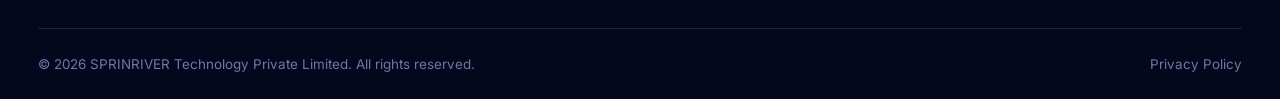
<file: services.html>
<!DOCTYPE html>
<html lang="en">
<head>
<meta charset="utf-8">
<meta name="viewport" content="width=device-width, initial-scale=1">
<title>Services | Spring &amp; River</title>
<meta name="description" content="Data unification, data engineering, business intelligence, AI and machine learning, and production-grade agentic AI — with the use cases each one delivers.">
<meta name="author" content="Sprinriver Technology Private Limited">
<meta property="og:type" content="website">
<meta property="og:site_name" content="Spring &amp; River">
<meta property="og:title" content="Services | Spring &amp; River">
<meta property="og:description" content="Data unification, data engineering, business intelligence, AI and machine learning, and production-grade agentic AI — with the use cases each one delivers.">
<meta name="twitter:card" content="summary_large_image">
<meta name="theme-color" content="#05071C">
<link rel="icon" type="image/svg+xml" href="assets/img/favicon.svg">
<link rel="apple-touch-icon" href="assets/img/apple-touch-icon.png">
<link rel="preconnect" href="https://fonts.googleapis.com">
<link rel="preconnect" href="https://fonts.gstatic.com" crossorigin>
<link href="https://fonts.googleapis.com/css2?family=Inter:wght@400;500;600;700&family=Space+Grotesk:wght@500;600;700&family=JetBrains+Mono:wght@500;600;700&display=swap" rel="stylesheet">
<link rel="stylesheet" href="assets/css/styles.css">
<script>
document.documentElement.className += " js";
try { if (localStorage.getItem("theme") === "light") document.documentElement.setAttribute("data-theme", "light"); } catch (e) {}
</script>
</head>
<body>
<a class="skip-link" href="#main">Skip to content</a>
<header class="site-header">
  <div class="wrap site-header__inner">
    <a class="brand" href="index.html">
      <img class="brand__mark" src="assets/img/logo.svg" alt="" width="34" height="34">
      <span class="brand__name">Spring &amp; <em>River</em></span>
    </a>
    <nav class="nav" id="site-nav">
      <a href="index.html">Home</a>
      <a href="services.html" aria-current="page">Services</a>
      <a href="industries.html">Industries</a>
      <a href="approach.html">Approach</a>
      <a href="about.html">About</a>
      <a class="btn btn--primary header-cta" href="contact.html">Talk to us</a>
    </nav>
    <div class="header-tools">
      <button class="theme-toggle" type="button" aria-label="Switch to light theme">
        <svg class="icon-sun" viewBox="0 0 24 24" fill="none" stroke="currentColor" stroke-width="2"><circle cx="12" cy="12" r="4.2"/><path d="M12 2.5v2.5M12 19v2.5M2.5 12H5M19 12h2.5M5 5l1.8 1.8M17.2 17.2 19 19M19 5l-1.8 1.8M6.8 17.2 5 19"/></svg>
        <svg class="icon-moon" viewBox="0 0 24 24" fill="none" stroke="currentColor" stroke-width="2"><path d="M20.5 14.5A8.5 8.5 0 0 1 9.5 3.5a8.5 8.5 0 1 0 11 11z"/></svg>
      </button>
      <button class="nav-toggle" type="button" aria-label="Toggle navigation" aria-expanded="false" aria-controls="site-nav"><span></span></button>
    </div>
  </div>
</header>
<main id="main">
<section class="page-hero">
  <div class="wrap">
    <div class="breadcrumb"><a href="index.html">Home</a> &nbsp;/&nbsp; Services</div>
    <h1>What we build.<br>What it changes.</h1>
    <p class="lede">Five competencies, delivered as running systems &mdash; every use case below can be scoped against your own data before you commit to a build.</p>
  </div>
</section>

<nav class="jumpnav" aria-label="Services">
  <div class="wrap jumpnav__inner">
    <a href="#data-unification">01 &nbsp;Data Unification</a>
    <a href="#data-engineering">02 &nbsp;Data Engineering</a>
    <a href="#business-intelligence">03 &nbsp;Business Intelligence</a>
    <a href="#ai-ml">04 &nbsp;AI &amp; Machine Learning</a>
    <a href="#agentic-ai">05 &nbsp;Agentic AI</a>
  </div>
</nav>

<div class="wrap">

  <section class="service" id="data-unification">
    <div class="service__grid">
      <div class="service__meta reveal">
        <div class="service__no">01</div>
        <h2>Data Unification</h2>
        <p>Plants rarely have a data problem in the sense of "not enough". They have a convergence problem: the historian, the LIMS, the quality register and the ERP each hold part of the answer, on different clocks, with different keys.</p>
        <p>We build the timeseries spine that joins them &mdash; so a quality result can be traced back to the exact process conditions that produced it.</p>
        <div class="service__tags">
          <span class="tag">ERP</span><span class="tag">CRM</span><span class="tag">SCM</span><span class="tag">MES</span><span class="tag">Historian</span><span class="tag">Data Lake</span><span class="tag">DWH</span>
        </div>
      </div>
      <div class="reveal">
        <div class="usecase">
          <h4><span class="uc-id">UC-01</span> Enterprise data convergence</h4>
          <p>Timeseries-based unification across ERP, CRM, SCM and manufacturing sources. Process tags, batch genealogy and order records are aligned to a common time and asset model, so a single query can span the shop floor and the back office.</p>
          <span class="usecase__outcome">One traceable record per batch, heat or lot</span>
        </div>
        <div class="usecase">
          <h4><span class="uc-id">UC-02</span> Data sourcing &amp; processing</h4>
          <p>Raw signals are landed in a data lake at full fidelity; conformed, deduplicated and quality-checked data is published to the warehouse for BI and AI consumption. Nothing is thrown away, and nothing unvalidated reaches a dashboard.</p>
          <span class="usecase__outcome">Raw fidelity preserved, trusted layer published</span>
        </div>
        <div class="usecase">
          <h4><span class="uc-id">UC-03</span> Contextualising sensor data</h4>
          <p>A tag named <code>TI_4471</code> means nothing to a model. We attach asset hierarchy, units, engineering limits and product context to every signal so that features carry physical meaning and models stay interpretable to the process engineer.</p>
          <span class="usecase__outcome">Models a process engineer can argue with</span>
        </div>
        <div class="usecase">
          <h4><span class="uc-id">UC-04</span> Master data reconciliation</h4>
          <p>Product codes, customer records and material grades drift apart across systems over years of operation. We reconcile them into conformed dimensions, which is usually the unglamorous step that makes every later number agree.</p>
          <span class="usecase__outcome">Finance and operations quote the same figure</span>
        </div>
      </div>
    </div>
  </section>

  <section class="service" id="data-engineering">
    <div class="service__grid">
      <div class="service__meta reveal">
        <div class="service__no">02</div>
        <h2>Data Engineering</h2>
        <p>The foundation. Pipelines that run unattended, fail loudly, and can be traced from a number on a dashboard back to the instrument that produced it.</p>
        <p>We work to medallion architectures &mdash; bronze, silver, gold &mdash; with lineage and data quality enforced end to end rather than bolted on afterwards.</p>
        <div class="service__tags">
          <span class="tag">Medallion</span><span class="tag">Streaming</span><span class="tag">LIMS</span><span class="tag">ELN</span><span class="tag">MES</span><span class="tag">D365</span><span class="tag">Lineage</span>
        </div>
      </div>
      <div class="reveal">
        <div class="usecase">
          <h4><span class="uc-id">UC-05</span> Medallion architecture build-out</h4>
          <p>Bronze holds raw arrivals, silver holds cleaned and conformed entities, gold holds the business-ready marts. Each promotion is tested, versioned and reversible, so a bad upstream day does not quietly corrupt a year of reporting.</p>
          <span class="usecase__outcome">Reproducible, auditable transformations</span>
        </div>
        <div class="usecase">
          <h4><span class="uc-id">UC-06</span> Real-time streaming ingestion</h4>
          <p>Streaming from PLC, SCADA and HMI layers through a streaming server into a staging database, so that models score against conditions measured seconds ago rather than a nightly extract.</p>
          <span class="usecase__outcome">Insight inside the process window</span>
        </div>
        <div class="usecase">
          <h4><span class="uc-id">UC-07</span> System connectors</h4>
          <p>Purpose-built connectors to LIMS, ELN, MES, plant Historian and Dynamics 365. Instrument and laboratory systems are treated as first-class sources, not manual CSV exports maintained by one person.</p>
          <span class="usecase__outcome">Manual export steps eliminated</span>
        </div>
        <div class="usecase">
          <h4><span class="uc-id">UC-08</span> Data quality &amp; lineage enforcement</h4>
          <p>Automated expectations on ranges, freshness, completeness and referential integrity, with column-level lineage. When a KPI moves, you can tell within minutes whether the process changed or the pipeline did.</p>
          <span class="usecase__outcome">Fewer false alarms, faster root cause</span>
        </div>
      </div>
    </div>
  </section>

  <section class="service" id="business-intelligence">
    <div class="service__grid">
      <div class="service__meta reveal">
        <div class="service__no">03</div>
        <h2>Business Intelligence</h2>
        <p>The visibility layer. The same conformed data feeds operational, management and leadership views &mdash; so a shift supervisor and the board are looking at consistent numbers at different resolutions.</p>
        <p>We build in Power BI where the estate is Microsoft, and in custom Plotly toolkits where the visualisation is too specialised for an off-the-shelf tile.</p>
        <div class="service__tags">
          <span class="tag">Power BI</span><span class="tag">Plotly</span><span class="tag">KPI rollups</span><span class="tag">Shop floor</span><span class="tag">Executive</span>
        </div>
      </div>
      <div class="reveal">
        <div class="usecase">
          <h4><span class="uc-id">UC-09</span> Shop-floor visualisation</h4>
          <p>Line-side displays built for glanceability under production conditions: current state, drift against spec, and the one or two variables most responsible. Designed for a decision in seconds, not an analysis session.</p>
          <span class="usecase__outcome">Operators act without leaving the line</span>
        </div>
        <div class="usecase">
          <h4><span class="uc-id">UC-10</span> Executive KPI rollups</h4>
          <p>Yield, OEE, energy intensity, first-pass quality and cost per tonne rolled up across lines, plants and regions &mdash; drillable from a group number down to the individual batch that moved it.</p>
          <span class="usecase__outcome">One version of the truth, all the way down</span>
        </div>
        <div class="usecase">
          <h4><span class="uc-id">UC-11</span> Custom analytical toolkits</h4>
          <p>Where standard chart types fail &mdash; microstructure overlays, multi-variate process envelopes, batch trajectory comparison &mdash; we build bespoke interactive tools that domain specialists actually want to open.</p>
          <span class="usecase__outcome">Analysis that matches the physics</span>
        </div>
        <div class="usecase">
          <h4><span class="uc-id">UC-12</span> Self-service semantic layer</h4>
          <p>A governed model with agreed definitions and business logic, so that analysts across departments can answer their own questions without each rebuilding "yield" a slightly different way.</p>
          <span class="usecase__outcome">Analyst throughput without metric sprawl</span>
        </div>
      </div>
    </div>
  </section>

  <section class="service" id="ai-ml">
    <div class="service__grid">
      <div class="service__meta reveal">
        <div class="service__no">04</div>
        <h2>AI &amp; Machine Learning</h2>
        <p>The intelligence. Predictive models, timeseries analysis, computer vision and classical statistics &mdash; chosen for the problem rather than for novelty.</p>
        <p>We have shipped gradient-boosted models onto production lines and Nextflow pipelines for genomics. The technique matters less than whether the result survives contact with the plant.</p>
        <div class="service__tags">
          <span class="tag">XGBoost</span><span class="tag">Timeseries</span><span class="tag">Computer vision</span><span class="tag">Deep learning</span><span class="tag">NLP</span><span class="tag">Nextflow</span>
        </div>
      </div>
      <div class="reveal">
        <div class="usecase">
          <h4><span class="uc-id">UC-13</span> Process parameter optimisation</h4>
          <p>Models relate masses of historical sensor data to the output quality recorded in factory registers and quality audits. The compliant operating ranges for each parameter are established, then process control is held inside them.</p>
          <span class="usecase__outcome">Consistent output quality and higher productivity</span>
        </div>
        <div class="usecase">
          <h4><span class="uc-id">UC-14</span> Predictive maintenance</h4>
          <p>Instead of correcting failures after they occur or over-servicing on a fixed calendar, intelligent algorithms predict equipment failure from inspection records, usage, environmental data, controllers and IoT devices.</p>
          <span class="usecase__outcome">Less downtime and less unnecessary maintenance</span>
        </div>
        <div class="usecase">
          <h4><span class="uc-id">UC-15</span> Computer vision for quality</h4>
          <p>Deep learning on microscopy and inspection imagery: identifying constituents, textures and defects, annotating a training sample, then scoring every part against the tolerance limits that define acceptable product.</p>
          <span class="usecase__outcome">Defects caught before value is added</span>
        </div>
        <div class="usecase">
          <h4><span class="uc-id">UC-16</span> Demand &amp; energy forecasting</h4>
          <p>Timeseries models forecast power and utility demand against production targets, then recommend which combination of assets &mdash; boilers, turbines, furnaces of differing capacities &mdash; should be run to meet it at lowest cost.</p>
          <span class="usecase__outcome">Measurable fuel and energy savings</span>
        </div>
        <div class="usecase">
          <h4><span class="uc-id">UC-17</span> NLP &amp; document intelligence</h4>
          <p>Extraction of qualitative information, opinions, numerical data and tables from unstructured text &mdash; maintenance logs, deviation reports, SOPs and correspondence &mdash; turning written records into analysable fields.</p>
          <span class="usecase__outcome">Unstructured archives become queryable</span>
        </div>
      </div>
    </div>
  </section>

  <section class="service" id="agentic-ai">
    <div class="service__grid">
      <div class="service__meta reveal">
        <div class="service__no">05</div>
        <h2>Agentic AI</h2>
        <p>The interaction layer. MCP servers and multi-agent orchestration, built to production standards with three-layer defence-in-depth allowlisting and a full audit trail on every action.</p>
        <p>This is shipped work, not a roadmap item &mdash; which means it comes with the boring parts: permissioning, logging, rollback and human approval gates.</p>
        <div class="service__tags">
          <span class="tag">MCP servers</span><span class="tag">Multi-agent</span><span class="tag">Allowlisting</span><span class="tag">Audit trail</span><span class="tag">OCR</span>
        </div>
      </div>
      <div class="reveal">
        <div class="usecase">
          <h4><span class="uc-id">UC-18</span> MCP servers over plant systems</h4>
          <p>Model Context Protocol servers expose historians, warehouses and document stores to AI assistants under explicit, reviewable permissions &mdash; so a question in natural language resolves against governed data rather than a copied spreadsheet.</p>
          <span class="usecase__outcome">Ask the plant a question, get a sourced answer</span>
        </div>
        <div class="usecase">
          <h4><span class="uc-id">UC-19</span> Multi-agent orchestration</h4>
          <p>Specialised agents for retrieval, analysis, validation and reporting, coordinated so that each step is checked before the next. Every tool call passes a three-layer allowlist and is written to an immutable audit log.</p>
          <span class="usecase__outcome">Automation you can hand to an auditor</span>
        </div>
        <div class="usecase">
          <h4><span class="uc-id">UC-20</span> AI agents for OCR &amp; document workflows</h4>
          <p>Agents that read scanned certificates, batch records, mill test reports and supplier documentation, extract the fields that matter, validate them against the system of record and flag the exceptions for a human.</p>
          <span class="usecase__outcome">Hours of manual keying removed per week</span>
        </div>
        <div class="usecase">
          <h4><span class="uc-id">UC-21</span> Guided remediation assistants</h4>
          <p>When a deviation is detected, the assistant assembles the context &mdash; comparable past events, what was done, what worked &mdash; and proposes a remediation path with its reasoning visible for the engineer to accept or reject.</p>
          <span class="usecase__outcome">Expertise available on every shift</span>
        </div>
      </div>
    </div>
  </section>

</div>
<section class="cta-band">
  <div class="wrap">
    <div class="cta-band__inner reveal">
      <div>
        <h2>Bring us a process problem, not a data project.</h2>
        <p>Tell us where the losses are — yield, energy, quality, downtime — and we will scope a feasibility study on your own data before anyone commits to a build.</p>
      </div>
      <a class="btn btn--primary" href="contact.html">Start a conversation <span class="btn__arrow">&rarr;</span></a>
    </div>
  </div>
</section>
</main>
<footer class="site-footer">
  <div class="wrap">
    <div class="footer-grid">
      <div class="footer-brand">
        <span class="brand">
          <img class="brand__mark" src="assets/img/logo.svg" alt="" width="34" height="34">
          <span class="brand__name">Spring &amp; <em>River</em></span>
        </span>
        <p>Business Intelligence, AI and Machine Learning solutions for manufacturing and life sciences. Production-grade, not proof-of-concept.</p>
      </div>
      <div>
        <h4>Company</h4>
        <ul>
          <li><a href="index.html">Home</a></li>
          <li><a href="about.html">About Us</a></li>
          <li><a href="approach.html">Approach</a></li>
          <li><a href="contact.html">Contact Us</a></li>
        </ul>
      </div>
      <div>
        <h4>What We Do</h4>
        <ul>
          <li><a href="services.html#data-unification">Data Unification</a></li>
          <li><a href="services.html#data-engineering">Data Engineering</a></li>
          <li><a href="services.html#business-intelligence">Business Intelligence</a></li>
          <li><a href="services.html#ai-ml">AI &amp; Machine Learning</a></li>
          <li><a href="services.html#agentic-ai">Agentic AI</a></li>
        </ul>
      </div>
      <div>
        <h4>Contact</h4>
        <p>Sprinriver Technology Private Limited<br>
        7 Anthony Bagan Lane, Kolkata,<br>West Bengal, India, PIN 700009</p>
        <p><a href="tel:+919831164127">+91 98311 64127</a><br>
        <a href="mailto:info@springandriver.com">info@springandriver.com</a></p>
        <div class="social">
          <a href="https://www.linkedin.com/company/sprinriver-technology-private-limited" aria-label="LinkedIn" rel="noopener" target="_blank"><svg viewBox="0 0 24 24" fill="currentColor"><path d="M4.98 3.5A2.5 2.5 0 1 1 0 3.5a2.5 2.5 0 0 1 4.98 0zM.4 8.4h4.2V24H.4zM8.5 8.4h4v2.1h.06c.56-1.06 1.93-2.18 3.98-2.18 4.25 0 5.04 2.8 5.04 6.44V24h-4.2v-7.4c0-1.77-.03-4.04-2.46-4.04-2.47 0-2.85 1.92-2.85 3.91V24H8.5z"/></svg></a>
          <a href="https://www.facebook.com/springandriver/" aria-label="Facebook" rel="noopener" target="_blank"><svg viewBox="0 0 24 24" fill="currentColor"><path d="M24 12.07C24 5.4 18.63 0 12 0S0 5.4 0 12.07C0 18.1 4.39 23.1 10.13 24v-8.44H7.08v-3.49h3.05V9.41c0-3.02 1.79-4.69 4.53-4.69 1.31 0 2.68.24 2.68.24v2.96h-1.51c-1.49 0-1.96.93-1.96 1.89v2.26h3.33l-.53 3.49h-2.8V24C19.61 23.1 24 18.1 24 12.07z"/></svg></a>
        </div>
      </div>
    </div>
    <div class="footer-bottom">
      <span>&copy; <span data-year>2026</span> SPRINRIVER Technology Private Limited. All rights reserved.</span>
      <span><a href="privacy-policy.html">Privacy Policy</a></span>
    </div>
  </div>
</footer>
<script src="assets/js/main.js"></script>
</body>
</html>
</file>
<file: assets/css/styles.css>
/* ==========================================================================
   Spring & River — editorial dark design system
   Near-black navy ground, amber as the single electric accent, giant
   typographic statements, hairline rules instead of boxes, pill buttons.
   ========================================================================== */

:root {
  /* ground — indigo-black, derived from the logo's #1A237E */
  --ink-0: #05071C;   /* page */
  --ink-1: #0B0E2E;   /* raised band */
  --ink-2: #151A45;   /* raised element / hover */
  --paper: #F4F2EC;   /* warm off-white counter-band */

  /* brand — sampled from the Spring & River logo and site
     #1A237E indigo letterform · #42A5F5 azure echo · #FFCB14 CTA yellow */
  --amber:     #FFCB14;
  --amber-hi:  #FFDA52;
  --blue:      #42A5F5;   /* azure — the logo's bright stroke */
  --blue-deep: #1A237E;   /* indigo — the logo's dark stroke */
  --indigo:    #090C8C;   /* the brand's saturated hero blue */

  /* type */
  --t-hi:  #EEF1FB;   /* headings */
  --t-mid: #A8B0D6;   /* body */
  --t-low: #6E77A8;   /* captions */

  /* amber that is readable AS TEXT on the current ground; the graphic amber
     (buttons, bars) stays --amber in both themes */
  --accent-text: var(--blue);
  /* ink used ON amber surfaces — constant across themes */
  --on-amber: #0B0E2E;

  --header-bg: rgba(5, 7, 28, .84);
  --glow-blue: rgba(9, 12, 140, .55);

  --hairline: rgba(168, 176, 214, .16);
  --hairline-strong: rgba(168, 176, 214, .28);
  color-scheme: dark;

  --font-display: "Space Grotesk", "Inter", -apple-system, "Segoe UI", sans-serif;
  --font-sans: "Inter", -apple-system, BlinkMacSystemFont, "Segoe UI", Roboto, Arial, sans-serif;
  --font-mono: "JetBrains Mono", ui-monospace, SFMono-Regular, Menlo, Consolas, monospace;

  --wrap: 1260px;
  --gut: 28px;
  --ease: cubic-bezier(.16, .84, .44, 1);
}

/* ---------- light theme ---------- */
[data-theme="light"] {
  --ink-0: #F6F7FC;
  --ink-1: #FFFFFF;
  --ink-2: #E8EBF7;
  --t-hi:  #1B2055;   /* the wordmark's indigo */
  --t-mid: #454E7C;
  --t-low: #6B739C;
  --accent-text: #1A237E;
  --blue: #1565C0;
  --header-bg: rgba(246, 247, 252, .88);
  --glow-blue: rgba(9, 12, 140, .10);
  --hairline: rgba(27, 32, 85, .14);
  --hairline-strong: rgba(27, 32, 85, .26);
  color-scheme: light;
}

/* ---------- reset ---------- */
*, *::before, *::after { box-sizing: border-box; }
html { -webkit-text-size-adjust: 100%; scroll-behavior: smooth; scroll-padding-top: 96px; }
body {
  margin: 0; font-family: var(--font-sans); font-size: 17px; line-height: 1.7;
  color: var(--t-mid); background: var(--ink-0);
  -webkit-font-smoothing: antialiased;
  transition: background-color .25s, color .25s;
}
img, svg { max-width: 100%; display: block; }
a { color: var(--t-hi); text-decoration: none; }
p a, .prose a, dd a { color: var(--accent-text); }
p a:hover, .prose a:hover, dd a:hover { text-decoration: underline; }
h1, h2, h3, h4, h5 {
  font-family: var(--font-display); color: var(--t-hi);
  line-height: 1.06; margin: 0 0 .5em; font-weight: 600; letter-spacing: -.025em;
}
h1 { font-size: clamp(2.9rem, 7.2vw, 5.6rem); }
h2 { font-size: clamp(2rem, 4.4vw, 3.4rem); }
h3 { font-size: clamp(1.2rem, 1.8vw, 1.5rem); line-height: 1.2; }
p  { margin: 0 0 1.1em; }
ul { margin: 0 0 1.1em; padding-left: 1.15em; }
li { margin-bottom: .45em; }

.skip-link {
  position: absolute; left: -9999px; top: 0; z-index: 200;
  background: var(--amber); color: var(--on-amber); padding: 10px 18px; font-weight: 600;
}
.skip-link:focus { left: 0; }

::selection { background: var(--amber); color: var(--on-amber); }

/* ---------- layout ---------- */
.wrap { width: 100%; max-width: var(--wrap); margin-inline: auto; padding-inline: var(--gut); }
.section { padding: clamp(76px, 9vw, 140px) 0; }
.section--tight { padding: clamp(48px, 5vw, 76px) 0; }
.section--steel { background: var(--ink-1); border-block: 1px solid var(--hairline); }
.section--navy  { background: var(--ink-1); border-block: 1px solid var(--hairline); color: var(--t-mid); }
.section--paper { background: var(--paper); color: #3A4454; }

.grid { display: grid; gap: 26px; }
.grid--2 { grid-template-columns: repeat(auto-fit, minmax(min(430px, 100%), 1fr)); }
.grid--3 { grid-template-columns: repeat(auto-fit, minmax(min(300px, 100%), 1fr)); }
.grid--4 { grid-template-columns: repeat(auto-fit, minmax(min(240px, 100%), 1fr)); }

/* ---------- shared type ---------- */
.eyebrow {
  display: inline-flex; align-items: center; gap: .7em;
  font-family: var(--font-mono); font-size: .72rem; font-weight: 600;
  letter-spacing: .22em; text-transform: uppercase; color: var(--accent-text); margin-bottom: 1.3rem;
}
.eyebrow::before { content: ""; width: 26px; height: 2px; background: var(--amber); flex: none; }
.lede { font-size: clamp(1.05rem, 1.5vw, 1.22rem); color: var(--t-mid); max-width: 62ch; }
.section-head { max-width: 860px; margin-bottom: clamp(40px, 5vw, 72px); }

/* ---------- buttons: pills ---------- */
.btn {
  display: inline-flex; align-items: center; gap: .6em;
  padding: 15px 30px; font-size: .95rem; font-weight: 600; font-family: var(--font-sans);
  border: 1px solid transparent; border-radius: 999px; cursor: pointer;
  transition: transform .18s var(--ease), background .18s, box-shadow .18s, color .18s, border-color .18s;
}
.btn:hover { transform: translateY(-2px); }
.btn--primary { background: var(--amber); color: var(--on-amber); }
.btn--primary:hover { background: var(--amber-hi); box-shadow: 0 8px 30px rgba(255, 206, 27, .22); }
.btn--ghost { border-color: var(--hairline-strong); color: var(--t-hi); }
.btn--ghost:hover { border-color: var(--amber); color: var(--accent-text); }
.btn--outline { border-color: var(--hairline-strong); color: var(--t-hi); background: transparent; }
.btn--outline:hover { border-color: var(--amber); color: var(--accent-text); }
.btn__arrow { transition: transform .18s var(--ease); }
.btn:hover .btn__arrow { transform: translateX(4px); }

.textlink { display: inline-flex; align-items: center; gap: .5em; font-weight: 600; font-size: .92rem; color: var(--accent-text); }
.textlink svg { transition: transform .18s var(--ease); }
.textlink:hover svg { transform: translateX(4px); }

/* ---------- header ---------- */
.site-header {
  position: sticky; top: 0; z-index: 90;
  background: var(--header-bg);
  backdrop-filter: saturate(160%) blur(14px);
  border-bottom: 1px solid var(--hairline);
}
.site-header__inner { display: flex; align-items: center; justify-content: space-between; gap: 20px; height: 78px; }
.brand { display: flex; align-items: center; gap: 12px; color: var(--t-hi); font-family: var(--font-display); font-weight: 600; letter-spacing: -.02em; font-size: 1.15rem; }
.brand__mark { width: 36px; height: 36px; flex: none; }
.brand__name em { font-style: normal; color: var(--blue); }

.nav { display: flex; align-items: center; gap: 2px; }
.nav a {
  padding: 9px 15px; font-size: .82rem; font-weight: 500; letter-spacing: .08em;
  text-transform: uppercase; color: var(--t-mid); border-radius: 999px;
  transition: color .16s, background .16s;
}
.nav a:hover { color: var(--t-hi); background: var(--ink-2); }
.nav a[aria-current="page"] { color: var(--ink-1); background: var(--t-hi); font-weight: 600; }
.header-cta { margin-left: 12px; padding: 11px 22px; font-size: .82rem; letter-spacing: .06em; text-transform: uppercase; }
.nav a.header-cta { color: var(--on-amber); background: var(--amber); }
.nav a.header-cta:hover { background: var(--amber-hi); }

.nav-toggle {
  display: none; width: 44px; height: 44px; align-items: center; justify-content: center;
  background: none; border: 1px solid var(--hairline-strong); border-radius: 999px; cursor: pointer;
}
.nav-toggle span { display: block; width: 18px; height: 2px; background: var(--t-hi); position: relative; transition: background .16s; }
.nav-toggle span::before, .nav-toggle span::after {
  content: ""; position: absolute; left: 0; width: 18px; height: 2px; background: var(--t-hi); transition: transform .2s var(--ease);
}
.nav-toggle span::before { top: -6px; }
.nav-toggle span::after  { top: 6px; }
.nav-toggle[aria-expanded="true"] span { background: transparent; }
.nav-toggle[aria-expanded="true"] span::before { transform: translateY(6px) rotate(45deg); }
.nav-toggle[aria-expanded="true"] span::after  { transform: translateY(-6px) rotate(-45deg); }

/* ---------- theme toggle ---------- */
.theme-toggle {
  width: 42px; height: 42px; flex: none; display: grid; place-items: center;
  background: none; border: 1px solid var(--hairline-strong); border-radius: 999px;
  color: var(--t-mid); cursor: pointer; transition: color .16s, border-color .16s, transform .18s var(--ease);
}
.theme-toggle:hover { color: var(--accent-text); border-color: var(--amber); transform: rotate(15deg); }
.theme-toggle svg { width: 18px; height: 18px; }
.theme-toggle .icon-sun { display: block; }
.theme-toggle .icon-moon { display: none; }
[data-theme="light"] .theme-toggle .icon-sun { display: none; }
[data-theme="light"] .theme-toggle .icon-moon { display: block; }
.header-tools { display: flex; align-items: center; gap: 12px; }

/* ---------- hero: full-viewport typographic statement ---------- */
.hero {
  position: relative; overflow: hidden;
  min-height: clamp(560px, 88vh, 860px);
  display: flex; align-items: center;
  padding: clamp(90px, 12vh, 150px) 0 clamp(70px, 9vh, 120px);
}
.hero__art { position: absolute; inset: auto 0 -2px 0; width: 100%; height: auto; opacity: .9; pointer-events: none; }
.hero__glow {
  position: absolute; right: -220px; top: -260px; width: 720px; height: 720px;
  background: radial-gradient(circle, var(--glow-blue) 0%, transparent 62%); pointer-events: none;
}
.hero > .wrap { position: relative; z-index: 2; }
.hero h1 { max-width: 15ch; margin-bottom: .35em; }
.hero h1 .accent { color: var(--blue); }
.hero__lede { font-size: clamp(1.08rem, 1.7vw, 1.3rem); color: var(--t-mid); max-width: 52ch; margin-bottom: 40px; }
.hero__actions { display: flex; flex-wrap: wrap; gap: 14px; }
.hero__stats { display: flex; flex-wrap: wrap; gap: clamp(28px, 5vw, 72px); margin-top: clamp(48px, 7vh, 84px); padding-top: 34px; border-top: 1px solid var(--hairline); }
.hero__stat b { display: block; font-family: var(--font-display); font-size: clamp(2rem, 3.4vw, 3rem); font-weight: 600; color: var(--t-hi); line-height: 1; letter-spacing: -.03em; }
.hero__stat b i { font-style: normal; color: var(--accent-text); }
.hero__stat span { font-family: var(--font-mono); font-size: .7rem; letter-spacing: .16em; text-transform: uppercase; color: var(--t-low); }

/* ---------- marquee ticker ---------- */
.ticker { overflow: hidden; border-block: 1px solid var(--hairline); padding: 18px 0; position: relative; }
.ticker__track { display: flex; gap: 0; width: max-content; animation: ticker 36s linear infinite; }
.ticker:hover .ticker__track { animation-play-state: paused; }
.ticker__item {
  font-family: var(--font-mono); font-size: .8rem; font-weight: 600; letter-spacing: .14em;
  text-transform: uppercase; color: var(--t-low); white-space: nowrap; padding: 0 28px;
  display: inline-flex; align-items: center; gap: 28px;
}
.ticker__item::after { content: "/"; color: var(--accent-text); }
@keyframes ticker { to { transform: translateX(-50%); } }
@media (prefers-reduced-motion: reduce) {
  .ticker__track { animation: none; flex-wrap: wrap; width: auto; }
  .ticker__track > :nth-child(n+13) { display: none; }
}

/* ---------- framework: editorial 3-up ---------- */
.pillar { border-top: 2px solid var(--hairline-strong); padding-top: 26px; position: relative; }
.pillar__head { display: flex; align-items: baseline; gap: 16px; margin-bottom: 18px; }
.pillar__head svg { display: none; }
.pillar__head h3 { margin: 0; }
.pillar__head::before { content: counter(pillar, decimal-leading-zero); }
.grid--3 { counter-reset: pillar; }
.pillar { counter-increment: pillar; }
.pillar__head::before {
  font-family: var(--font-mono); font-size: .82rem; font-weight: 700; color: var(--accent-text);
}
.pillar__item { padding: 14px 0; border-top: 1px solid var(--hairline); }
.pillar__item b { display: block; color: var(--t-hi); font-size: .98rem; margin-bottom: .25em; }
.pillar__item p { font-size: .92rem; margin: 0; color: var(--t-mid); }

/* ---------- services index rows (home) ---------- */
.index { border-top: 1px solid var(--hairline-strong); }
.index__row {
  display: grid; grid-template-columns: 84px 1.1fr 1.5fr 60px; gap: 26px; align-items: center;
  padding: clamp(26px, 3.4vw, 44px) 0; border-bottom: 1px solid var(--hairline);
  transition: background .2s, padding-left .25s var(--ease);
}
.index__row:hover { background: linear-gradient(90deg, var(--ink-1), transparent 70%); padding-left: 18px; }
.index__num { font-family: var(--font-mono); font-size: .85rem; font-weight: 700; color: var(--accent-text); }
.index__row h3 { margin: 0; font-size: clamp(1.35rem, 2.6vw, 2rem); }
.index__row p { margin: 0; font-size: .95rem; color: var(--t-mid); max-width: 52ch; }
.index__arrow {
  width: 46px; height: 46px; border: 1px solid var(--hairline-strong); border-radius: 999px;
  display: grid; place-items: center; color: var(--t-hi);
  transition: background .2s, border-color .2s, color .2s, transform .25s var(--ease);
}
.index__row:hover .index__arrow { background: var(--amber); border-color: var(--amber); color: var(--on-amber); transform: translateX(6px); }
.index__arrow svg { width: 18px; height: 18px; }

/* ---------- industries rail (home) ---------- */
.rail-head { display: flex; align-items: flex-end; justify-content: space-between; gap: 30px; flex-wrap: wrap; }
.rail-hint { font-family: var(--font-mono); font-size: .72rem; letter-spacing: .16em; text-transform: uppercase; color: var(--t-low); }
.rail {
  display: flex; gap: 18px; overflow-x: auto; padding: 8px 4px 22px;
  scroll-snap-type: x mandatory; scrollbar-width: thin; scrollbar-color: var(--ink-2) transparent;
}
.rail::-webkit-scrollbar { height: 6px; }
.rail::-webkit-scrollbar-thumb { background: var(--ink-2); border-radius: 999px; }
.rail__tile {
  flex: 0 0 min(320px, 82vw); scroll-snap-align: start; display: flex; flex-direction: column;
  background: var(--ink-1); border: 1px solid var(--hairline); padding: 28px 26px;
  min-height: 340px; transition: border-color .2s, transform .25s var(--ease);
}
.rail__tile:hover { border-color: var(--amber); transform: translateY(-6px); }
.rail__tile .uc-count { font-family: var(--font-mono); font-size: .72rem; letter-spacing: .14em; text-transform: uppercase; color: var(--t-low); margin-bottom: auto; }
.rail__num { font-family: var(--font-display); font-size: 2.6rem; font-weight: 600; color: var(--ink-2); -webkit-text-stroke: 1px var(--hairline-strong); line-height: 1; margin-bottom: 18px; }
.rail__tile h3 { font-size: 1.25rem; margin-bottom: .4em; }
.rail__tile p { font-size: .9rem; flex: 1; margin-bottom: 18px; }

/* ---------- generic cards (inner pages) ---------- */
.card {
  position: relative; background: transparent; border: 0; border-top: 2px solid var(--hairline-strong);
  padding: 26px 0 0; transition: border-color .25s;
}
.card:hover { border-top-color: var(--amber); }
.card h3 { margin-bottom: .45em; }
.card p:last-child { margin-bottom: 0; font-size: .95rem; }
.card__icon { display: none; }
a.card { display: block; }
a.card::after { content: "→"; display: inline-block; margin-top: 14px; color: var(--accent-text); font-size: 1.1rem; transition: transform .2s var(--ease); }
a.card:hover::after { transform: translateX(6px); }

/* ---------- service blocks (services page) ---------- */
.service { padding: clamp(56px, 7vw, 100px) 0; border-bottom: 1px solid var(--hairline); }
.service:last-of-type { border-bottom: 0; }
.service__grid { display: grid; grid-template-columns: .92fr 1.08fr; gap: 60px; align-items: start; }
.service__meta { position: sticky; top: 110px; }
.service__no {
  font-family: var(--font-display); font-size: clamp(3rem, 5vw, 4.4rem); font-weight: 600;
  color: transparent; -webkit-text-stroke: 1.5px var(--hairline-strong);
  line-height: 1; margin-bottom: .15em; letter-spacing: -.02em;
}
.service__tags { display: flex; flex-wrap: wrap; gap: 8px; margin-top: 22px; }
.tag {
  font-family: var(--font-mono); font-size: .71rem; letter-spacing: .05em;
  padding: 6px 13px; border-radius: 999px; color: var(--t-mid);
  background: var(--ink-1); border: 1px solid var(--hairline);
}

.usecase { border-left: 1px solid var(--hairline-strong); padding: 6px 0 6px 26px; margin-bottom: 30px; transition: border-color .2s; }
.usecase:last-child { margin-bottom: 0; }
.usecase:hover { border-left-color: var(--amber); }
.usecase h4 { font-family: var(--font-display); font-size: 1.08rem; color: var(--t-hi); margin: 0 0 .4em; display: flex; align-items: baseline; gap: .7em; }
.usecase h4 .uc-id { font-family: var(--font-mono); font-size: .72rem; color: var(--blue); font-weight: 600; letter-spacing: .06em; }
.usecase p { font-size: .95rem; margin-bottom: .7em; }
.usecase__outcome {
  display: inline-flex; align-items: center; gap: .5em; font-size: .83rem; font-weight: 600;
  color: var(--accent-text); background: rgba(255, 206, 27, .10); border: 1px solid rgba(255, 206, 27, .35);
  border-radius: 999px; padding: 6px 14px;
}

/* ---------- industries page ---------- */
.ind-card {
  position: relative; display: flex; flex-direction: column;
  background: var(--ink-1); border: 1px solid var(--hairline); padding: 28px 26px;
  transition: border-color .2s, transform .25s var(--ease);
}
.ind-card:hover { border-color: var(--amber); transform: translateY(-5px); }
.ind-card::after { display: none; }
.ind-card__icon { width: 42px; height: 42px; color: var(--accent-text); margin-bottom: 18px; }
.ind-card h3 { font-size: 1.16rem; margin-bottom: .4em; }
.ind-card p { font-size: .92rem; flex: 1; }
.ind-card__link { margin-top: 16px; }

.ind-block { padding: clamp(56px, 7vw, 96px) 0; border-bottom: 1px solid var(--hairline); }
.ind-block:last-of-type { border-bottom: 0; }
.ind-block__head { display: flex; align-items: flex-start; gap: 22px; margin-bottom: 40px; }
.ind-block__badge {
  flex: none; width: 60px; height: 60px; display: grid; place-items: center;
  border: 1px solid var(--hairline-strong); border-radius: 999px; color: var(--accent-text);
}
.ind-block__badge svg { width: 28px; height: 28px; }
.ind-block__head h2 { margin-bottom: .25em; }
.ind-block__head .lede { font-size: 1.02rem; }

.uc-grid { display: grid; grid-template-columns: repeat(auto-fit, minmax(min(430px, 100%), 1fr)); gap: 20px; }
.uc-card { background: var(--ink-1); border: 1px solid var(--hairline); padding: 26px 24px; transition: border-color .2s, transform .2s var(--ease); }
.uc-card:hover { border-color: var(--hairline-strong); transform: translateY(-3px); }
.uc-card__id { font-family: var(--font-mono); font-size: .71rem; letter-spacing: .1em; color: var(--blue); font-weight: 600; margin-bottom: .8em; display: block; }
.uc-card h4 { font-family: var(--font-display); font-size: 1.05rem; color: var(--t-hi); margin: 0 0 .45em; }
.uc-card p { font-size: .92rem; margin-bottom: 1em; }
.uc-card__foot { font-size: .83rem; font-weight: 600; color: var(--t-mid); border-top: 1px solid var(--hairline); padding-top: 12px; }
.uc-card__foot span { color: var(--amber); }

/* ---------- approach ---------- */
.phase { display: grid; grid-template-columns: 220px 1fr; gap: 38px; padding: clamp(34px, 4vw, 54px) 0; border-top: 1px solid var(--hairline); }
.phase:last-of-type { border-bottom: 1px solid var(--hairline); }
.phase__label { font-family: var(--font-mono); font-size: .72rem; letter-spacing: .16em; text-transform: uppercase; color: var(--accent-text); padding-top: 8px; }
.phase__label b {
  display: block; font-family: var(--font-display); font-size: clamp(2.4rem, 4vw, 3.6rem); font-weight: 600;
  color: transparent; -webkit-text-stroke: 1.5px var(--hairline-strong); letter-spacing: -.02em; margin-bottom: .2em;
}
.phase h3 { margin-bottom: .5em; }
.phase ul { list-style: none; padding: 0; margin: 0; }
.phase li { position: relative; padding-left: 24px; font-size: .95rem; }
.phase li::before { content: ""; position: absolute; left: 0; top: .66em; width: 9px; height: 2px; background: var(--amber); }

/* ---------- stats strip (home dark band) ---------- */
.stat-strip { display: grid; grid-template-columns: repeat(auto-fit, minmax(min(240px, 100%), 1fr)); gap: 0; border-top: 1px solid var(--hairline-strong); }
.stat-strip > div { padding: 30px 28px 4px 0; border-right: 1px solid var(--hairline); }
.stat-strip > div:last-child { border-right: 0; }
.stat-strip b { display: block; font-family: var(--font-display); font-size: 1.5rem; font-weight: 600; color: var(--accent-text); letter-spacing: -.01em; line-height: 1.2; margin-bottom: .4em; }
.stat-strip span { font-size: .9rem; color: var(--t-mid); }

/* ---------- team ---------- */
.person { background: var(--ink-1); border: 1px solid var(--hairline); padding: 28px 26px; }
.person__name { font-family: var(--font-display); font-size: 1.14rem; color: var(--t-hi); font-weight: 600; margin-bottom: .1em; }
.person__role { font-family: var(--font-mono); font-size: .71rem; letter-spacing: .12em; text-transform: uppercase; color: var(--accent-text); margin-bottom: 1.1em; }
.person p { font-size: .92rem; margin-bottom: .8em; }
.person p:last-child { margin-bottom: 0; }

/* ---------- CTA band: giant editorial ---------- */
.cta-band { position: relative; overflow: hidden; padding: clamp(80px, 11vw, 150px) 0; border-top: 1px solid var(--hairline); }
.cta-band::before {
  content: ""; position: absolute; left: -180px; bottom: -320px; width: 640px; height: 640px;
  background: radial-gradient(circle, rgba(255, 206, 27, .09) 0%, transparent 62%); pointer-events: none;
}
.cta-band > .wrap { position: relative; z-index: 2; }
.cta-band__inner { display: block; }
.cta-band h2 { font-size: clamp(2.4rem, 5.6vw, 4.6rem); max-width: 20ch; margin-bottom: .45em; }
.cta-band p { max-width: 56ch; margin: 0 0 40px; font-size: 1.06rem; }

/* ---------- contact ---------- */
.contact-grid { display: grid; grid-template-columns: 1.05fr .95fr; gap: 60px; align-items: start; }
.field { margin-bottom: 20px; }
.field label { display: block; font-size: .82rem; font-weight: 600; letter-spacing: .04em; color: var(--t-hi); margin-bottom: 8px; }
.field input, .field select, .field textarea {
  width: 100%; padding: 14px 16px; font-family: inherit; font-size: .95rem; color: var(--t-hi);
  background: var(--ink-1); border: 1px solid var(--hairline-strong); border-radius: 0;
  transition: border-color .16s, box-shadow .16s;
}
.field input:focus, .field select:focus, .field textarea:focus {
  outline: none; border-color: var(--amber); box-shadow: 0 0 0 3px rgba(255, 206, 27, .15);
}
.field select { appearance: none; background-image: linear-gradient(45deg, transparent 50%, var(--t-mid) 50%), linear-gradient(135deg, var(--t-mid) 50%, transparent 50%); background-position: calc(100% - 21px) 50%, calc(100% - 16px) 50%; background-size: 5px 5px; background-repeat: no-repeat; }
.field textarea { min-height: 140px; resize: vertical; }
.contact-info { background: var(--ink-1); border: 1px solid var(--hairline); padding: 32px 30px; }
.contact-info dl { margin: 0; }
.contact-info dt { font-family: var(--font-mono); font-size: .7rem; letter-spacing: .14em; text-transform: uppercase; color: var(--accent-text); margin-bottom: .35em; }
.contact-info dd { margin: 0 0 22px; font-size: .96rem; color: var(--t-hi); }
.contact-info dd:last-child { margin-bottom: 0; }
.form-note { font-size: .84rem; color: var(--t-low); }

.next-steps { margin-top: 26px; border: 1px solid var(--hairline); background: var(--ink-1); padding: 30px 28px; }
.next-steps h3 { font-size: 1.08rem; margin-bottom: 1.1em; }
.steps { list-style: none; margin: 0; padding: 0; counter-reset: step; }
.steps li { position: relative; padding: 0 0 20px 48px; counter-increment: step; }
.steps li:last-child { padding-bottom: 0; }
.steps li::before {
  content: counter(step, decimal-leading-zero); position: absolute; left: 0; top: 1px;
  width: 32px; height: 32px; display: grid; place-items: center; border-radius: 999px;
  font-family: var(--font-mono); font-size: .74rem; font-weight: 700;
  color: var(--accent-text); border: 1px solid rgba(255, 206, 27, .5);
}
.steps b { display: block; color: var(--t-hi); font-size: .97rem; margin-bottom: .15em; }
.steps span { display: block; color: var(--t-mid); font-size: .89rem; line-height: 1.55; }

/* ---------- FAQ ---------- */
.faq { max-width: 860px; }
.faq__item { border-bottom: 1px solid var(--hairline); transition: border-color .2s; }
.faq__item:first-child { border-top: 1px solid var(--hairline); }
.faq__item[open] { border-bottom-color: var(--amber); }
.faq__item summary {
  cursor: pointer; list-style: none; display: flex; justify-content: space-between; gap: 20px;
  align-items: center; padding: 24px 4px; font-family: var(--font-display);
  font-weight: 600; color: var(--t-hi); font-size: clamp(1.02rem, 1.5vw, 1.2rem);
}
.faq__item summary::-webkit-details-marker { display: none; }
.faq__item summary::after {
  content: "+"; flex: none; width: 34px; height: 34px; display: grid; place-items: center; border-radius: 999px;
  font-family: var(--font-mono); font-size: 1.1rem; color: var(--accent-text);
  border: 1px solid var(--hairline-strong); transition: transform .2s var(--ease), border-color .2s;
}
.faq__item[open] summary::after { content: "\2212"; transform: rotate(180deg); border-color: var(--amber); }
.faq__item p { padding: 0 4px 26px; margin: 0; font-size: .96rem; max-width: 70ch; }

/* ---------- chips / integrations / countries ---------- */
.integrations { margin-top: 64px; padding-top: 44px; border-top: 1px solid var(--hairline); }
.integrations__title { font-size: 1.05rem; margin-bottom: 20px; }
.chips { list-style: none; margin: 0; padding: 0; display: flex; flex-wrap: wrap; gap: 9px; }
.chip {
  font-family: var(--font-mono); font-size: .76rem; font-weight: 600; letter-spacing: .05em;
  padding: 8px 16px; margin: 0; color: var(--t-mid); border-radius: 999px;
  background: var(--ink-1); border: 1px solid var(--hairline-strong);
}
.integrations__note { margin: 18px 0 0; font-size: .9rem; color: var(--t-low); }
.countries { margin-top: 48px; display: flex; align-items: center; gap: 18px; flex-wrap: wrap; }
.countries__label { font-family: var(--font-mono); font-size: .72rem; letter-spacing: .16em; text-transform: uppercase; color: var(--accent-text); font-weight: 600; }

/* ---------- footer ---------- */
.site-footer { background: var(--ink-0); color: var(--t-low); padding: 70px 0 0; font-size: .93rem; border-top: 1px solid var(--hairline); }
.site-footer h4 { color: var(--t-hi); font-size: .72rem; font-family: var(--font-mono); letter-spacing: .18em; text-transform: uppercase; margin-bottom: 1.3em; }
.site-footer a { color: var(--t-low); transition: color .15s; }
.site-footer a:hover { color: var(--accent-text); }
.footer-grid { display: grid; grid-template-columns: 1.5fr 1fr 1fr 1.3fr; gap: 44px; padding-bottom: 52px; }
.footer-grid ul { list-style: none; padding: 0; margin: 0; }
.footer-grid li { margin-bottom: .65em; }
.footer-brand .brand { color: var(--t-hi); margin-bottom: 18px; }
.footer-brand p { font-size: .9rem; max-width: 34ch; }
.footer-bottom {
  display: flex; justify-content: space-between; align-items: center; gap: 20px; flex-wrap: wrap;
  padding: 24px 0; border-top: 1px solid var(--hairline); font-size: .84rem; color: var(--t-low);
}
.social { display: flex; gap: 10px; }
.social a { width: 38px; height: 38px; display: grid; place-items: center; border: 1px solid var(--hairline-strong); border-radius: 999px; transition: border-color .16s, color .16s; }
.social a:hover { border-color: var(--amber); color: var(--accent-text); }
.social svg { width: 16px; height: 16px; }

/* ---------- inner page hero ---------- */
.page-hero { position: relative; overflow: hidden; padding: clamp(70px, 9vw, 120px) 0 clamp(50px, 6vw, 84px); border-bottom: 1px solid var(--hairline); }
.page-hero::after {
  content: ""; position: absolute; top: -260px; right: -220px; width: 640px; height: 640px;
  background: radial-gradient(circle, var(--glow-blue) 0%, transparent 62%); pointer-events: none;
}
.page-hero > .wrap { position: relative; z-index: 2; }
.page-hero h1 { max-width: 18ch; font-size: clamp(2.6rem, 5.6vw, 4.6rem); }
.page-hero .lede { color: var(--t-mid); }
.breadcrumb { font-family: var(--font-mono); font-size: .72rem; letter-spacing: .14em; text-transform: uppercase; color: var(--t-low); margin-bottom: 1.6rem; }
.breadcrumb a { color: var(--t-low); }
.breadcrumb a:hover { color: var(--accent-text); }

/* ---------- jumpnav ---------- */
.jumpnav { background: var(--header-bg); backdrop-filter: blur(12px); border-bottom: 1px solid var(--hairline); position: sticky; top: 78px; z-index: 80; }
.jumpnav__inner { display: flex; gap: 2px; overflow-x: auto; scrollbar-width: none; }
.jumpnav__inner::-webkit-scrollbar { display: none; }
.jumpnav a {
  flex: none; padding: 16px 15px; font-family: var(--font-mono); font-size: .74rem; letter-spacing: .08em;
  text-transform: uppercase; color: var(--t-low); border-bottom: 2px solid transparent; white-space: nowrap;
  transition: color .16s, border-color .16s;
}
.jumpnav a:hover { color: var(--t-hi); border-bottom-color: var(--hairline-strong); }

/* ---------- prose (privacy) ---------- */
.prose { max-width: 76ch; }
.prose h2 { font-size: 1.6rem; margin-top: 2.2em; }
.prose h2:first-child { margin-top: 0; }

/* ---------- reveal ---------- */
.js .reveal { opacity: 0; transform: translateY(22px); transition: opacity .7s var(--ease), transform .7s var(--ease); }
.js .reveal.is-visible { opacity: 1; transform: none; }

/* ---------- responsive ---------- */
@media (max-width: 1020px) {
  .service__grid, .contact-grid { grid-template-columns: 1fr; gap: 44px; }
  .service__meta { position: static; }
  .footer-grid { grid-template-columns: 1fr 1fr; gap: 36px; }
  .phase { grid-template-columns: 1fr; gap: 16px; }
  .phase__label b { display: inline-block; margin-right: .4em; font-size: 1.9rem; }
  .index__row { grid-template-columns: 56px 1fr 60px; }
  .index__row p { grid-column: 2 / 3; }
}
@media (max-width: 860px) {
  .nav-toggle { display: flex; }
  .nav {
    position: absolute; top: 78px; left: 0; right: 0; flex-direction: column; align-items: stretch; gap: 4px;
    background: var(--ink-0); border-bottom: 1px solid var(--hairline); padding: 14px var(--gut) 22px; display: none;
  }
  .nav.is-open { display: flex; }
  .nav a { padding: 14px 10px; border-radius: 0; border-bottom: 1px solid var(--hairline); }
  .nav a[aria-current="page"] { background: transparent; color: var(--amber); }
  .header-cta { margin: 16px 0 0; justify-content: center; border-radius: 999px; }
  .jumpnav { top: 77px; }
  .index__row { grid-template-columns: 44px 1fr; }
  .index__arrow { display: none; }
}
@media (max-width: 560px) {
  body { font-size: 16px; }
  .hero { min-height: 0; }
  .hero__stats { gap: 26px; }
  .footer-grid { grid-template-columns: 1fr; }
  .ind-block__head { flex-direction: column; gap: 16px; }
}

@media (prefers-reduced-motion: reduce) {
  html { scroll-behavior: auto; }
  *, *::before, *::after { animation-duration: .01ms !important; transition-duration: .01ms !important; }
  .js .reveal { opacity: 1; transform: none; }
}
</file>
